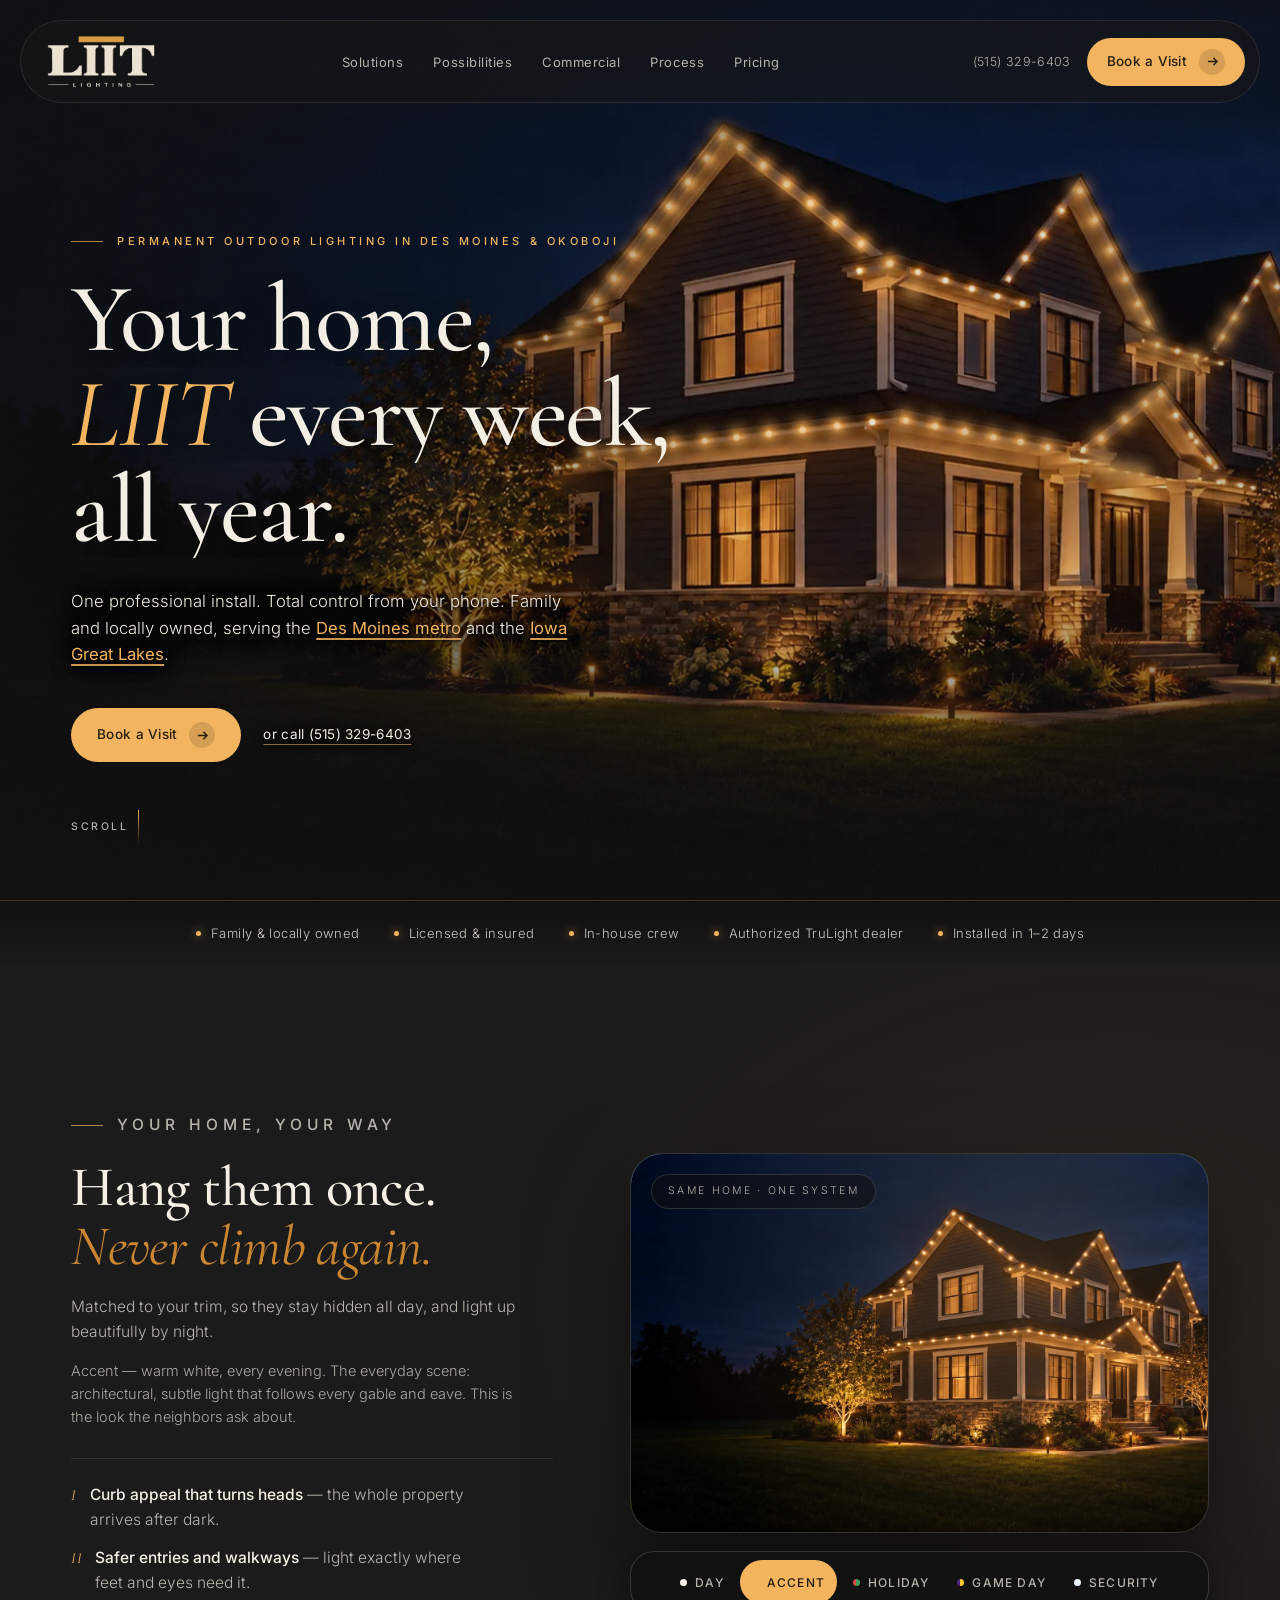
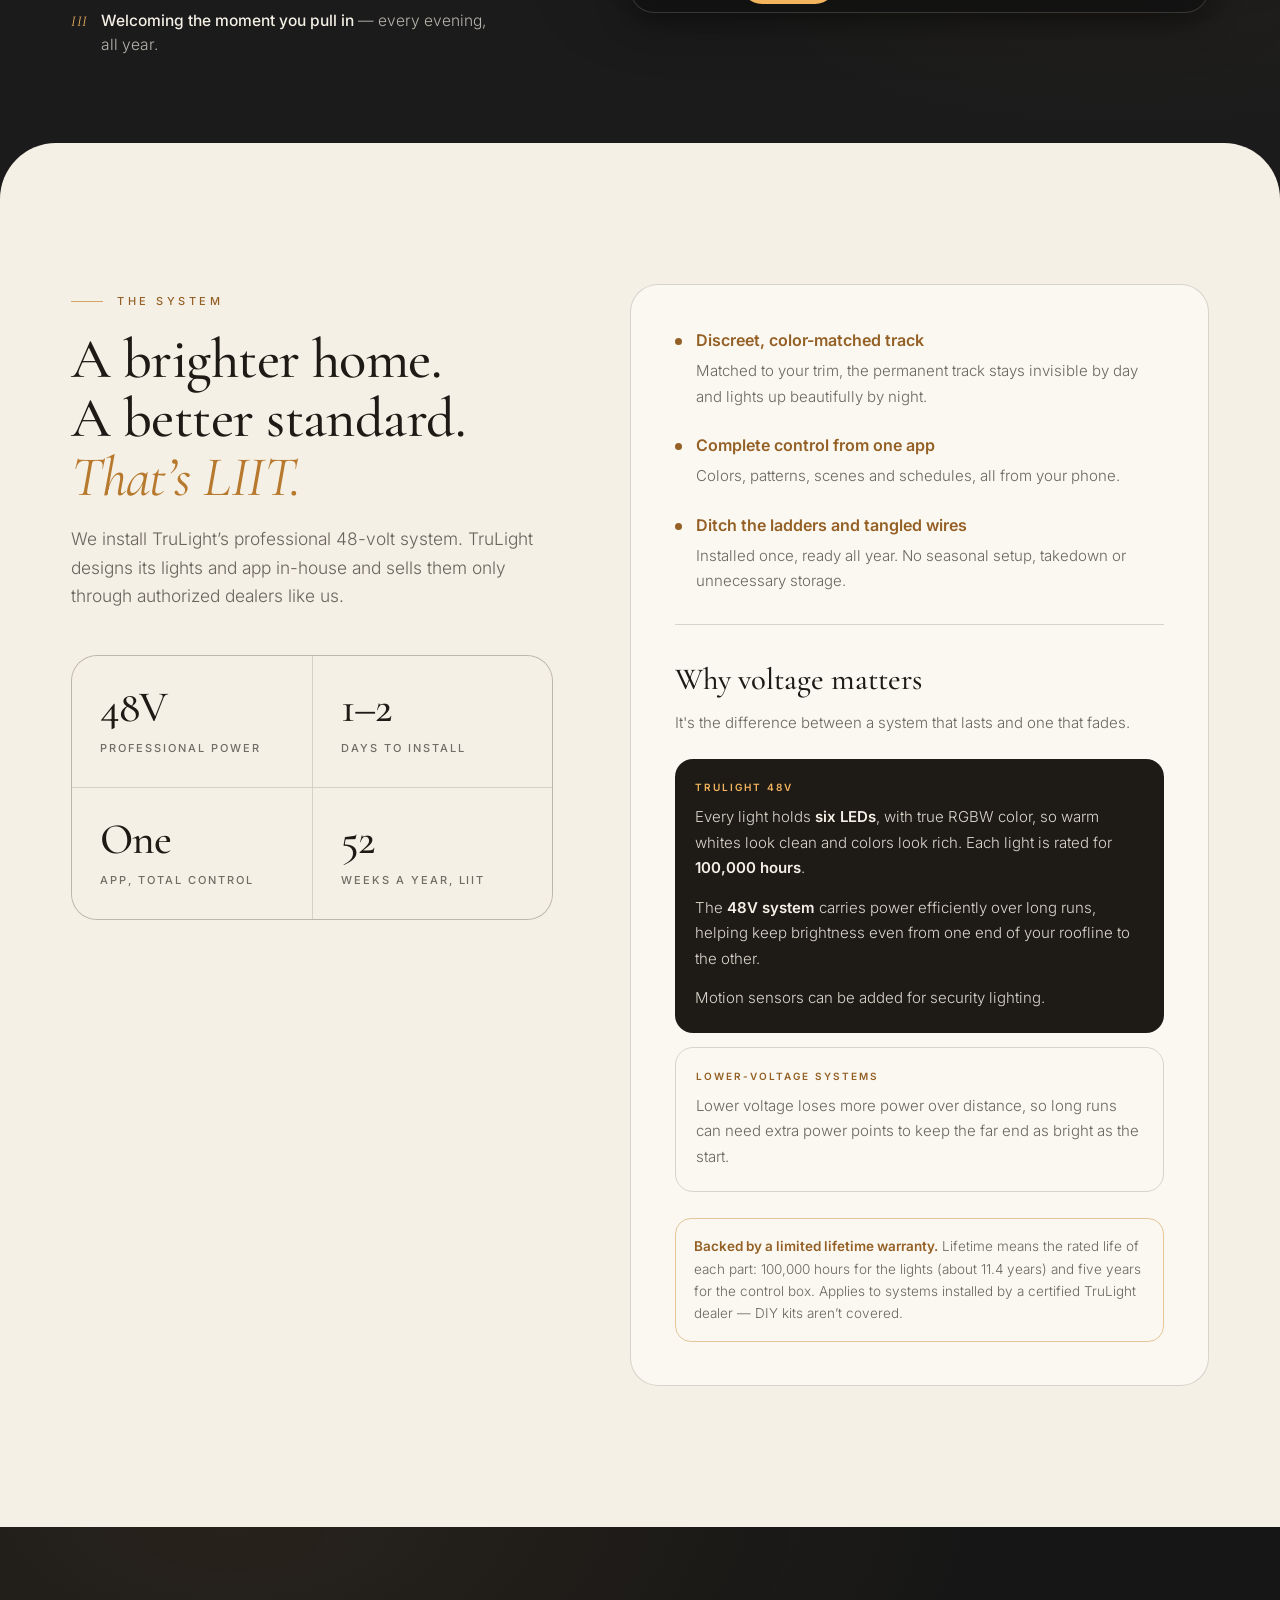
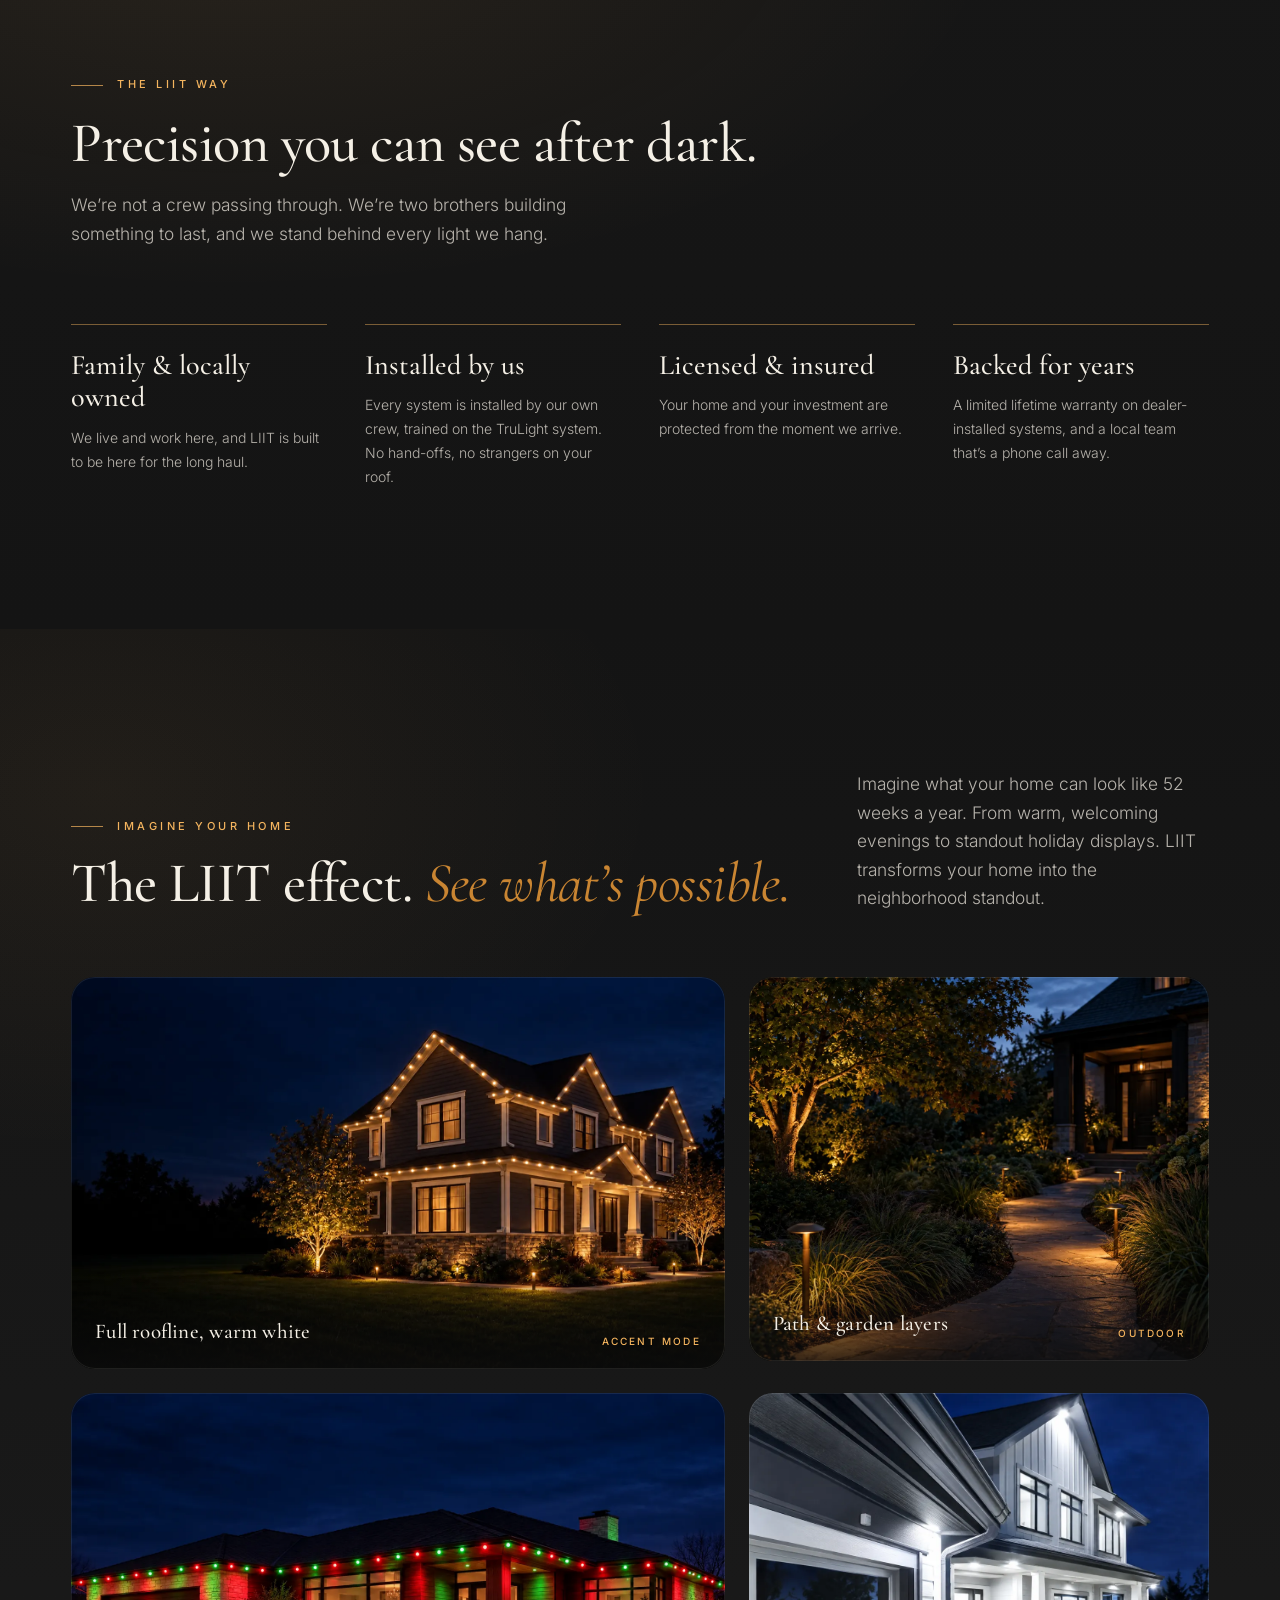
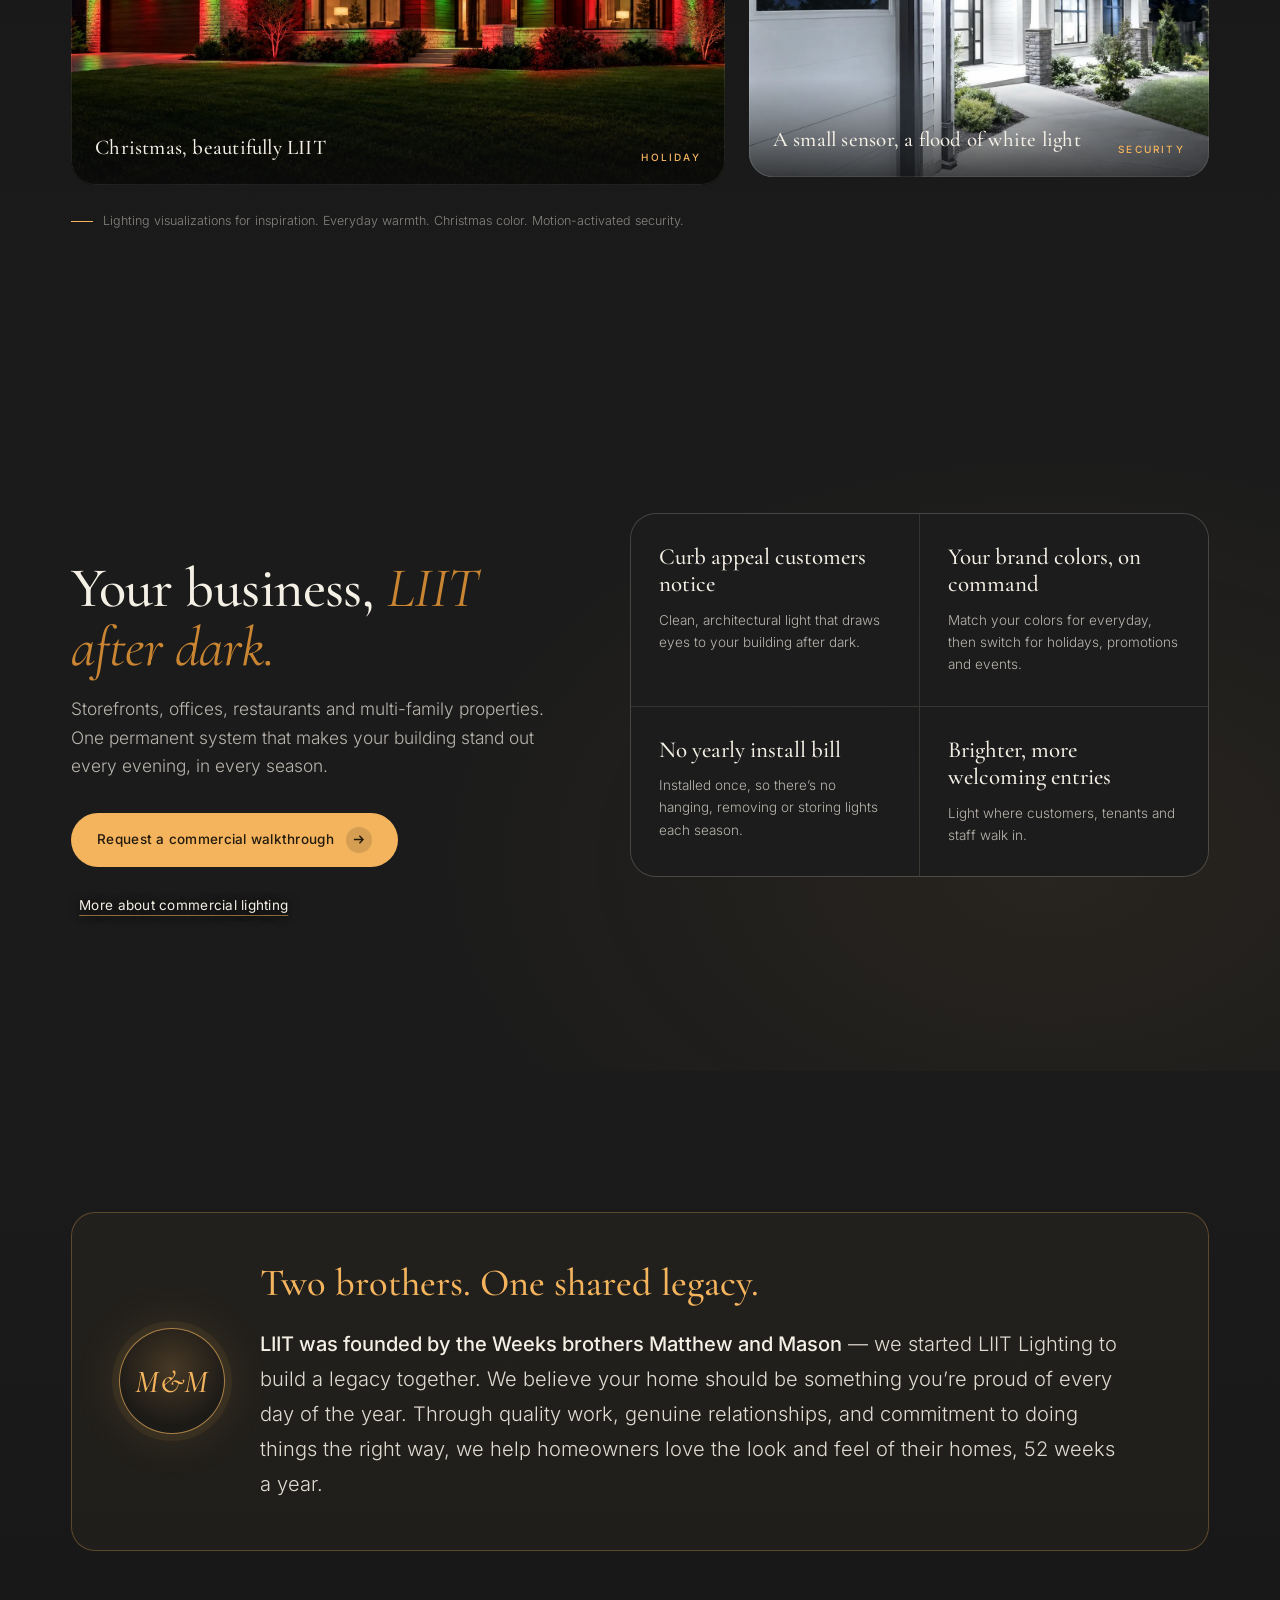
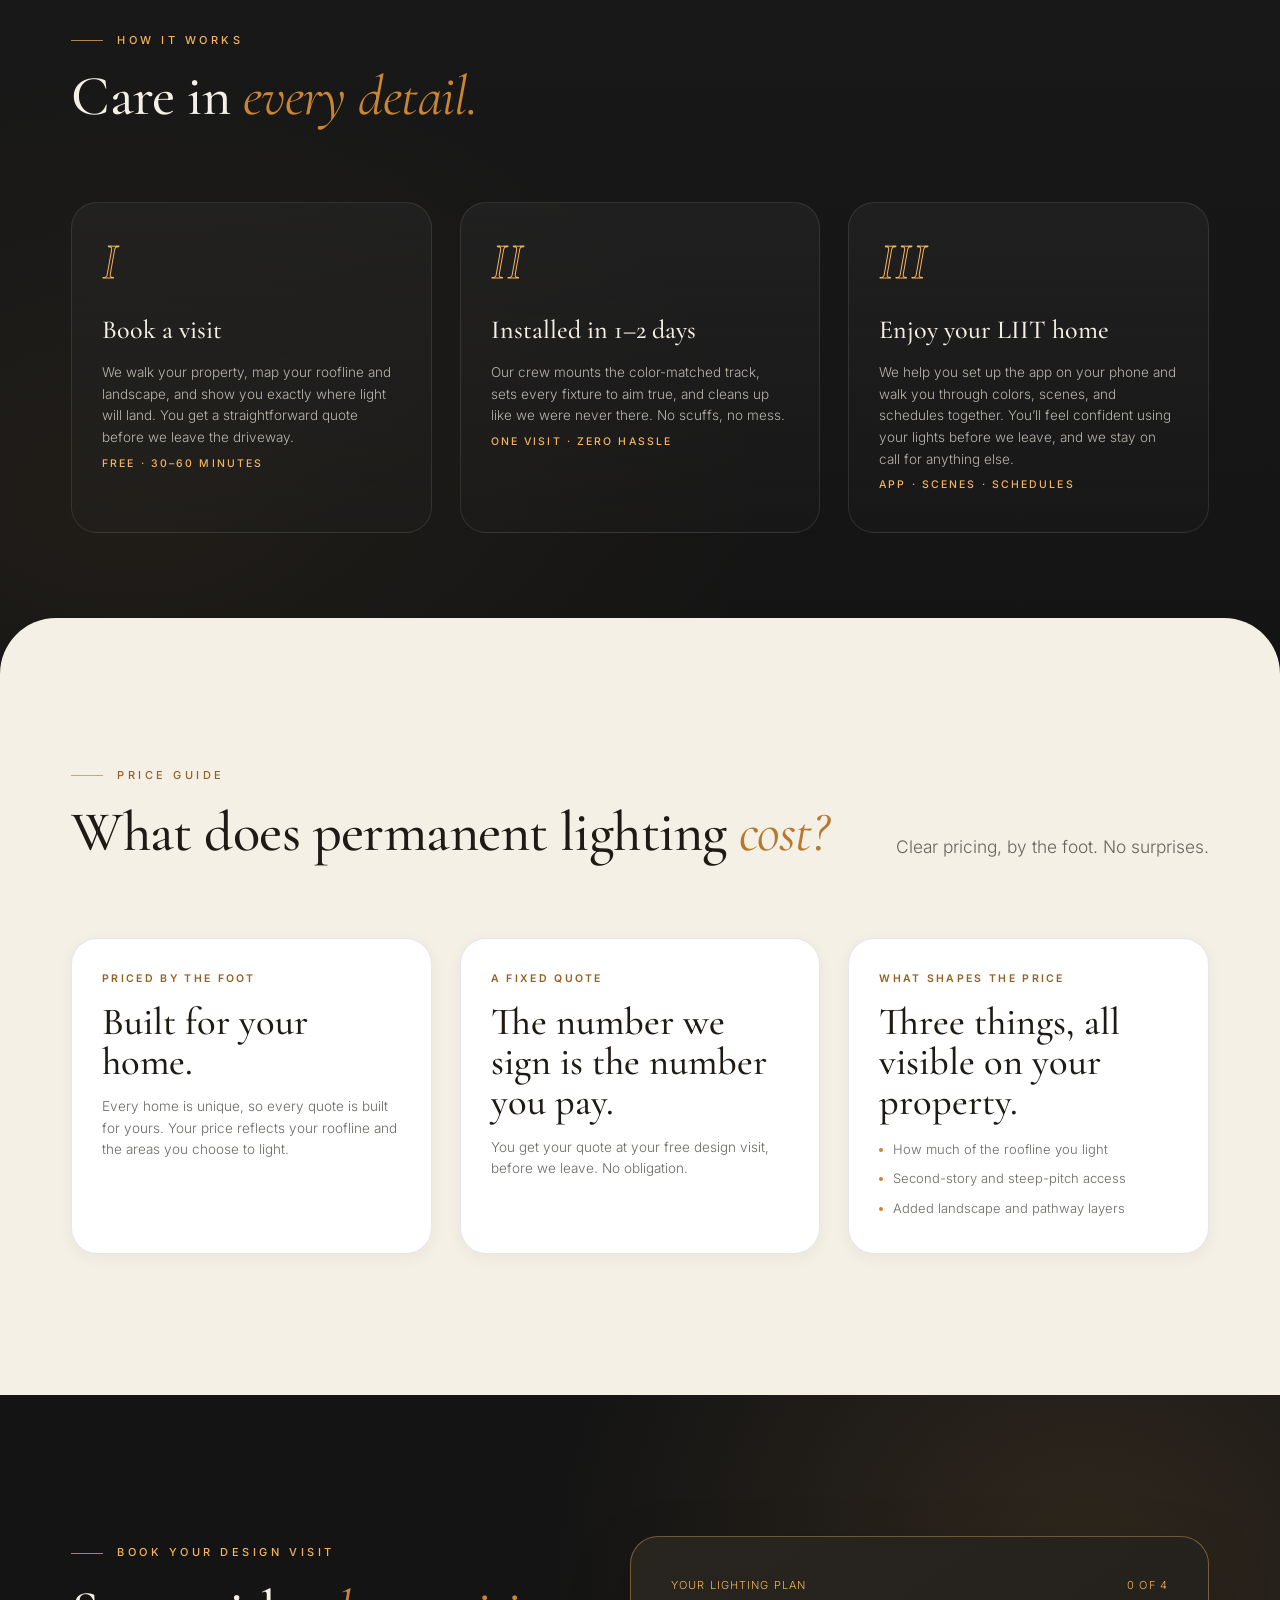
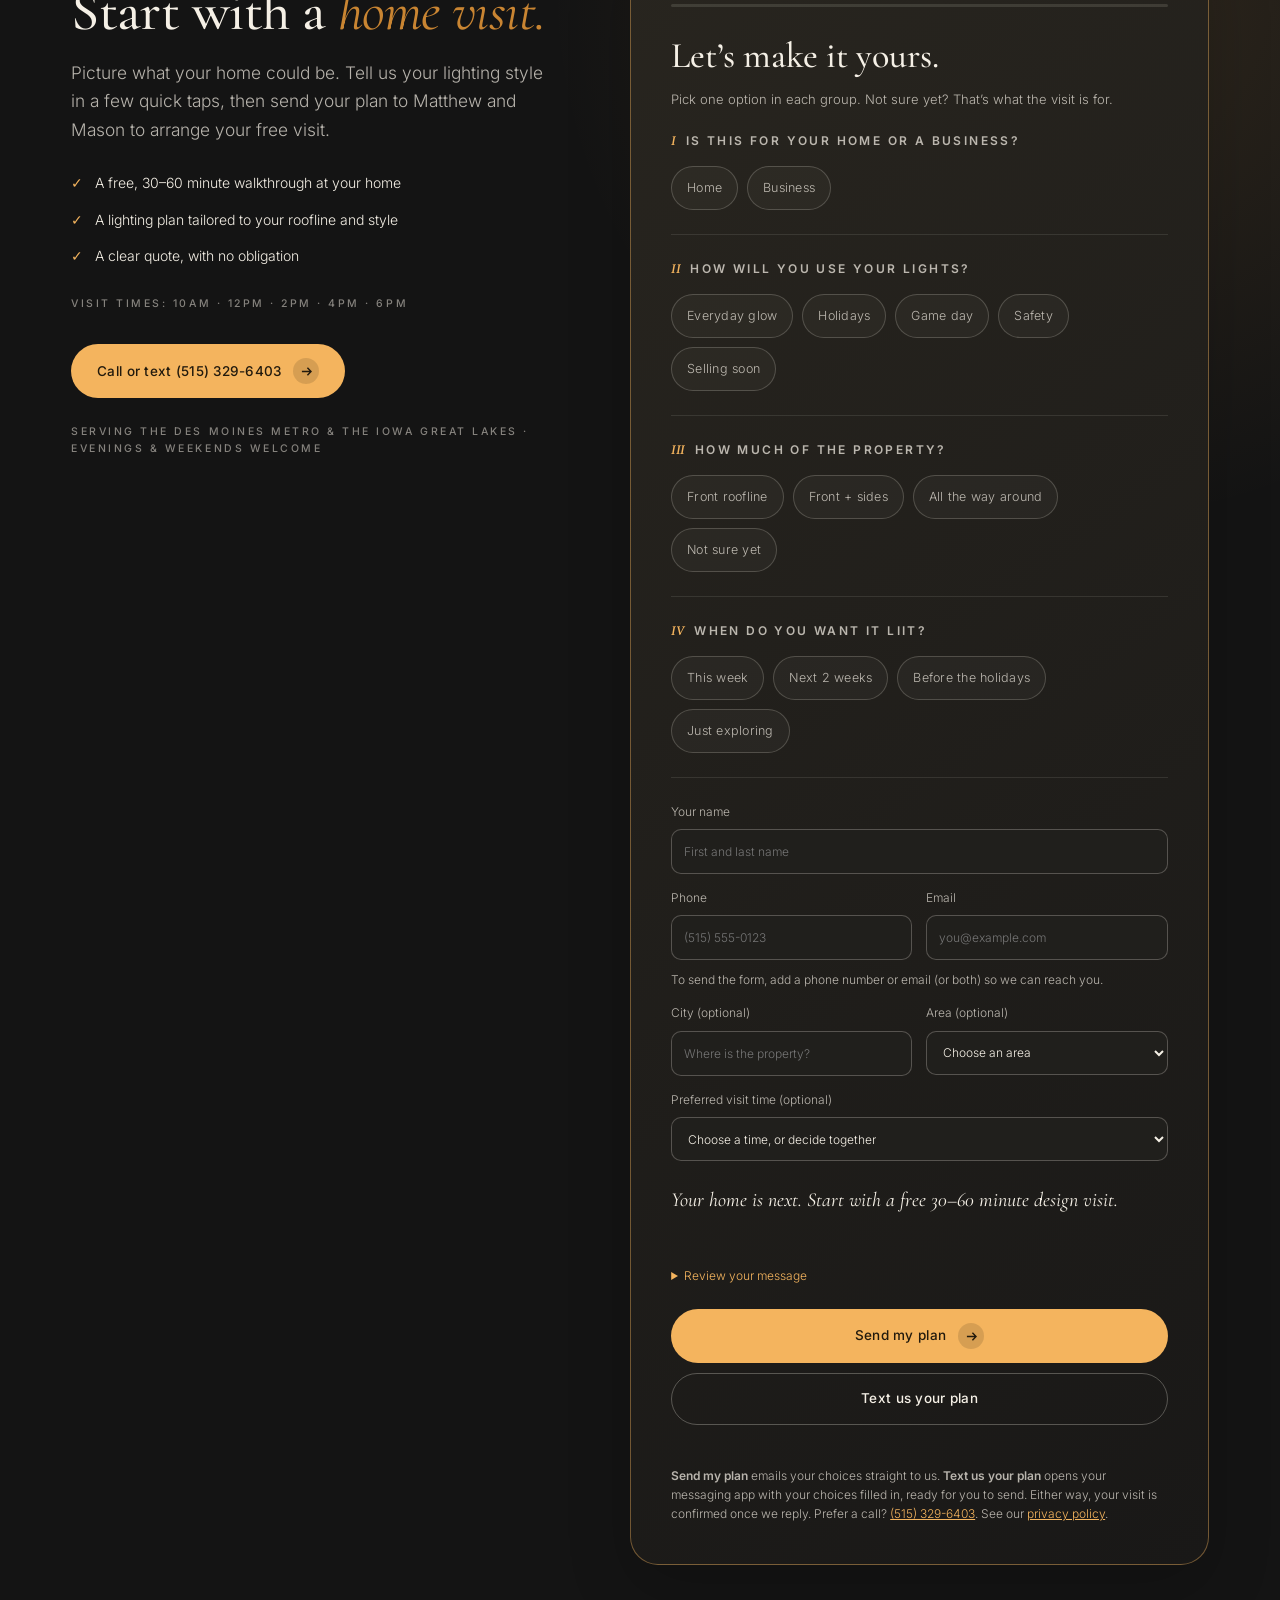
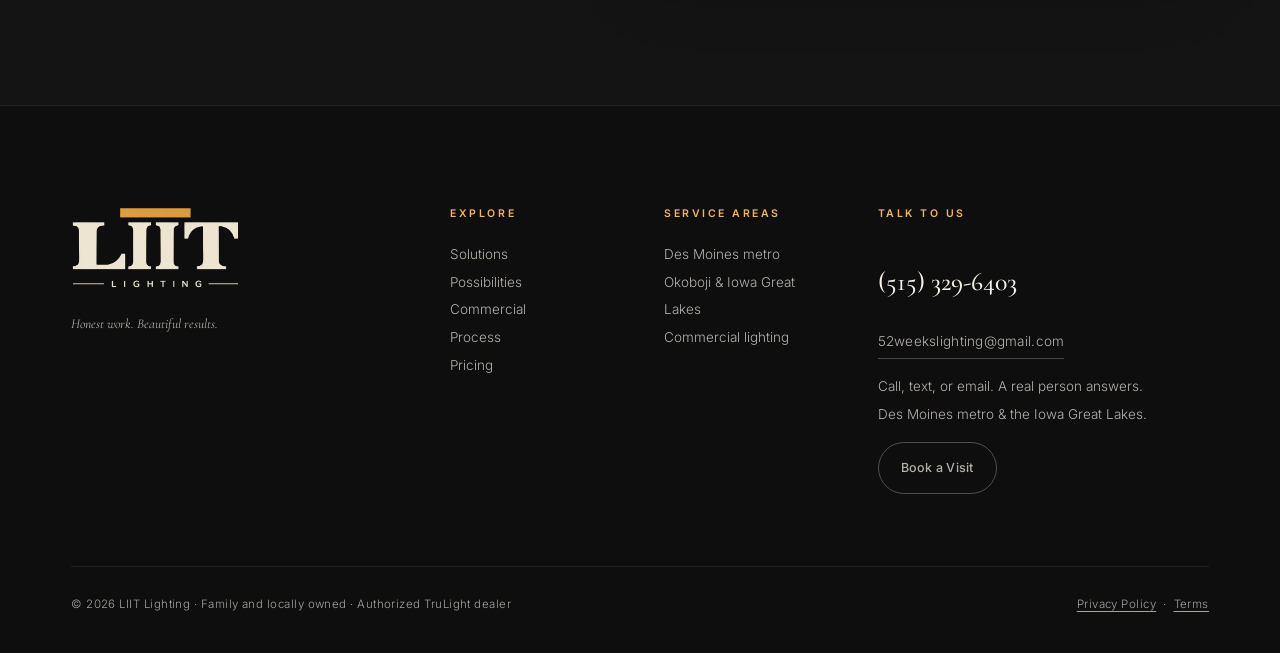
<file: index.html>
<!DOCTYPE html>
<html lang="en">
<head>
<meta charset="UTF-8">
<meta name="viewport" content="width=device-width, initial-scale=1.0">
<title>LIIT Lighting | Permanent Outdoor Lighting in Des Moines &amp; Okoboji</title>
<meta name="description" content="Family and locally owned permanent outdoor lighting for homes and businesses in the Des Moines metro and the Iowa Great Lakes. Book a free design visit.">
<link rel="canonical" href="https://liitlighting.com/">
<meta name="robots" content="index, follow">
<meta name="theme-color" content="#141414">
<meta property="og:type" content="website">
<meta property="og:site_name" content="LIIT Lighting">
<meta property="og:url" content="https://liitlighting.com/">
<meta property="og:title" content="LIIT Lighting | Your home, LIIT every week, all year.">
<meta property="og:description" content="Permanent outdoor lighting, professionally installed across the Des Moines metro and the Iowa Great Lakes. Hang them once. Never climb again.">
<meta property="og:image" content="https://liitlighting.com/img/og-card.jpg">
<meta property="og:image:type" content="image/jpeg">
<meta property="og:image:width" content="1200">
<meta property="og:image:height" content="630">
<meta property="og:image:alt" content="LIIT Lighting logo over a home with warm white roofline lights at dusk">
<meta name="twitter:card" content="summary_large_image">
<meta name="twitter:title" content="LIIT Lighting | Your home, LIIT every week, all year.">
<meta name="twitter:description" content="Permanent outdoor lighting, professionally installed across the Des Moines metro and the Iowa Great Lakes.">
<meta name="twitter:image" content="https://liitlighting.com/img/og-card.jpg">
<script type="application/ld+json">
{
  "@context": "https://schema.org",
  "@type": "HomeAndConstructionBusiness",
  "@id": "https://liitlighting.com/#business",
  "name": "LIIT Lighting",
  "url": "https://liitlighting.com/",
  "telephone": "+1-515-329-6403",
  "email": "52weekslighting@gmail.com",
  "description": "Family and locally owned permanent outdoor lighting design and installation for residential and commercial properties in the Des Moines metro and the Iowa Great Lakes.",
  "areaServed": [
    {"@type": "Place", "name": "Des Moines metropolitan area, Iowa"},
    {"@type": "Place", "name": "Okoboji and the Iowa Great Lakes, Iowa"}
  ],
  "image": "https://liitlighting.com/img/og-card.jpg",
  "logo": "https://liitlighting.com/img/liit-logo.png",
  "founder": [
    {"@type": "Person", "name": "Matthew Weeks"},
    {"@type": "Person", "name": "Mason Weeks"}
  ]
}
</script>
<link rel="icon" type="image/png" sizes="64x64" href="img/liit-favicon.png">
<link rel="apple-touch-icon" sizes="180x180" href="img/liit-apple-touch.png">
<link rel="preload" href="fonts/co3bmX5slCNuHLi8bLeY9MK7whWMhyjYqXtK.woff2" as="font" type="font/woff2" crossorigin>
<link rel="preload" href="fonts/co3ZmX5slCNuHLi8bLeY9MK7whWMhyjYrEtImSo.woff2" as="font" type="font/woff2" crossorigin>
<link rel="preload" href="fonts/UcC73FwrK3iLTeHuS_nVMrMxCp50SjIa1ZL7.woff2" as="font" type="font/woff2" crossorigin>
<link href="fonts/site-fonts.css" rel="stylesheet">
<link href="css/site.css?v=20261107b" rel="stylesheet">
</head>
<body>
<div class="grain" aria-hidden="true"></div>

<!-- ============ NAV ============ -->
<header class="nav" id="nav">
  <a href="#top" class="logo" aria-label="LIIT Lighting home"><img src="img/liit-logo.webp" alt="LIIT Lighting" width="580" height="285" decoding="async"></a>
  <nav aria-label="Main">
    <ul class="nav-links">
      <li><a href="#whatyouget">Solutions</a></li>
      <li><a href="#work">Possibilities</a></li>
      <li><a href="commercial.html">Commercial</a></li>
      <li><a href="#process">Process</a></li>
      <li><a href="#pricing">Pricing</a></li>
    </ul>
  </nav>
  <div class="nav-cta">
    <a class="nav-phone" href="tel:+15153296403">(515) 329-6403</a>
    <a class="btn btn-gold" href="#book" style="padding:11px 20px">Book a Visit
      <span class="arr" aria-hidden="true"><svg viewBox="0 0 12 12" fill="none"><path d="M1 6h10M7 2l4 4-4 4" stroke="currentColor" stroke-width="1.6"/></svg></span>
    </a>
    <button class="burger" id="burger" aria-expanded="false" aria-label="Open menu"><span></span><span></span></button>
  </div>
</header>

<!-- mobile menu -->
<div id="mmenu" style="position:fixed;inset:0;z-index:90;background:rgba(14,14,14,.96);backdrop-filter:blur(20px);display:flex;align-items:center;justify-content:center;opacity:0;pointer-events:none;transition:opacity .4s ease">
  <nav aria-label="Mobile">
    <ul style="list-style:none;text-align:center;display:flex;flex-direction:column;gap:8px">
      <li><a href="#whatyouget" style="font-family:var(--serif);font-size:34px;font-weight:500">Solutions</a></li>
      <li><a href="#work" style="font-family:var(--serif);font-size:34px;font-weight:500">Possibilities</a></li>
      <li><a href="commercial.html" style="font-family:var(--serif);font-size:34px;font-weight:500">Commercial</a></li>
      <li><a href="#process" style="font-family:var(--serif);font-size:34px;font-weight:500">Process</a></li>
      <li><a href="#pricing" style="font-family:var(--serif);font-size:34px;font-weight:500">Pricing</a></li>
      <li style="margin-top:18px"><a class="btn btn-gold" href="#book">Book a Visit</a></li>
      <li style="margin-top:10px"><a class="btn btn-ghost" href="tel:+15153296403">Call (515) 329-6403</a></li>
    </ul>
  </nav>
</div>

<!-- ============ HERO ============ -->
<section class="hero" id="top">
  <div class="hero-media" id="heroMedia">
    <svg viewBox="0 0 1671 942" preserveAspectRatio="xMidYMid slice" role="img" aria-label="A two-story home at dusk with warm bulb lights spaced along every eave and gable, uplit trees, and a glowing pathway" id="heroArt">
      <defs>
        <filter id="bulbGlow" x="-120%" y="-120%" width="340%" height="340%">
          <feGaussianBlur stdDeviation="7"/>
        </filter>
      </defs>
      <image href="img/hero-night.webp" x="0" y="0" width="1671" height="942" preserveAspectRatio="xMidYMid slice" id="heroImg"/>
      <g id="lightDots" filter="url(#bulbGlow)"></g>
    </svg>
    <div class="hero-dusk" id="heroDusk" aria-hidden="true"></div>
  </div>
  <div class="hero-scrim" aria-hidden="true"></div>
  <div class="hero-body">
    <div>
      <h1 class="eyebrow hero-eyebrow">Permanent Outdoor Lighting in Des Moines &amp; Okoboji</h1>
      <p class="h-display hero-title" id="heroTitle">
        <span class="ln"><span>Your home,</span></span>
        <span class="ln"><span><em><span aria-hidden="true">LIIT</span><span class="sr-only">lit</span></em> every week,</span></span>
        <span class="ln"><span>all year.</span></span>
      </p>
      <p class="hero-sub">One professional install. Total control from your phone. Family and locally owned, serving the <a class="hero-area" href="des-moines.html">Des Moines metro</a> and the <a class="hero-area" href="okoboji.html">Iowa Great Lakes</a>.</p>
      <div class="hero-actions">
        <a class="btn btn-gold" href="#book">Book a Visit
          <span class="arr" aria-hidden="true"><svg viewBox="0 0 12 12" fill="none"><path d="M1 6h10M7 2l4 4-4 4" stroke="currentColor" stroke-width="1.6"/></svg></span>
        </a>
        <a class="btn btn-quiet" href="tel:+15153296403">or call (515) 329-6403</a>
      </div>
      <div class="hero-foot">
        <div class="scroll-cue" aria-hidden="true"><span>Scroll</span><span class="tick"></span></div>
      </div>
    </div>
  </div>
</section>

<!-- ============ TRUST STRIP ============ -->
<div class="trust-strip">
  <ul class="wrap" aria-label="Why homeowners trust LIIT">
    <li>Family &amp; locally owned</li>
    <li>Licensed &amp; insured</li>
    <li>In-house crew</li>
    <li>Authorized TruLight dealer</li>
    <li>Installed in 1–2 days</li>
  </ul>
</div>

<!-- ============ WHAT YOU GET ============ -->
<section class="section flip" id="whatyouget">
  <div class="wrap">
    <div class="flip-copy">
      <p class="eyebrow rv">Your home, your way</p>
      <h2 class="h-section rv rv-d1">Hang them once. <em>Never climb again.</em></h2>
      <p class="lede rv rv-d2" style="margin:0 0 14px">Matched to your trim, so they stay hidden all day, and light up beautifully by night.</p>
      <p class="rv rv-d2" id="modeDesc" style="min-height:4.6em;font-size:14.5px;opacity:.92">The before: by day, the track disappears into your trim — no clips, no cords, nothing to see. Then the sun goes down.</p>
      <div class="mode-benefits rv rv-d3">
        <div class="mb"><span class="idx">I</span><p><b>Curb appeal that turns heads</b> — the whole property arrives after dark.</p></div>
        <div class="mb"><span class="idx">II</span><p><b>Safer entries and walkways</b> — light exactly where feet and eyes need it.</p></div>
        <div class="mb"><span class="idx">III</span><p><b>Welcoming the moment you pull in</b> — every evening, all year.</p></div>
      </div>
    </div>
    <div class="flip-visual rv rv-d2">
    <div class="flip-stage" id="modeStage">
      <div class="layer" data-mode="day">
        <img src="img/hero-day.webp" alt="The home in late-afternoon daylight, before the lights are switched on" decoding="async" loading="lazy">
      </div>
      <div class="layer" data-mode="accent">
        <img src="img/hero-night.webp" alt="The home at night with warm white accent bulbs spaced along every eave and gable" decoding="async" loading="lazy">
      </div>
      <div class="layer" data-mode="holiday">
        <img src="img/mode-holiday.webp" alt="The same home with red and green Christmas bulbs alternating along the roofline" decoding="async" loading="lazy">
      </div>
      <div class="layer" data-mode="gameday">
        <img src="img/mode-gameday.webp" alt="The same home with purple and yellow bulbs along the roofline for game day" decoding="async" loading="lazy">
      </div>
      <div class="layer" data-mode="security">
        <img src="img/mode-security.webp" alt="The same home in security mode with bright white light washing the entry and walkway" decoding="async" loading="lazy">
      </div>
      <div class="sweep" aria-hidden="true"></div>
      <span class="flip-tag">Same home · One system</span>
    </div>
      <div class="flip-toggle" role="group" aria-label="Lighting modes">
        <button type="button" data-mode="day" aria-pressed="true"><span class="dot" style="background:#F5F0E6"></span>Day</button>
        <button type="button" data-mode="accent" aria-pressed="false"><span class="dot" style="background:#F4B45E"></span>Accent</button>
        <button type="button" data-mode="holiday" aria-pressed="false"><span class="dot" style="background:linear-gradient(90deg,#E04B4B 50%,#3F9D5A 50%)"></span>Holiday</button>
        <button type="button" data-mode="gameday" aria-pressed="false"><span class="dot" style="background:linear-gradient(90deg,#4F2683 50%,#FFC62F 50%)"></span>Game Day</button>
        <button type="button" data-mode="security" aria-pressed="false"><span class="dot" style="background:#EAF2FF"></span>Security</button>
      </div>
    </div>
  </div>
</section>

<!-- ============ WHY / TECH (paper) ============ -->
<section class="section why on-paper sheet" id="why">
  <div class="wrap">
    <div class="why-left">
      <p class="eyebrow rv">The system</p>
      <h2 class="h-section rv rv-d1" style="margin:20px 0 18px">A brighter home.<br>A better standard.<br><em>That’s LIIT.</em></h2>
      <p class="lede rv rv-d2">We install TruLight&rsquo;s professional 48-volt system. TruLight designs its lights and app in-house and sells them only through authorized dealers like us.</p>
      <div class="why-stats">
        <div class="stat rv"><b>48V</b><span>Professional power</span></div>
        <div class="stat rv rv-d1"><b>1–2</b><span>Days to install</span></div>
        <div class="stat rv rv-d2"><b>One</b><span>App, total control</span></div>
        <div class="stat rv rv-d3"><b>52</b><span>Weeks a year, LIIT</span></div>
      </div>
    </div>
    <div class="volt rv rv-d1">
      <ul class="volt-points">
        <li><b>Discreet, color-matched track</b><span>Matched to your trim, the permanent track stays invisible by day and lights up beautifully by night.</span></li>
        <li><b>Complete control from one app</b><span>Colors, patterns, scenes and schedules, all from your phone.</span></li>
        <li><b>Ditch the ladders and tangled wires</b><span>Installed once, ready all year. No seasonal setup, takedown or unnecessary storage.</span></li>
      </ul>
      <h3>Why voltage matters</h3>
      <p class="sub">It's the difference between a system that lasts and one that fades.</p>
      <div class="volt-row">
        <div class="volt-card good">
          <span class="tag">TruLight 48V</span>
          <p>Every light holds <strong>six LEDs</strong>, with true RGBW color, so warm whites look clean and colors look rich. Each light is rated for <strong>100,000 hours</strong>.</p>
          <p>The <strong>48V system</strong> carries power efficiently over long runs, helping keep brightness even from one end of your roofline to the other.</p>
          <p>Motion sensors can be added for security lighting.</p>
        </div>
        <div class="volt-card bad">
          <span class="tag">Lower-voltage systems</span>
          Lower voltage loses more power over distance, so long runs can need extra power points to keep the far end as bright as the start.
        </div>
      </div>
      <div class="warranty">
        <b>Backed by a limited lifetime warranty.</b> Lifetime means the rated life of each part: 100,000 hours for the lights (about 11.4 years) and five years for the control box. Applies to systems installed by a certified TruLight dealer — DIY kits aren&rsquo;t covered.
      </div>
    </div>
  </div>
</section>

<!-- ============ THE LIIT WAY ============ -->
<section class="section liit-way" id="liitway">
  <div class="wrap">
    <div class="way-head">
      <p class="eyebrow rv">The LIIT Way</p>
      <h2 class="h-section rv rv-d1">Precision you can see after dark.</h2>
      <p class="lede rv rv-d2">We&rsquo;re not a crew passing through. We&rsquo;re two brothers building something to last, and we stand behind every light we hang.</p>
    </div>
    <ul class="way-grid">
      <li class="rv"><h3>Family &amp; locally owned</h3><p>We live and work here, and LIIT is built to be here for the long haul.</p></li>
      <li class="rv rv-d1"><h3>Installed by us</h3><p>Every system is installed by our own crew, trained on the TruLight system. No hand-offs, no strangers on your roof.</p></li>
      <li class="rv rv-d2"><h3>Licensed &amp; insured</h3><p>Your home and your investment are protected from the moment we arrive.</p></li>
      <li class="rv rv-d3"><h3>Backed for years</h3><p>A limited lifetime warranty on dealer-installed systems, and a local team that&rsquo;s a phone call away.</p></li>
    </ul>
  </div>
</section>

<!-- ============ WORK GALLERY ============ -->
<section class="section" id="work">
  <div class="wrap">
    <div class="gal-head">
      <div>
        <p class="eyebrow rv">Imagine your home</p>
        <h2 class="h-section rv rv-d1" style="margin-top:18px">The LIIT effect. <em>See what&rsquo;s possible.</em></h2>
      </div>
      <p class="lede rv rv-d2" style="max-width:22rem">Imagine what your home can look like 52 weeks a year. From warm, welcoming evenings to standout holiday displays. LIIT transforms your home into the neighborhood standout.</p>
    </div>
    <div class="gal-grid">
      <figure class="gal-item g1 rv">
        <img src="img/hero-night.webp" alt="Visualization of a two-story craftsman home with full warm roofline lighting and uplit trees" loading="lazy" decoding="async">
        <figcaption class="cap"><b>Full roofline, warm white</b><span>Accent mode</span></figcaption>
      </figure>
      <figure class="gal-item g3 rv">
        <img src="img/pathway.webp" alt="Flagstone walkway edged by warm path lights at dusk" loading="lazy" decoding="async">
        <figcaption class="cap"><b>Path &amp; garden layers</b><span>Outdoor</span></figcaption>
      </figure>
      <figure class="gal-item g2 rv">
        <img src="img/christmas-festive.webp" alt="Bright individual red and green Christmas roofline lights illuminate the stone and wood facade of a single-story home" loading="lazy" decoding="async">
        <figcaption class="cap"><b>Christmas, beautifully LIIT</b><span>Holiday</span></figcaption>
      </figure>
      <figure class="gal-item g4 rv rv-d1">
        <img src="img/security.webp" alt="A small discreet motion sensor on the trim of a home flooded in bright white security light at night" loading="lazy" decoding="async">
        <figcaption class="cap"><b>A small sensor, a flood of white light</b><span>Security</span></figcaption>
      </figure>
    </div>
    <p class="gal-note">Lighting visualizations for inspiration. Everyday warmth. Christmas color. Motion-activated security.</p>
  </div>
</section>

<!-- ============ COMMERCIAL ============ -->
<section class="section commercial" id="commercial">
  <div class="wrap">
    <div class="com-grid">
      <div>
        <p class="eyebrow rv">Commercial</p>
        <h2 class="h-section rv rv-d1" style="margin:20px 0 18px">Your business, <em>LIIT after dark.</em></h2>
        <p class="lede rv rv-d2">Storefronts, offices, restaurants and multi-family properties. One permanent system that makes your building stand out every evening, in every season.</p>
        <div class="hero-actions rv rv-d3" style="margin-top:32px">
          <a class="btn btn-gold" href="#book" data-preset="Business">Request a commercial walkthrough
            <span class="arr" aria-hidden="true"><svg viewBox="0 0 12 12" fill="none"><path d="M1 6h10M7 2l4 4-4 4" stroke="currentColor" stroke-width="1.6"/></svg></span>
          </a>
          <a class="btn btn-quiet" href="commercial.html">More about commercial lighting</a>
        </div>
      </div>
      <ul class="com-points">
        <li class="rv"><b>Curb appeal customers notice</b><span>Clean, architectural light that draws eyes to your building after dark.</span></li>
        <li class="rv rv-d1"><b>Your brand colors, on command</b><span>Match your colors for everyday, then switch for holidays, promotions and events.</span></li>
        <li class="rv rv-d2"><b>No yearly install bill</b><span>Installed once, so there&rsquo;s no hanging, removing or storing lights each season.</span></li>
        <li class="rv rv-d3"><b>Brighter, more welcoming entries</b><span>Light where customers, tenants and staff walk in.</span></li>
      </ul>
    </div>
  </div>
</section>

<!-- ============ PROCESS ============ -->
<section class="section" id="process">
  <div class="wrap">
    <div class="founders rv">
      <!-- To add your photo later: replace the M&amp;M text with <img src="img/founders.webp" alt="Matthew and Mason Weeks"> -->
      <span class="mark" aria-hidden="true">M&amp;M</span>
      <div class="founders-copy">
        <h3>Two brothers. One shared legacy.</h3>
        <p><b>LIIT was founded by the Weeks brothers Matthew and Mason</b> — we started LIIT Lighting to build a legacy together. We believe your home should be something you&rsquo;re proud of every day of the year. Through quality work, genuine relationships, and commitment to doing things the right way, we help homeowners love the look and feel of their homes, 52 weeks a year.</p>
      </div>
    </div>
    <div class="svc-head">
      <div>
        <p class="eyebrow rv">How it works</p>
        <h2 class="h-section rv rv-d1" style="margin-top:18px">Care in <em>every detail.</em></h2>
      </div>
    </div>
    <div class="proc-grid">
      <article class="proc rv">
        <div class="num">I</div>
        <h3>Book a visit</h3>
        <p>We walk your property, map your roofline and landscape, and show you exactly where light will land. You get a straightforward quote before we leave the driveway.</p>
        <span class="dur">Free · 30–60 minutes</span>
      </article>
      <article class="proc rv rv-d1">
        <div class="num">II</div>
        <h3>Installed in 1–2 days</h3>
        <p>Our crew mounts the color-matched track, sets every fixture to aim true, and cleans up like we were never there. No scuffs, no mess.</p>
        <span class="dur">One visit · Zero hassle</span>
      </article>
      <article class="proc rv rv-d2">
        <div class="num">III</div>
        <h3>Enjoy your <span aria-hidden="true">LIIT</span><span class="sr-only">lit</span> home</h3>
        <p>We help you set up the app on your phone and walk you through colors, scenes, and schedules together. You&rsquo;ll feel confident using your lights before we leave, and we stay on call for anything else.</p>
        <span class="dur">App · Scenes · Schedules</span>
      </article>
    </div>
  </div>
</section>

<!-- ============ PRICING (paper) ============ -->
<section class="section on-paper sheet" id="pricing">
  <div class="wrap">
    <div class="svc-head">
      <div>
        <p class="eyebrow rv">Price guide</p>
        <h2 class="h-section rv rv-d1" style="margin-top:18px">What does permanent lighting <em>cost?</em></h2>
      </div>
      <p class="lede rv rv-d2" style="max-width:24rem">Clear pricing, by the foot. No surprises.</p>
    </div>
    <div class="price-grid">
      <div class="price rv">
        <span class="lbl">Priced by the foot</span>
        <span class="big">Built for your home.</span>
        <p>Every home is unique, so every quote is built for yours. Your price reflects your roofline and the areas you choose to light.</p>
      </div>
      <div class="price rv rv-d1">
        <span class="lbl">A fixed quote</span>
        <span class="big">The number we sign is the number you pay.</span>
        <p>You get your quote at your free design visit, before we leave. No obligation.</p>
      </div>
      <div class="price rv rv-d2">
        <span class="lbl">What shapes the price</span>
        <span class="big">Three things, all visible on your property.</span>
        <ul>
          <li>How much of the roofline you light</li>
          <li>Second-story and steep-pitch access</li>
          <li>Added landscape and pathway layers</li>
        </ul>
      </div>
    </div>
  </div>
</section>

<!-- ============ BOOK / QUALIFIER ============ -->
<section class="section cta" id="book">
  <div class="wrap cta-grid">
    <div>
      <p class="eyebrow rv">Book your design visit</p>
      <h2 class="h-section rv rv-d1" style="margin:20px 0 18px">Start with a <em>home visit.</em></h2>
      <p class="lede rv rv-d2">Picture what your home could be. Tell us your lighting style in a few quick taps, then send your plan to Matthew and Mason to arrange your free visit.</p>
      <ul class="visit-benefits rv rv-d2">
        <li>A free, 30–60 minute walkthrough at your home</li>
        <li>A lighting plan tailored to your roofline and style</li>
        <li>A clear quote, with no obligation</li>
      </ul>
      <p class="micro rv rv-d2">Visit times: 10am · 12pm · 2pm · 4pm · 6pm</p>
      <div class="hero-actions rv rv-d3" style="margin-top:32px">
        <a class="btn btn-gold" href="tel:+15153296403">Call or text (515) 329-6403
          <span class="arr" aria-hidden="true"><svg viewBox="0 0 12 12" fill="none"><path d="M1 6h10M7 2l4 4-4 4" stroke="currentColor" stroke-width="1.6"/></svg></span>
        </a>
      </div>
      <p class="micro rv rv-d4" style="margin-top:26px">Serving the Des Moines metro &amp; the Iowa Great Lakes · Evenings &amp; weekends welcome</p>
    </div>
    <form class="booking-card rv rv-d2" id="planForm" action="contact.php" method="post" novalidate aria-label="Build your lighting plan">
      <div class="booking-progress"><span>Your lighting plan</span><span id="qProgress" aria-live="polite">0 of 4</span></div>
      <div class="progress-track" aria-hidden="true"><span id="qProgressBar"></span></div>
      <h3>Let&rsquo;s make it yours.</h3>
      <p class="booking-intro">Pick one option in each group. Not sure yet? That&rsquo;s what the visit is for.</p>
      <div class="q-step">
        <h4><span class="idx">I</span> Is this for your home or a business?</h4>
        <div class="chips" data-q="type">
          <button class="chip" type="button" aria-pressed="false">Home</button>
          <button class="chip" type="button" aria-pressed="false">Business</button>
        </div>
      </div>
      <div class="q-step">
        <h4><span class="idx">II</span> How will you use your lights?</h4>
        <div class="chips" data-q="use">
          <button class="chip" type="button" aria-pressed="false">Everyday glow</button>
          <button class="chip" type="button" aria-pressed="false">Holidays</button>
          <button class="chip" type="button" aria-pressed="false">Game day</button>
          <button class="chip" type="button" aria-pressed="false">Safety</button>
          <button class="chip" type="button" aria-pressed="false">Selling soon</button>
        </div>
      </div>
      <div class="q-step">
        <h4><span class="idx">III</span> How much of the property?</h4>
        <div class="chips" data-q="scope">
          <button class="chip" type="button" aria-pressed="false">Front roofline</button>
          <button class="chip" type="button" aria-pressed="false">Front + sides</button>
          <button class="chip" type="button" aria-pressed="false">All the way around</button>
          <button class="chip" type="button" aria-pressed="false">Not sure yet</button>
        </div>
      </div>
      <div class="q-step">
        <h4><span class="idx">IV</span> <span>When do you want it <span aria-hidden="true">LIIT</span><span class="sr-only">lit</span>?</span></h4>
        <div class="chips" data-q="when">
          <button class="chip" type="button" aria-pressed="false">This week</button>
          <button class="chip" type="button" aria-pressed="false">Next 2 weeks</button>
          <button class="chip" type="button" aria-pressed="false">Before the holidays</button>
          <button class="chip" type="button" aria-pressed="false">Just exploring</button>
        </div>
      </div>
      <input type="hidden" name="type" id="hType">
      <input type="hidden" name="use" id="hUse">
      <input type="hidden" name="scope" id="hScope">
      <input type="hidden" name="when" id="hWhen">
      <input type="hidden" name="ts" id="hTs">
      <div class="hp" aria-hidden="true">
        <label>Leave this field empty<input type="text" name="website" tabindex="-1" autocomplete="off"></label>
      </div>
      <div class="contact-details">
        <label class="contact-field full">Your name
          <input id="qName" name="name" autocomplete="name" maxlength="100" placeholder="First and last name" aria-describedby="qNameErr">
          <span class="field-err" id="qNameErr"></span>
        </label>
        <label class="contact-field">Phone
          <input id="qPhone" name="phone" type="tel" autocomplete="tel" inputmode="tel" maxlength="30" placeholder="(515) 555-0123" aria-describedby="qReachHint qPhoneErr">
          <span class="field-err" id="qPhoneErr"></span>
        </label>
        <label class="contact-field">Email
          <input id="qEmailField" name="email" type="email" autocomplete="email" maxlength="160" placeholder="you@example.com" aria-describedby="qReachHint qEmailErr">
          <span class="field-err" id="qEmailErr"></span>
        </label>
        <p class="field-hint full" id="qReachHint">To send the form, add a phone number or email (or both) so we can reach you.</p>
        <label class="contact-field">City (optional)
          <input id="qCity" name="city" autocomplete="address-level2" maxlength="100" placeholder="Where is the property?">
        </label>
        <label class="contact-field">Area (optional)
          <select id="qArea" name="area">
            <option value="">Choose an area</option>
            <option>Des Moines metro</option>
            <option>Iowa Great Lakes (Okoboji)</option>
            <option>Somewhere else in Iowa</option>
          </select>
        </label>
        <label class="contact-field full">Preferred visit time (optional)
          <select id="qVisit" name="visit">
            <option value="">Choose a time, or decide together</option>
            <option>10am</option><option>12pm</option><option>2pm</option><option>4pm</option><option>6pm</option>
          </select>
        </label>
      </div>
      <div class="q-out" id="qOut">
        <p class="line" id="qLine" aria-live="polite">Your home is next. Start with a free 30–60 minute design visit.</p>
        <details class="message-preview">
          <summary>Review your message</summary>
          <textarea id="qMessage" readonly aria-label="Your lighting inquiry">Hi LIIT! I'd like to schedule a free 30–60 minute design visit.</textarea>
        </details>
        <div class="send-actions">
          <button type="submit" class="btn btn-gold send-form" id="qSubmit">Send my plan
            <span class="arr" aria-hidden="true"><svg viewBox="0 0 12 12" fill="none"><path d="M1 6h10M7 2l4 4-4 4" stroke="currentColor" stroke-width="1.6"/></svg></span>
          </button>
          <a class="btn btn-ghost send-text" id="qText" href="sms:+15153296403?body=Hi%20LIIT!%20I%27d%20like%20to%20schedule%20a%20free%20design%20visit.">Text us your plan</a>
        </div>
        <p id="qContactStatus" class="contact-status" role="status" aria-live="polite"></p>
        <p class="booking-note"><b>Send my plan</b> emails your choices straight to us. <b>Text us your plan</b> opens your messaging app with your choices filled in, ready for you to send. Either way, your visit is confirmed once we reply. Prefer a call? <a href="tel:+15153296403" style="color:var(--gold);text-decoration:underline">(515) 329-6403</a>. See our <a href="privacy.html" style="color:var(--gold);text-decoration:underline">privacy policy</a>.</p>
      </div>
      <div class="q-done" id="qDone" hidden tabindex="-1">
        <h3>Your plan is on its way.</h3>
        <p>Thanks for reaching out. Matthew or Mason will get back to you shortly to set up your free design visit.</p>
        <p class="booking-note">Need us sooner? Call or text <a href="tel:+15153296403" style="color:var(--gold);text-decoration:underline">(515) 329-6403</a>.</p>
      </div>
    </form>
  </div>
</section>

<!-- ============ FOOTER ============ -->
<footer>
  <div class="wrap">
    <div class="foot-grid">
      <div>
        <a href="#top" class="logo" aria-label="LIIT Lighting home"><img src="img/liit-logo.webp" alt="LIIT Lighting" width="580" height="285" decoding="async" loading="lazy"></a>
        <p class="foot-tag">Honest work. Beautiful results.</p>
      </div>
      <div>
        <h5>Explore</h5>
        <a href="#whatyouget">Solutions</a><br>
        <a href="#work">Possibilities</a><br>
        <a href="commercial.html">Commercial</a><br>
        <a href="#process">Process</a><br>
        <a href="#pricing">Pricing</a>
      </div>
      <div>
        <h5>Service areas</h5>
        <a href="des-moines.html">Des Moines metro</a><br>
        <a href="okoboji.html">Okoboji &amp; Iowa Great Lakes</a><br>
        <a href="commercial.html">Commercial lighting</a>
      </div>
      <div class="foot-cta">
        <h5>Talk to us</h5>
        <a href="tel:+15153296403" style="font-family:var(--serif);font-size:26px;font-weight:500;color:var(--ivory)">(515) 329-6403</a>
        <a href="mailto:52weekslighting@gmail.com" style="display:inline-block;margin-top:6px;font-size:13.5px;letter-spacing:.02em;color:var(--ivory-dim);text-decoration:none;border-bottom:1px solid rgba(245,240,230,.25);padding-bottom:2px">52weekslighting@gmail.com</a>
        <p>Call, text, or email. A real person answers.<br>Des Moines metro &amp; the Iowa Great Lakes.</p>
        <a class="btn btn-ghost" href="#book" style="font-size:12.5px;padding:12px 22px">Book a Visit</a>
      </div>
    </div>
    <div class="foot-bottom">
      <p>© 2026 LIIT Lighting · Family and locally owned · Authorized TruLight dealer</p>
      <p><a href="privacy.html">Privacy Policy</a> &nbsp;·&nbsp; <a href="terms.html">Terms</a></p>
    </div>
  </div>
</footer>

<script>
(function(){
  "use strict";
  var reduce = window.matchMedia('(prefers-reduced-motion: reduce)').matches;

  /* hero art settle */
  var heroArt = document.getElementById('heroArt');
  var heroImgEl = document.getElementById('heroImg');
  var settled = false;
  function settle(){ if(settled) return; settled = true; heroArt.classList.add('loaded'); }
  if(heroImgEl.complete) settle();
  heroImgEl.addEventListener('load', settle);
  heroImgEl.addEventListener('error', settle);
  setTimeout(settle, 1800); /* fail-safe */

  /* signature moment: dusk lifts and the roofline lights up left to right, once.
     It starts on its own shortly after load; scrolling can only move it forward, never back. */
  var BULBS = [[764,351],[773,341],[783,474],[790,318],[810,295],[810,472],[829,270],[840,468],[847,246],[867,222],[870,465],[886,197],[903,462],[906,172],[920,148],[936,458],[939,160],[962,179],[968,454],[986,198],[1003,450],[1011,218],[1038,238],[1038,447],[1062,259],[1091,280],[1107,440],[1117,306],[1137,446],[1166,452],[1197,458],[1225,462],[1253,468],[1286,205],[1301,235],[1306,485],[1308,459],[1317,266],[1319,491],[1333,294],[1333,439],[1335,493],[1346,320],[1350,496],[1354,423],[1356,340],[1366,363],[1370,413],[1387,393],[1405,377],[1432,355],[1445,334]];
  var dotsGroup = document.getElementById('lightDots');
  var dusk = document.getElementById('heroDusk');
  var NS = 'http://www.w3.org/2000/svg';
  var dots = BULBS.slice().sort(function(a, b){ return a[0] - b[0]; }).map(function(b){
    var c = document.createElementNS(NS, 'circle');
    c.setAttribute('cx', b[0]); c.setAttribute('cy', b[1]); c.setAttribute('r', 7);
    c.setAttribute('fill', '#F4B45E'); c.setAttribute('class', 'glowdot'); c.setAttribute('opacity', '0.12');
    dotsGroup.appendChild(c);
    return { el: c, x: 0 };
  });
  var progress = 0, autoStart = null, finished = false;
  function measure(){
    var vw = window.innerWidth || 1;
    dots.forEach(function(d){ var r = d.el.getBoundingClientRect(); d.x = (r.left + r.width / 2) / vw; });
  }
  function paint(){
    var edge = -0.15 + progress * 1.3;                 /* where night has "arrived", 0–1 across the screen */
    dusk.style.transform = 'translate3d(' + (edge * 100 / 3).toFixed(3) + '%,0,0)';
    for(var k = 0; k < dots.length; k++){
      var lit = Math.max(0, Math.min(1, (edge - dots[k].x) / 0.05));
      var flare = (lit > 0 && lit < 1) ? Math.sin(lit * Math.PI) * 0.22 : 0;   /* a brief spark as each bulb ignites */
      dots[k].el.setAttribute('opacity', (0.12 + 0.6 * lit + flare).toFixed(3));
      dots[k].el.setAttribute('r', (7 + 3.5 * lit + flare * 6).toFixed(2));
    }
  }
  function ease(t){ return t < .5 ? 4 * t * t * t : 1 - Math.pow(-2 * t + 2, 3) / 2; }
  function loop(t){
    if(autoStart === null) autoStart = t;
    var p = Math.max(ease(Math.min(1, (t - autoStart) / 2800)), window.scrollY / (window.innerHeight * 0.6));
    if(p > progress) progress = Math.min(1, p);
    paint();
    if(progress >= 1){ finished = true; dusk.classList.remove('on'); return; }
    requestAnimationFrame(loop);
  }
  if(reduce){
    progress = 1; paint();
  } else {
    dusk.classList.add('on');
    var begin = function(){ measure(); requestAnimationFrame(loop); };
    var waitForArt = setInterval(function(){
      if(settled){ clearInterval(waitForArt); setTimeout(begin, 650); }
    }, 60);
    window.addEventListener('resize', function(){ if(!finished) measure(); }, {passive:true});
  }

  /* hero line rise */
  requestAnimationFrame(function(){ setTimeout(function(){
    document.getElementById('heroTitle').classList.add('go');
  }, 120); });

  /* nav scrolled state */
  var nav = document.getElementById('nav');
  function onScroll(){
    nav.classList.toggle('scrolled', window.scrollY > 60);
    /* hero parallax */
    if(!reduce){
      var h = document.getElementById('heroMedia');
      var y = window.scrollY;
      if(y < window.innerHeight * 1.2){
        h.style.transform = 'translateY(' + (y * 0.22) + 'px)';
        h.style.opacity = String(Math.max(0, 1 - y / (window.innerHeight * 1.05)));
      }
    }
  }
  var ticking = false;
  window.addEventListener('scroll', function(){
    if(!ticking){ requestAnimationFrame(function(){ onScroll(); ticking = false; }); ticking = true; }
  }, {passive:true});
  onScroll();

  /* reveals */
  var io = ('IntersectionObserver' in window)
    ? new IntersectionObserver(function(entries){
        entries.forEach(function(e){
          if(e.isIntersecting){ e.target.classList.add('in'); io.unobserve(e.target); }
        });
      }, {threshold:0.14, rootMargin:'0px 0px -8% 0px'})
    : null;
  document.querySelectorAll('.rv').forEach(function(el){
    if(io) io.observe(el); else el.classList.add('in');
  });

  /* lighting modes */
  var stage = document.getElementById('modeStage');
  var modeDesc = document.getElementById('modeDesc');
  var layers = stage.querySelectorAll('.layer');
  var modeBtns = document.querySelectorAll('#whatyouget .flip-toggle button');
  var MODES = ['day','accent','holiday','gameday','security'];
  var DESC = {
    day: 'The before: by day, the track disappears into your trim — no clips, no cords, nothing to see. Then the sun goes down.',
    accent: 'Accent — warm white, every evening. The everyday scene: architectural, subtle light that follows every gable and eave. This is the look the neighbors ask about.',
    holiday: 'Holiday — Christmas without the ladder. Red and green run the roofline every December, installed once and switched on with a tap. Never hung again.',
    gameday: 'Game Day — your team\u2019s colors on command. Light up your roofline for every game day, or choose any palette your family cheers for.',
    security: 'Security — light that watches the house. The motion option floods the yard in bright white the moment something moves, then settles back to warm accent light.'
  };
  var currentMode = 'day', userSelectedMode = false;
  function setMode(m, fromUser){
    currentMode = m;
    layers.forEach(function(l){ l.classList.toggle('active', l.dataset.mode === m); });
    modeBtns.forEach(function(b){ b.setAttribute('aria-pressed', String(b.dataset.mode === m)); });
    stage.classList.toggle('lit', m !== 'day');
    if(modeDesc) modeDesc.textContent = DESC[m];
    if(fromUser){ userSelectedMode = true; stopAuto(); }
  }
  modeBtns.forEach(function(b){
    b.addEventListener('click', function(){ setMode(b.dataset.mode, true); });
  });
  stage.addEventListener('pointermove', function(ev){
    var r = stage.getBoundingClientRect();
    stage.style.setProperty('--sx', ((ev.clientX - r.left) / r.width * 100) + '%');
    stage.style.setProperty('--sy', ((ev.clientY - r.top) / r.height * 100) + '%');
  });
  /* auto-demo: when scrolled into view, run through the modes once, then hold on accent */
  var autoTimer = null, autoStartTimer = null;
  function stopAuto(){
    if(autoStartTimer){ clearTimeout(autoStartTimer); autoStartTimer = null; }
    if(autoTimer){ clearInterval(autoTimer); autoTimer = null; }
  }
  if(!reduce && 'IntersectionObserver' in window){
    var started = false;
    var io2 = new IntersectionObserver(function(entries){
      entries.forEach(function(e){
        if(e.isIntersecting && !started && !userSelectedMode){
          started = true;
          var seq = ['accent','holiday','gameday','security','accent'];
          var i = 0;
          autoStartTimer = setTimeout(function(){
            autoStartTimer = null;
            setMode('accent', false);
            autoTimer = setInterval(function(){
              i++;
              if(i >= seq.length){ stopAuto(); return; }
              setMode(seq[i], false);
            }, 3600);
          }, 900);
          io2.unobserve(e.target);
        }
      });
    }, {threshold:0.45});
    io2.observe(stage);
  } else {
    setMode('accent', false);
  }

  /* mobile menu */
  var burger = document.getElementById('burger');
  var mmenu = document.getElementById('mmenu');
  function closeMenu(){
    burger.setAttribute('aria-expanded','false');
    mmenu.style.opacity = '0'; mmenu.style.pointerEvents = 'none';
    document.body.style.overflow = '';
  }
  burger.addEventListener('click', function(){
    var open = burger.getAttribute('aria-expanded') === 'true';
    if(open){ closeMenu(); }
    else{
      burger.setAttribute('aria-expanded','true');
      mmenu.style.opacity = '1'; mmenu.style.pointerEvents = 'auto';
      document.body.style.overflow = 'hidden';
    }
  });
  mmenu.querySelectorAll('a').forEach(function(a){ a.addEventListener('click', closeMenu); });
  document.addEventListener('keydown', function(e){ if(e.key === 'Escape') closeMenu(); });

  /* qualifier chips */
  var form = document.getElementById('planForm');
  var picks = {type:null, use:null, scope:null, when:null};
  var hidden = {type:'hType', use:'hUse', scope:'hScope', when:'hWhen'};
  var qLine = document.getElementById('qLine');
  var isTouch = window.matchMedia('(pointer: coarse)').matches;
  if(isTouch) form.classList.add('is-touch');
  document.getElementById('hTs').value = String(Math.floor(Date.now() / 1000));

  function choose(group, chip, on){
    var key = group.dataset.q;
    group.querySelectorAll('.chip').forEach(function(c){ c.setAttribute('aria-pressed','false'); });
    chip.setAttribute('aria-pressed', String(on));
    picks[key] = on ? chip.textContent.trim() : null;
    document.getElementById(hidden[key]).value = picks[key] || '';
    renderLine();
  }
  document.querySelectorAll('#planForm .chips').forEach(function(group){
    group.querySelectorAll('.chip').forEach(function(chip){
      chip.addEventListener('click', function(){
        choose(group, chip, chip.getAttribute('aria-pressed') !== 'true');
      });
    });
  });
  /* "Request a commercial walkthrough" preselects Business */
  document.querySelectorAll('[data-preset]').forEach(function(a){
    a.addEventListener('click', function(){
      var group = document.querySelector('#planForm .chips[data-q="type"]');
      group.querySelectorAll('.chip').forEach(function(c){
        if(c.textContent.trim() === a.dataset.preset) choose(group, c, true);
      });
    });
  });

  function val(id){ return document.getElementById(id).value.trim(); }
  function renderLine(){
    var count = Object.keys(picks).filter(function(k){ return !!picks[k]; }).length;
    document.getElementById('qProgress').textContent = count + ' of 4';
    document.getElementById('qProgressBar').style.width = (count / 4 * 100) + '%';
    var message = "Hi LIIT! I'd like to schedule a free 30–60 minute design visit.";
    if(picks.type) message += ' Property: ' + picks.type + '.';
    if(picks.use) message += ' Lighting style: ' + picks.use + '.';
    if(picks.scope) message += ' Coverage: ' + picks.scope + '.';
    if(picks.when) message += ' Timing: ' + picks.when + '.';
    var name = val('qName'), city = val('qCity'), area = val('qArea'), visit = val('qVisit');
    if(name) message += ' My name: ' + name + '.';
    if(city) message += ' City: ' + city + '.';
    if(area) message += ' Area: ' + area + '.';
    if(visit) message += ' Preferred visit time: ' + visit + ' (please confirm a date).';
    document.getElementById('qMessage').value = message;
    var ios = /iPad|iPhone|iPod/.test(navigator.userAgent) || (navigator.platform === 'MacIntel' && navigator.maxTouchPoints > 1);
    document.getElementById('qText').href = 'sms:+15153296403' + (ios ? '&body=' : '?body=') + encodeURIComponent(message);
    if(!picks.use && !picks.scope && !picks.when){
      qLine.textContent = picks.type === 'Business'
        ? 'Your business is next. Start with a free design walkthrough.'
        : 'Your home is next. Start with a free 30–60 minute design visit.';
      return;
    }
    var parts = [];
    parts.push(picks.scope ? '<em>' + picks.scope + '</em>' : 'your roofline');
    parts.push('<span aria-hidden="true">LIIT</span><span class="sr-only">lit</span> for <em>' + (picks.use ? picks.use.toLowerCase() : 'everyday glow') + '</em>');
    if(picks.when) parts.push('— <em>' + picks.when.toLowerCase() + '</em>');
    qLine.innerHTML = 'Picture ' + parts.join(' ') + '. One visit and it\u2019s real.';
  }
  ['qName','qCity','qArea','qVisit'].forEach(function(id){
    document.getElementById(id).addEventListener('input', renderLine);
    document.getElementById(id).addEventListener('change', renderLine);
  });

  /* form validation + submit */
  var status = document.getElementById('qContactStatus');
  function setErr(inputId, errId, msg){
    var input = document.getElementById(inputId);
    document.getElementById(errId).textContent = msg || '';
    if(msg) input.setAttribute('aria-invalid','true'); else input.removeAttribute('aria-invalid');
  }
  function validate(){
    var ok = true, first = null;
    var name = val('qName'), phone = val('qPhone'), email = val('qEmailField');
    var digits = phone.replace(/\D/g,'');
    setErr('qName','qNameErr',''); setErr('qPhone','qPhoneErr',''); setErr('qEmailField','qEmailErr','');
    if(name.length < 2){ setErr('qName','qNameErr','Enter your name so we know who to ask for.'); ok = false; first = first || 'qName'; }
    if(phone && (digits.length < 10 || digits.length > 15)){ setErr('qPhone','qPhoneErr','Enter a phone number with area code, like (515) 555-0123.'); ok = false; first = first || 'qPhone'; }
    if(email && !/^[^\s@]+@[^\s@]+\.[^\s@]{2,}$/.test(email)){ setErr('qEmailField','qEmailErr','Enter an email like you@example.com.'); ok = false; first = first || 'qEmailField'; }
    if(!phone && !email){ setErr('qPhone','qPhoneErr','Add a phone number or an email so we can reach you.'); ok = false; first = first || 'qPhone'; }
    if(first) document.getElementById(first).focus();
    return ok;
  }
  function showDone(){
    document.getElementById('qOut').hidden = true;
    form.querySelectorAll('.q-step,.contact-details,.booking-intro,.booking-progress,.progress-track').forEach(function(el){ el.hidden = true; });
    form.querySelector('h3').hidden = true;
    var done = document.getElementById('qDone');
    done.hidden = false; done.focus();
  }
  form.addEventListener('submit', function(e){
    e.preventDefault();
    status.textContent = ''; status.classList.remove('error');
    if(!validate()){ status.textContent = 'Check the highlighted fields, then send again.'; status.classList.add('error'); return; }
    var btn = document.getElementById('qSubmit');
    btn.disabled = true; status.textContent = 'Sending your plan…';
    fetch(form.action, { method:'POST', body:new FormData(form), headers:{'Accept':'application/json'} })
      .then(function(r){ return r.json().catch(function(){ return {ok:false}; }); })
      .then(function(data){
        if(data && data.ok){ window.location.href = 'thank-you.html'; return; }
        btn.disabled = false; status.classList.add('error');
        status.textContent = (data && data.error) ? data.error : 'Your plan didn\u2019t send. Please try again, or call or text (515) 329-6403.';
      })
      .catch(function(){
        btn.disabled = false; status.classList.add('error');
        status.textContent = 'Your plan didn\u2019t send. Check your connection and try again, or call or text (515) 329-6403.';
      });
  });
  /* no-JS fallback returns here with ?sent=1 or ?error=1 */
  var qs = new URLSearchParams(location.search);
  if(qs.get('type') === 'Business'){
    var tg = document.querySelector('#planForm .chips[data-q="type"]');
    tg.querySelectorAll('.chip').forEach(function(c){ if(c.textContent.trim() === 'Business') choose(tg, c, true); });
  }
  if(qs.get('sent') === '1') showDone();
  else if(qs.get('error') === '1'){ status.classList.add('error'); status.textContent = 'Your plan didn\u2019t send. Please try again, or call or text (515) 329-6403.'; }
  renderLine();
})();
</script>
</body>
</html>
</file>
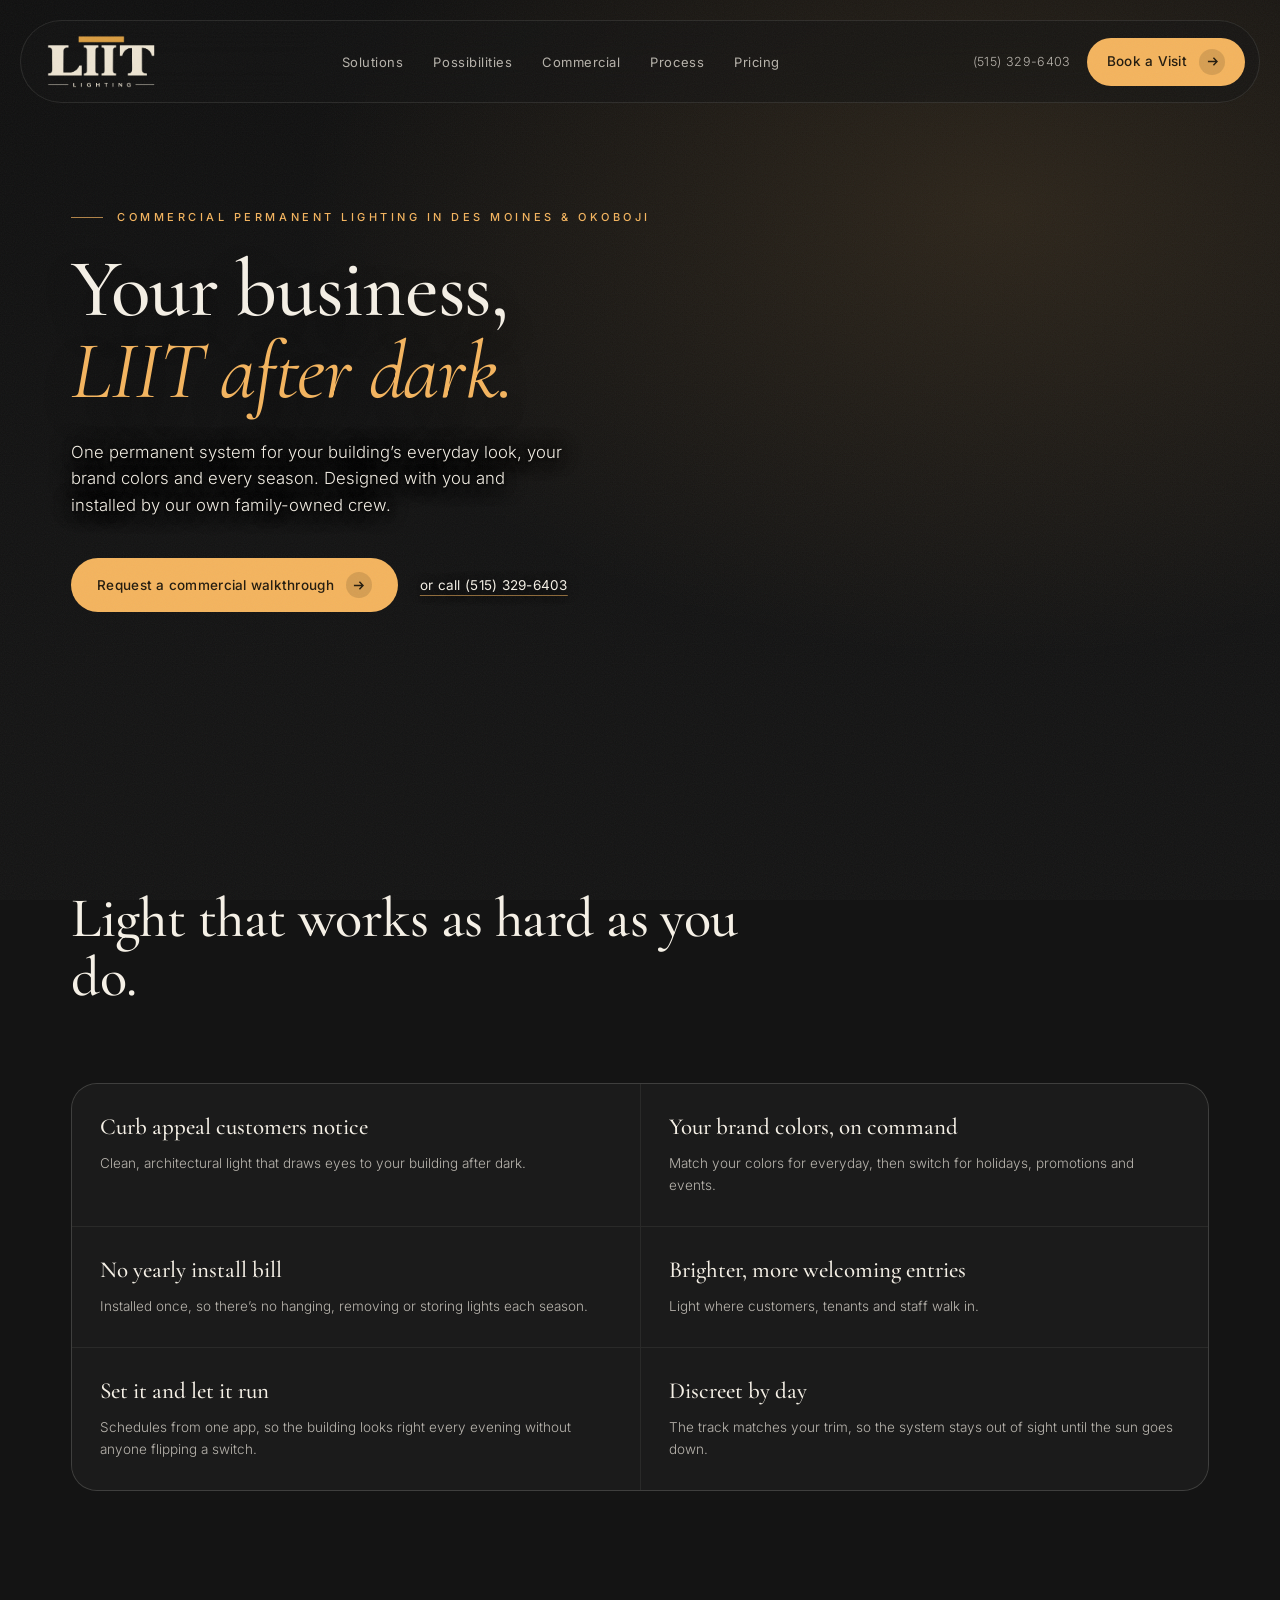
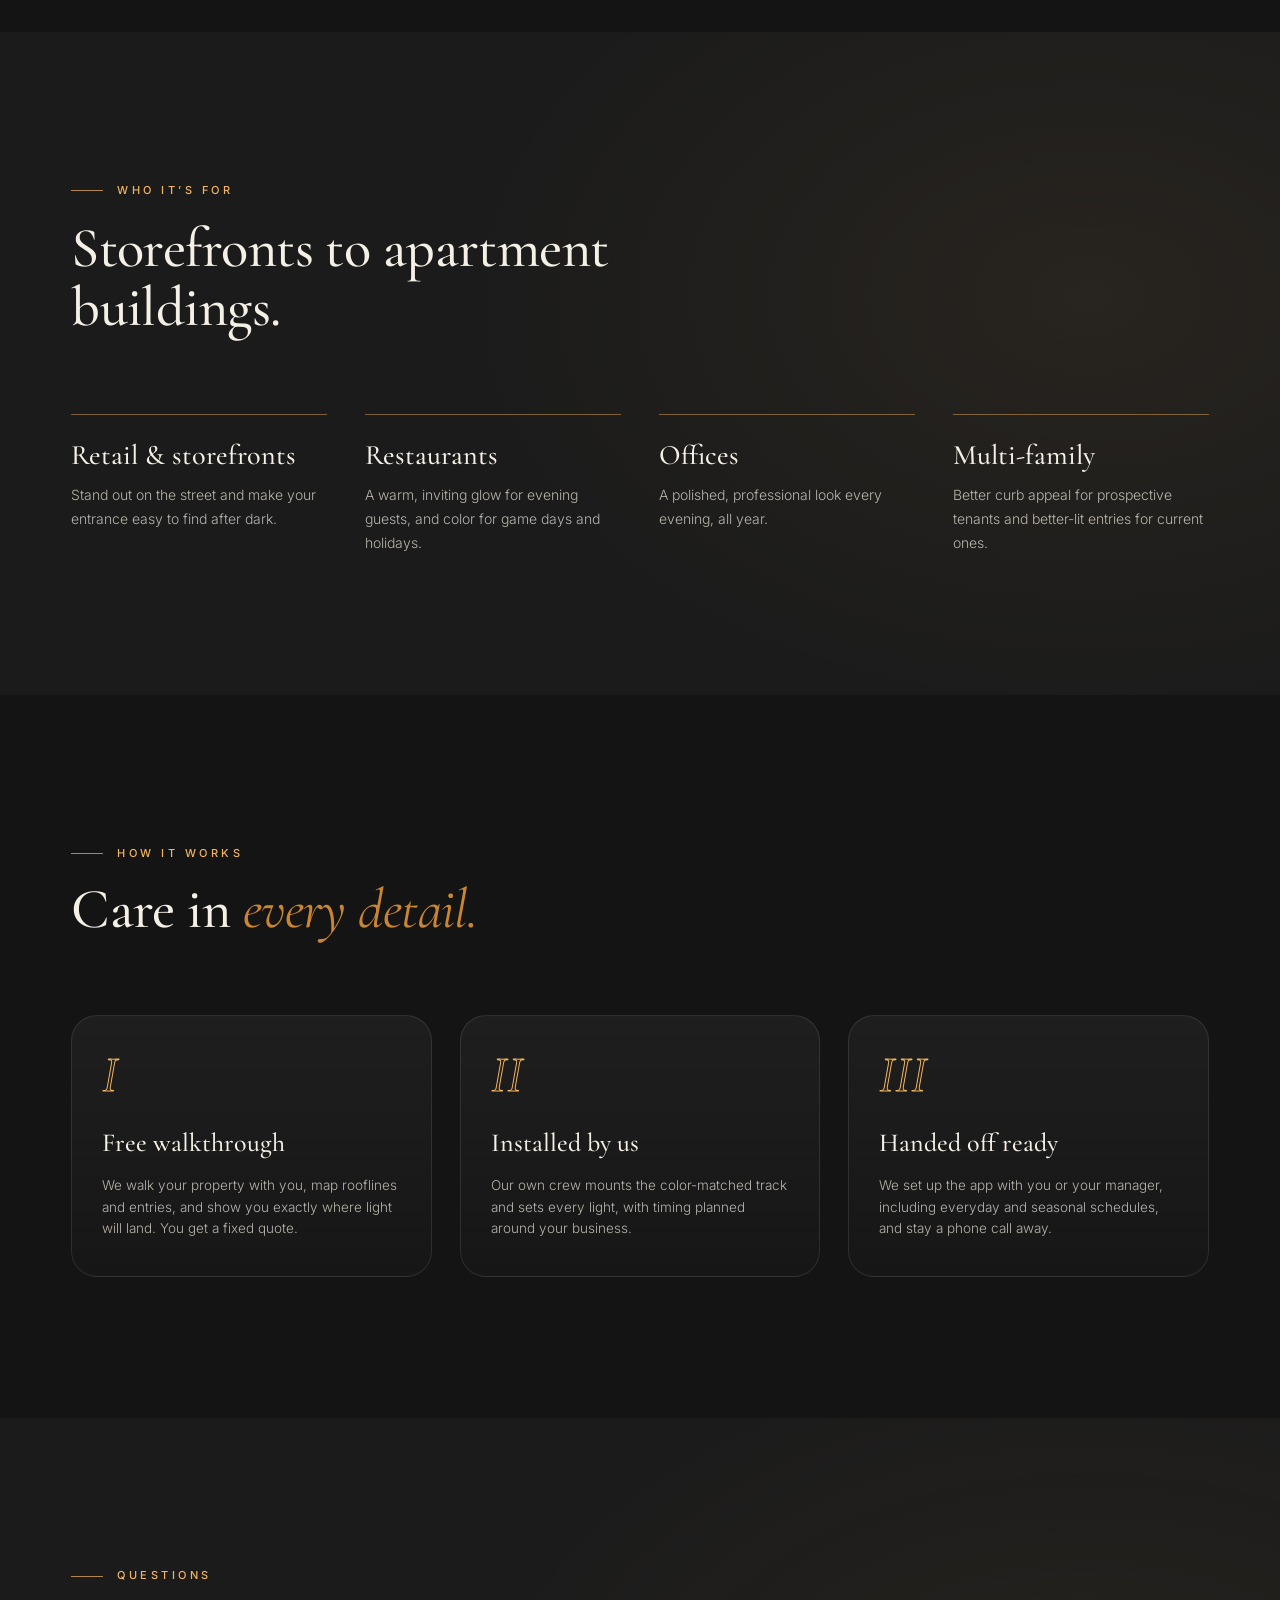
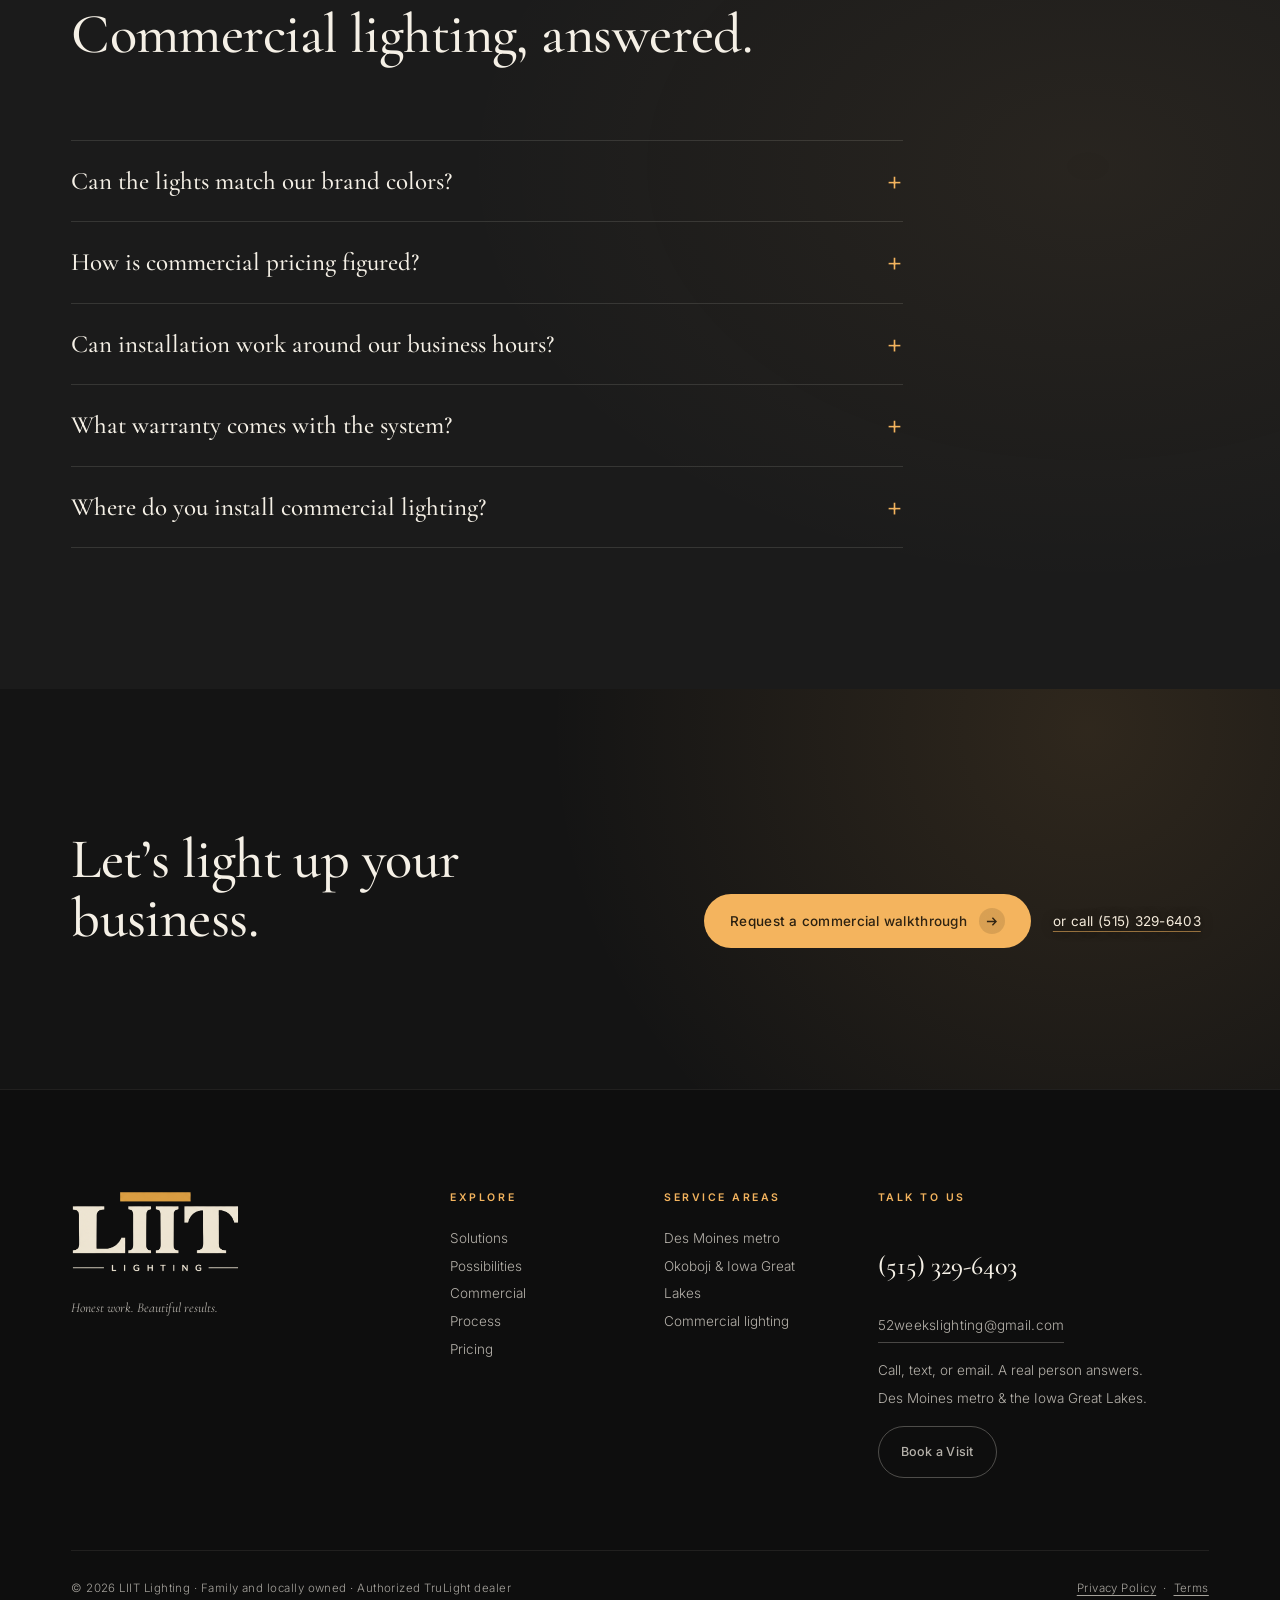
<file: commercial.html>
<!DOCTYPE html>
<html lang="en">
<head>
<meta charset="UTF-8">
<meta name="viewport" content="width=device-width, initial-scale=1.0">
<title>Commercial Permanent Lighting in Des Moines &amp; Okoboji | LIIT Lighting</title>
<meta name="description" content="Permanent outdoor lighting for storefronts, offices, restaurants and multi-family properties in the Des Moines metro and the Iowa Great Lakes. Request a free walkthrough.">
<link rel="canonical" href="https://liitlighting.com/commercial.html">
<meta name="robots" content="index, follow">
<meta name="theme-color" content="#141414">
<meta property="og:type" content="website">
<meta property="og:site_name" content="LIIT Lighting">
<meta property="og:url" content="https://liitlighting.com/commercial.html">
<meta property="og:title" content="Commercial permanent lighting | LIIT Lighting">
<meta property="og:description" content="Permanent outdoor lighting for storefronts, offices, restaurants and multi-family properties in the Des Moines metro and the Iowa Great Lakes. Request a free walkthrough.">
<meta property="og:image" content="https://liitlighting.com/img/og-card.jpg">
<meta property="og:image:width" content="1200">
<meta property="og:image:height" content="630">
<meta property="og:image:alt" content="LIIT Lighting logo over a home with warm white roofline lights at dusk">
<meta name="twitter:card" content="summary_large_image">
<meta name="twitter:image" content="https://liitlighting.com/img/og-card.jpg">
<script type="application/ld+json">
{
  "@context": "https://schema.org",
  "@graph": [
    {
      "@type": "Service",
      "name": "Commercial permanent outdoor lighting",
      "serviceType": "Permanent outdoor lighting installation",
      "provider": {
        "@type": "HomeAndConstructionBusiness",
        "@id": "https://liitlighting.com/#business",
        "name": "LIIT Lighting",
        "url": "https://liitlighting.com/",
        "telephone": "+1-515-329-6403"
      },
      "areaServed": [
        {
          "@type": "Place",
          "name": "Des Moines metropolitan area, Iowa"
        },
        {
          "@type": "Place",
          "name": "Okoboji and the Iowa Great Lakes, Iowa"
        }
      ]
    },
    {
      "@type": "FAQPage",
      "mainEntity": [
        {
          "@type": "Question",
          "name": "Can the lights match our brand colors?",
          "acceptedAnswer": {
            "@type": "Answer",
            "text": "Each light uses full RGBW color, so you can set colors that closely match your brand, then change them anytime from the app for seasons, promotions and events."
          }
        },
        {
          "@type": "Question",
          "name": "How is commercial pricing figured?",
          "acceptedAnswer": {
            "@type": "Answer",
            "text": "By the linear foot, based on your building and the areas you want lit. We walk the property with you and give you a fixed quote, with no obligation."
          }
        },
        {
          "@type": "Question",
          "name": "Can installation work around our business hours?",
          "acceptedAnswer": {
            "@type": "Answer",
            "text": "Yes. Tell us what works for your business, and we\u2019ll plan the install timing with you."
          }
        },
        {
          "@type": "Question",
          "name": "What warranty comes with the system?",
          "acceptedAnswer": {
            "@type": "Answer",
            "text": "Systems installed by an authorized TruLight dealer are backed by a limited lifetime warranty. Lifetime means the rated life of each part: 100,000 hours for the lights (about 11.4 years) and five years for the control box. DIY kits aren\u2019t covered."
          }
        },
        {
          "@type": "Question",
          "name": "Where do you install commercial lighting?",
          "acceptedAnswer": {
            "@type": "Answer",
            "text": "Across the Des Moines metro and the Iowa Great Lakes. Somewhere else in Iowa? Call or text us and we\u2019ll talk it through."
          }
        }
      ]
    }
  ]
}
</script>
<link rel="icon" type="image/png" sizes="64x64" href="img/liit-favicon.png">
<link rel="apple-touch-icon" sizes="180x180" href="img/liit-apple-touch.png">
<link href="fonts/site-fonts.css" rel="stylesheet">
<link href="css/site.css?v=20261107b" rel="stylesheet">
</head>
<body>
<div class="grain" aria-hidden="true"></div>
<header class="nav" id="nav">
  <a href="index.html" class="logo" aria-label="LIIT Lighting home"><img src="img/liit-logo.webp" alt="LIIT Lighting" width="580" height="285" decoding="async"></a>
  <nav aria-label="Main">
    <ul class="nav-links">
      <li><a href="index.html#whatyouget">Solutions</a></li>
      <li><a href="index.html#work">Possibilities</a></li>
      <li><a href="commercial.html" aria-current="page">Commercial</a></li>
      <li><a href="index.html#process">Process</a></li>
      <li><a href="index.html#pricing">Pricing</a></li>
    </ul>
  </nav>
  <div class="nav-cta">
    <a class="nav-phone" href="tel:+15153296403">(515) 329-6403</a>
    <a class="btn btn-gold" href="index.html#book" style="padding:11px 20px">Book a Visit
      <span class="arr" aria-hidden="true"><svg viewBox="0 0 12 12" fill="none"><path d="M1 6h10M7 2l4 4-4 4" stroke="currentColor" stroke-width="1.6"/></svg></span>
    </a>
    <button class="burger" id="burger" aria-expanded="false" aria-label="Open menu"><span></span><span></span></button>
  </div>
</header>
<div id="mmenu" style="position:fixed;inset:0;z-index:90;background:rgba(14,14,14,.96);backdrop-filter:blur(20px);display:flex;align-items:center;justify-content:center;opacity:0;pointer-events:none;transition:opacity .4s ease">
  <nav aria-label="Mobile">
    <ul style="list-style:none;text-align:center;display:flex;flex-direction:column;gap:8px">
      <li><a href="index.html#whatyouget" style="font-family:var(--serif);font-size:34px;font-weight:500">Solutions</a></li>
      <li><a href="index.html#work" style="font-family:var(--serif);font-size:34px;font-weight:500">Possibilities</a></li>
      <li><a href="commercial.html" style="font-family:var(--serif);font-size:34px;font-weight:500">Commercial</a></li>
      <li><a href="index.html#process" style="font-family:var(--serif);font-size:34px;font-weight:500">Process</a></li>
      <li><a href="index.html#pricing" style="font-family:var(--serif);font-size:34px;font-weight:500">Pricing</a></li>
      <li style="margin-top:18px"><a class="btn btn-gold" href="index.html#book">Book a Visit</a></li>
      <li style="margin-top:10px"><a class="btn btn-ghost" href="tel:+15153296403">Call (515) 329-6403</a></li>
    </ul>
  </nav>
</div>
<main>
<section class="page-hero">
  <div class="ph-body">
    <h1 class="eyebrow hero-eyebrow">Commercial permanent lighting in Des Moines &amp; Okoboji</h1>
    <p class="h-display">Your business, <em><span aria-hidden="true">LIIT</span><span class="sr-only">lit</span> after dark.</em></p>
    <p class="hero-sub">One permanent system for your building&rsquo;s everyday look, your brand colors and every season. Designed with you and installed by our own family-owned crew.</p>
    <div class="hero-actions">
      <a class="btn btn-gold" href="index.html?type=Business#book">Request a commercial walkthrough
        <span class="arr" aria-hidden="true"><svg viewBox="0 0 12 12" fill="none"><path d="M1 6h10M7 2l4 4-4 4" stroke="currentColor" stroke-width="1.6"/></svg></span>
      </a>
      <a class="btn btn-quiet" href="tel:+15153296403">or call (515) 329-6403</a>
    </div>
  </div>
</section>

<section class="section inner-section">
  <div class="wrap">
    <div class="way-head">
      <p class="eyebrow rv">Built for business</p>
      <h2 class="h-section rv rv-d1">Light that works as hard as you do.</h2>
    </div>
    <ul class="com-points">
      <li class="rv"><b>Curb appeal customers notice</b><span>Clean, architectural light that draws eyes to your building after dark.</span></li>
      <li class="rv rv-d1"><b>Your brand colors, on command</b><span>Match your colors for everyday, then switch for holidays, promotions and events.</span></li>
      <li class="rv rv-d2"><b>No yearly install bill</b><span>Installed once, so there&rsquo;s no hanging, removing or storing lights each season.</span></li>
      <li class="rv rv-d3"><b>Brighter, more welcoming entries</b><span>Light where customers, tenants and staff walk in.</span></li>
      <li class="rv"><b>Set it and let it run</b><span>Schedules from one app, so the building looks right every evening without anyone flipping a switch.</span></li>
      <li class="rv rv-d1"><b>Discreet by day</b><span>The track matches your trim, so the system stays out of sight until the sun goes down.</span></li>
    </ul>
  </div>
</section>

<section class="section inner-section alt">
  <div class="wrap">
    <div class="way-head">
      <p class="eyebrow rv">Who it&rsquo;s for</p>
      <h2 class="h-section rv rv-d1">Storefronts to apartment buildings.</h2>
    </div>
    <ul class="way-grid">
      <li class="rv"><h3>Retail &amp; storefronts</h3><p>Stand out on the street and make your entrance easy to find after dark.</p></li>
      <li class="rv rv-d1"><h3>Restaurants</h3><p>A warm, inviting glow for evening guests, and color for game days and holidays.</p></li>
      <li class="rv rv-d2"><h3>Offices</h3><p>A polished, professional look every evening, all year.</p></li>
      <li class="rv rv-d3"><h3>Multi-family</h3><p>Better curb appeal for prospective tenants and better-lit entries for current ones.</p></li>
    </ul>
  </div>
</section>

<section class="section inner-section">
  <div class="wrap">
    <div class="svc-head">
      <div>
        <p class="eyebrow rv">How it works</p>
        <h2 class="h-section rv rv-d1" style="margin-top:18px">Care in <em>every detail.</em></h2>
      </div>
    </div>
    <div class="proc-grid">
      <article class="proc rv"><div class="num">I</div><h3>Free walkthrough</h3><p>We walk your property with you, map rooflines and entries, and show you exactly where light will land. You get a fixed quote.</p></article>
      <article class="proc rv rv-d1"><div class="num">II</div><h3>Installed by us</h3><p>Our own crew mounts the color-matched track and sets every light, with timing planned around your business.</p></article>
      <article class="proc rv rv-d2"><div class="num">III</div><h3>Handed off ready</h3><p>We set up the app with you or your manager, including everyday and seasonal schedules, and stay a phone call away.</p></article>
    </div>
  </div>
</section>

<section class="section inner-section alt" id="faq">
  <div class="wrap">
    <div class="way-head">
      <p class="eyebrow rv">Questions</p>
      <h2 class="h-section rv rv-d1">Commercial lighting, answered.</h2>
    </div>
    <div class="faq">
      <details class="rv"><summary>Can the lights match our brand colors?</summary><p>Each light uses full RGBW color, so you can set colors that closely match your brand, then change them anytime from the app for seasons, promotions and events.</p></details>
      <details class="rv"><summary>How is commercial pricing figured?</summary><p>By the linear foot, based on your building and the areas you want lit. We walk the property with you and give you a fixed quote, with no obligation.</p></details>
      <details class="rv"><summary>Can installation work around our business hours?</summary><p>Yes. Tell us what works for your business, and we&rsquo;ll plan the install timing with you.</p></details>
      <details class="rv"><summary>What warranty comes with the system?</summary><p>Systems installed by an authorized TruLight dealer are backed by a limited lifetime warranty. Lifetime means the rated life of each part: 100,000 hours for the lights (about 11.4 years) and five years for the control box. DIY kits aren&rsquo;t covered.</p></details>
      <details class="rv"><summary>Where do you install commercial lighting?</summary><p>Across the Des Moines metro and the Iowa Great Lakes. Somewhere else in Iowa? Call or text us and we&rsquo;ll talk it through.</p></details>
    </div>
  </div>
</section>

<section class="section cta cta-band">
  <div class="wrap">
    <h2 class="h-section rv">Let&rsquo;s light up your business.</h2>
    <div class="hero-actions rv rv-d1" style="margin-top:0">
      <a class="btn btn-gold" href="index.html?type=Business#book">Request a commercial walkthrough
        <span class="arr" aria-hidden="true"><svg viewBox="0 0 12 12" fill="none"><path d="M1 6h10M7 2l4 4-4 4" stroke="currentColor" stroke-width="1.6"/></svg></span>
      </a>
      <a class="btn btn-quiet" href="tel:+15153296403">or call (515) 329-6403</a>
    </div>
  </div>
</section>
</main>
<footer>
  <div class="wrap">
    <div class="foot-grid">
      <div>
        <a href="index.html" class="logo" aria-label="LIIT Lighting home"><img src="img/liit-logo.webp" alt="LIIT Lighting" width="580" height="285" decoding="async" loading="lazy"></a>
        <p class="foot-tag">Honest work. Beautiful results.</p>
      </div>
      <div>
        <h5>Explore</h5>
        <a href="index.html#whatyouget">Solutions</a><br>
        <a href="index.html#work">Possibilities</a><br>
        <a href="commercial.html">Commercial</a><br>
        <a href="index.html#process">Process</a><br>
        <a href="index.html#pricing">Pricing</a>
      </div>
      <div>
        <h5>Service areas</h5>
        <a href="des-moines.html">Des Moines metro</a><br>
        <a href="okoboji.html">Okoboji &amp; Iowa Great Lakes</a><br>
        <a href="commercial.html">Commercial lighting</a>
      </div>
      <div class="foot-cta">
        <h5>Talk to us</h5>
        <a href="tel:+15153296403" style="font-family:var(--serif);font-size:26px;font-weight:500;color:var(--ivory)">(515) 329-6403</a>
        <a href="mailto:52weekslighting@gmail.com" style="display:inline-block;margin-top:6px;font-size:13.5px;letter-spacing:.02em;color:var(--ivory-dim);text-decoration:none;border-bottom:1px solid rgba(245,240,230,.25);padding-bottom:2px">52weekslighting@gmail.com</a>
        <p>Call, text, or email. A real person answers.<br>Des Moines metro &amp; the Iowa Great Lakes.</p>
        <a class="btn btn-ghost" href="index.html#book" style="font-size:12.5px;padding:12px 22px">Book a Visit</a>
      </div>
    </div>
    <div class="foot-bottom">
      <p>© 2026 LIIT Lighting · Family and locally owned · Authorized TruLight dealer</p>
      <p><a href="privacy.html">Privacy Policy</a> &nbsp;·&nbsp; <a href="terms.html">Terms</a></p>
    </div>
  </div>
</footer>
<script>
(function(){
  "use strict";
  var nav = document.getElementById('nav');
  function onScroll(){ nav.classList.toggle('scrolled', window.scrollY > 60); }
  window.addEventListener('scroll', onScroll, {passive:true}); onScroll();
  var io = ('IntersectionObserver' in window) ? new IntersectionObserver(function(entries){
    entries.forEach(function(e){ if(e.isIntersecting){ e.target.classList.add('in'); io.unobserve(e.target); } });
  }, {threshold:0.14, rootMargin:'0px 0px -8% 0px'}) : null;
  document.querySelectorAll('.rv').forEach(function(el){ if(io) io.observe(el); else el.classList.add('in'); });
  var burger = document.getElementById('burger'), mmenu = document.getElementById('mmenu');
  function closeMenu(){ burger.setAttribute('aria-expanded','false'); mmenu.style.opacity='0'; mmenu.style.pointerEvents='none'; document.body.style.overflow=''; }
  burger.addEventListener('click', function(){
    if(burger.getAttribute('aria-expanded') === 'true'){ closeMenu(); return; }
    burger.setAttribute('aria-expanded','true'); mmenu.style.opacity='1'; mmenu.style.pointerEvents='auto'; document.body.style.overflow='hidden';
  });
  mmenu.querySelectorAll('a').forEach(function(a){ a.addEventListener('click', closeMenu); });
  document.addEventListener('keydown', function(e){ if(e.key === 'Escape') closeMenu(); });
})();
</script>
</body>
</html>
</file>
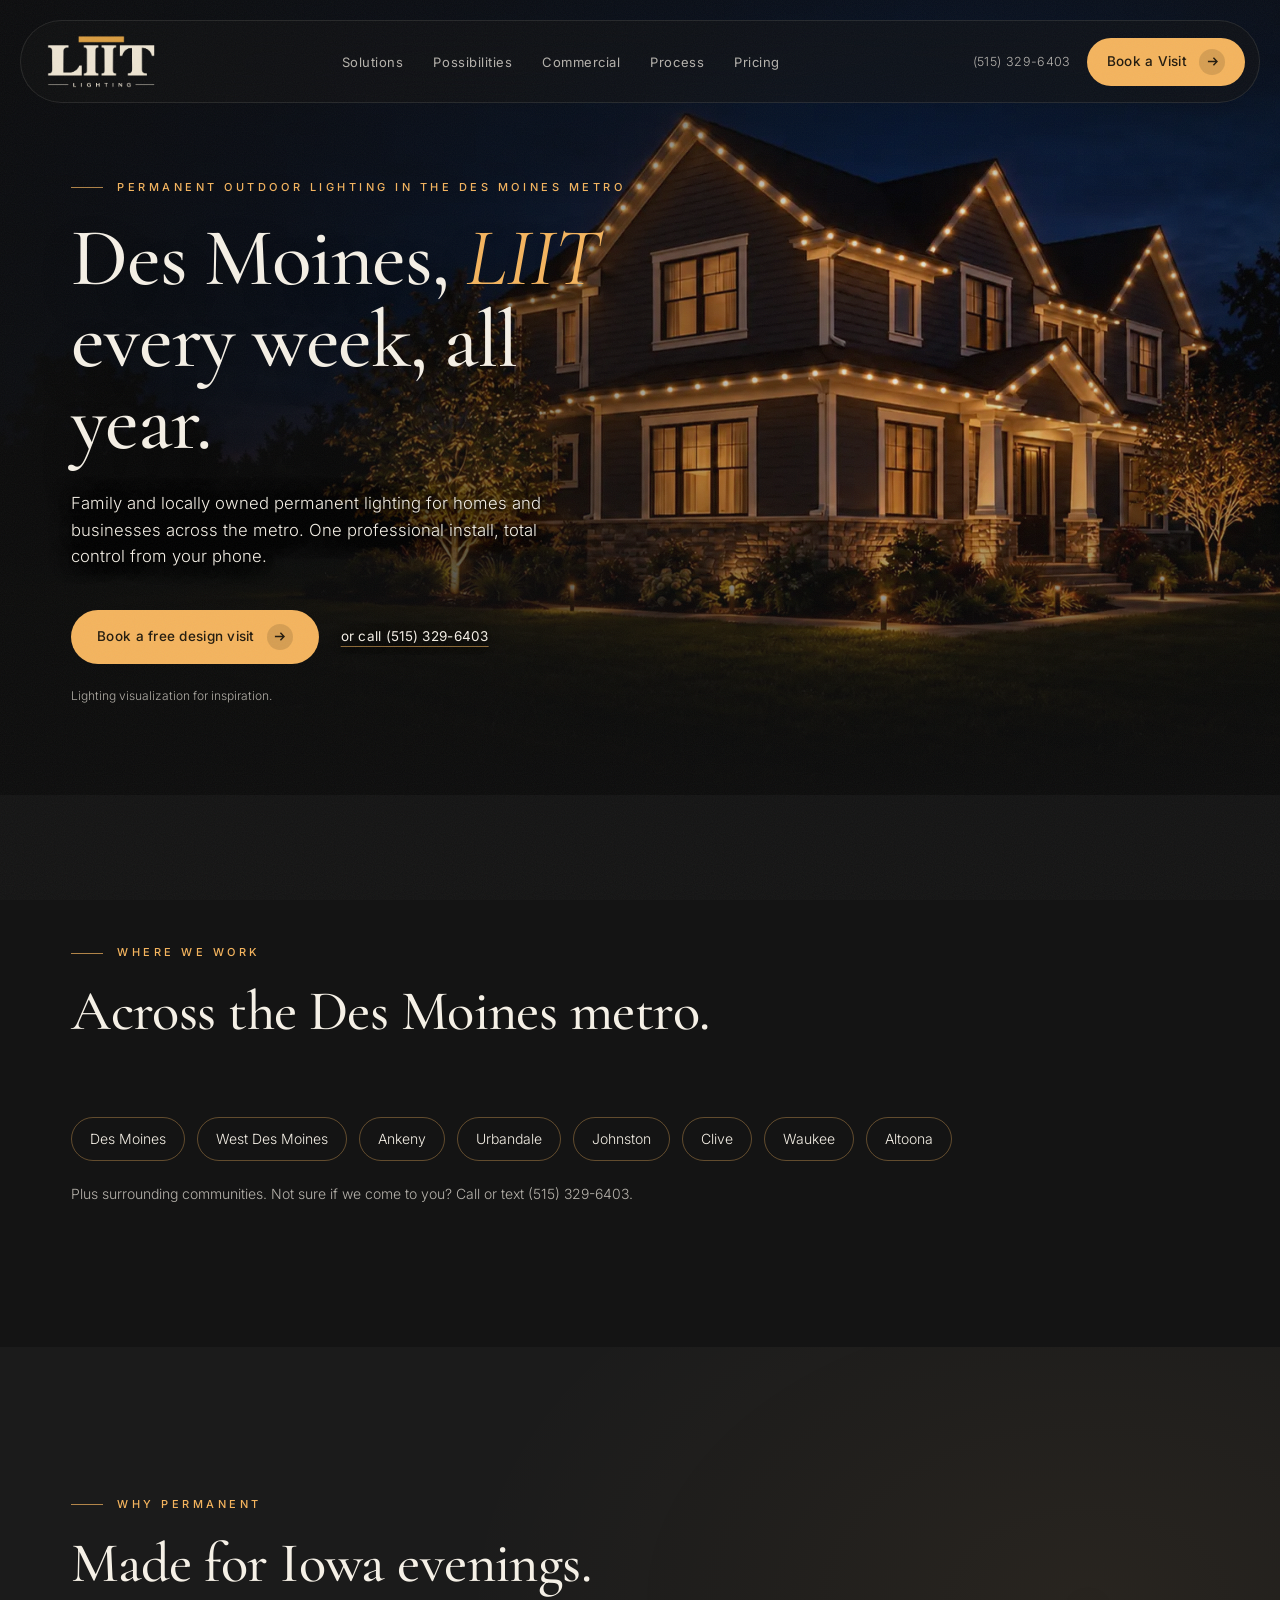
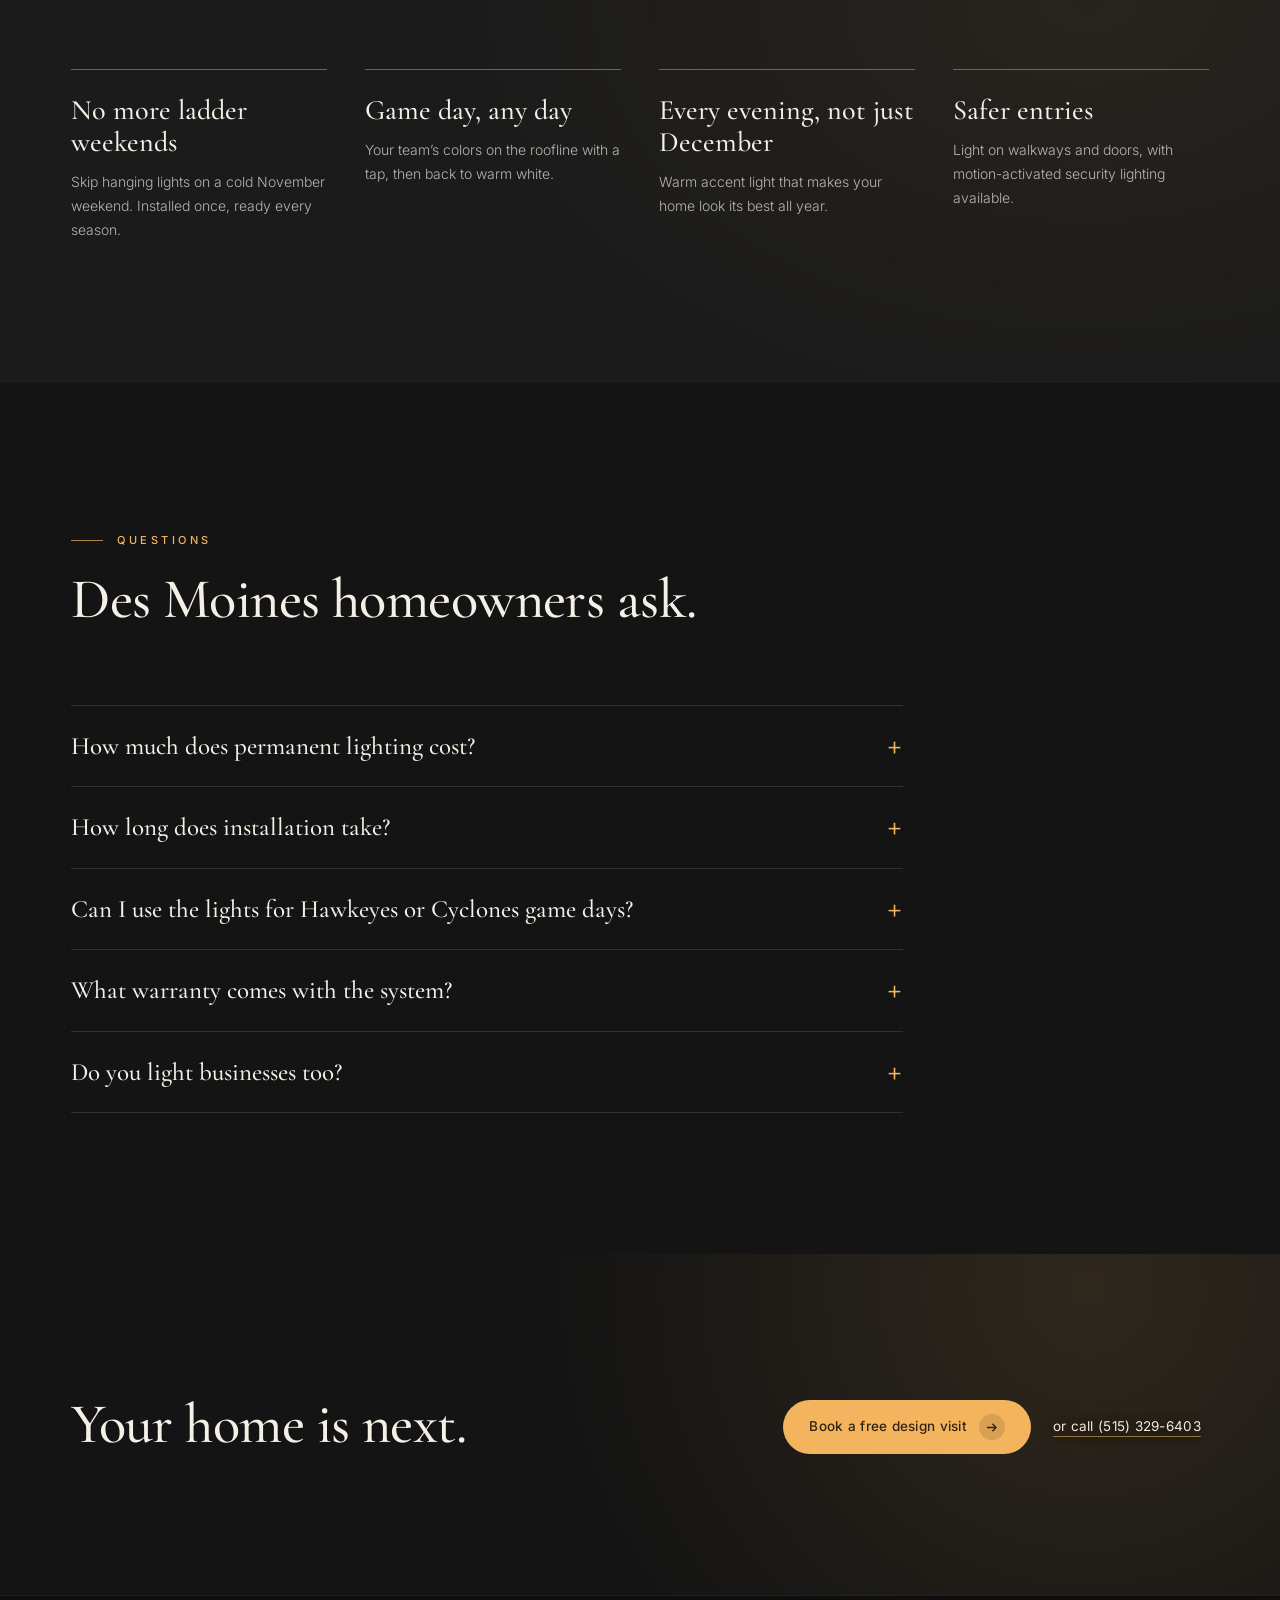
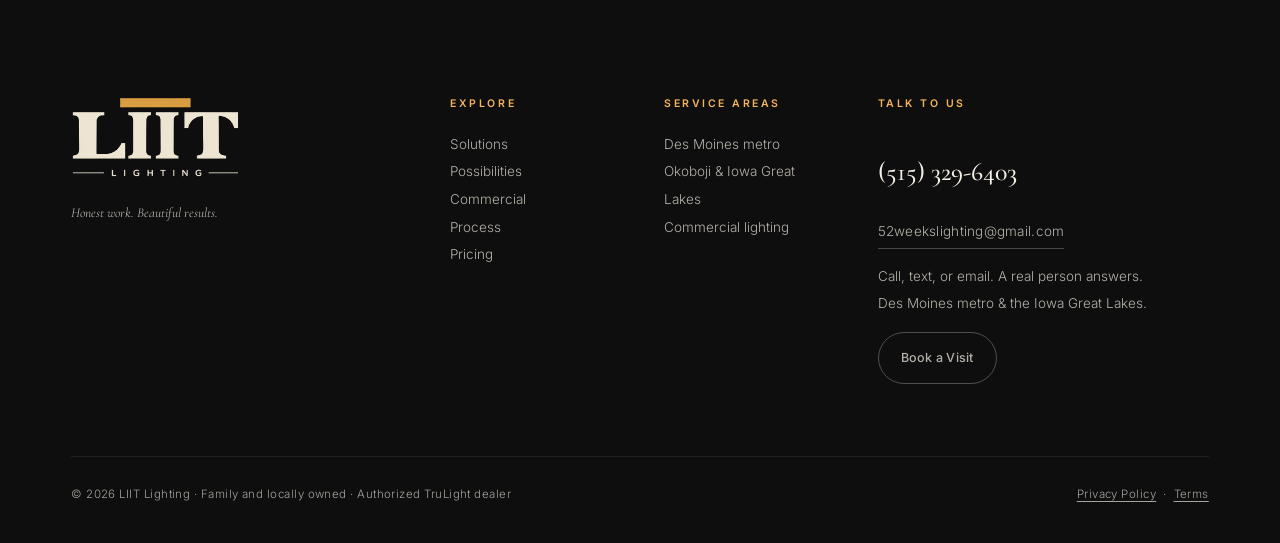
<file: des-moines.html>
<!DOCTYPE html>
<html lang="en">
<head>
<meta charset="UTF-8">
<meta name="viewport" content="width=device-width, initial-scale=1.0">
<title>Permanent Outdoor Lighting in the Des Moines Metro | LIIT Lighting</title>
<meta name="description" content="Family and locally owned permanent outdoor lighting for homes and businesses across the Des Moines metro. Free design visits. Licensed and insured.">
<link rel="canonical" href="https://liitlighting.com/des-moines.html">
<meta name="robots" content="index, follow">
<meta name="theme-color" content="#141414">
<meta property="og:type" content="website">
<meta property="og:site_name" content="LIIT Lighting">
<meta property="og:url" content="https://liitlighting.com/des-moines.html">
<meta property="og:title" content="Permanent lighting in the Des Moines metro | LIIT Lighting">
<meta property="og:description" content="Family and locally owned permanent outdoor lighting for homes and businesses across the Des Moines metro. Free design visits. Licensed and insured.">
<meta property="og:image" content="https://liitlighting.com/img/og-card.jpg">
<meta property="og:image:width" content="1200">
<meta property="og:image:height" content="630">
<meta property="og:image:alt" content="LIIT Lighting logo over a home with warm white roofline lights at dusk">
<meta name="twitter:card" content="summary_large_image">
<meta name="twitter:image" content="https://liitlighting.com/img/og-card.jpg">
<script type="application/ld+json">
{
  "@context": "https://schema.org",
  "@graph": [
    {
      "@type": "Service",
      "name": "Permanent outdoor lighting in the Des Moines metro",
      "serviceType": "Permanent outdoor lighting installation",
      "provider": {
        "@type": "HomeAndConstructionBusiness",
        "@id": "https://liitlighting.com/#business",
        "name": "LIIT Lighting",
        "url": "https://liitlighting.com/",
        "telephone": "+1-515-329-6403"
      },
      "areaServed": {
        "@type": "Place",
        "name": "Des Moines metropolitan area, Iowa"
      }
    },
    {
      "@type": "FAQPage",
      "mainEntity": [
        {
          "@type": "Question",
          "name": "How much does permanent lighting cost?",
          "acceptedAnswer": {
            "@type": "Answer",
            "text": "Every property is unique, so every quote is built for yours. We price by the linear foot, walk the property with you, and give you a fixed quote at your free visit. The number we sign is the number you pay."
          }
        },
        {
          "@type": "Question",
          "name": "How long does installation take?",
          "acceptedAnswer": {
            "@type": "Answer",
            "text": "Most installs take one to two days."
          }
        },
        {
          "@type": "Question",
          "name": "Can I use the lights for Hawkeyes or Cyclones game days?",
          "acceptedAnswer": {
            "@type": "Answer",
            "text": "Yes. Set black and gold, cardinal and gold, or any colors your family cheers for, and switch back to warm white when the game is over."
          }
        },
        {
          "@type": "Question",
          "name": "What warranty comes with the system?",
          "acceptedAnswer": {
            "@type": "Answer",
            "text": "Systems installed by an authorized TruLight dealer are backed by a limited lifetime warranty. Lifetime means the rated life of each part: 100,000 hours for the lights (about 11.4 years) and five years for the control box. DIY kits aren\u2019t covered."
          }
        },
        {
          "@type": "Question",
          "name": "Do you light businesses too?",
          "acceptedAnswer": {
            "@type": "Answer",
            "text": "Yes. We install permanent lighting for storefronts, offices, restaurants and multi-family properties across the metro. See commercial lighting."
          }
        }
      ]
    }
  ]
}
</script>
<link rel="icon" type="image/png" sizes="64x64" href="img/liit-favicon.png">
<link rel="apple-touch-icon" sizes="180x180" href="img/liit-apple-touch.png">
<link href="fonts/site-fonts.css" rel="stylesheet">
<link href="css/site.css?v=20261107b" rel="stylesheet">
</head>
<body>
<div class="grain" aria-hidden="true"></div>
<header class="nav" id="nav">
  <a href="index.html" class="logo" aria-label="LIIT Lighting home"><img src="img/liit-logo.webp" alt="LIIT Lighting" width="580" height="285" decoding="async"></a>
  <nav aria-label="Main">
    <ul class="nav-links">
      <li><a href="index.html#whatyouget">Solutions</a></li>
      <li><a href="index.html#work">Possibilities</a></li>
      <li><a href="commercial.html">Commercial</a></li>
      <li><a href="index.html#process">Process</a></li>
      <li><a href="index.html#pricing">Pricing</a></li>
    </ul>
  </nav>
  <div class="nav-cta">
    <a class="nav-phone" href="tel:+15153296403">(515) 329-6403</a>
    <a class="btn btn-gold" href="index.html#book" style="padding:11px 20px">Book a Visit
      <span class="arr" aria-hidden="true"><svg viewBox="0 0 12 12" fill="none"><path d="M1 6h10M7 2l4 4-4 4" stroke="currentColor" stroke-width="1.6"/></svg></span>
    </a>
    <button class="burger" id="burger" aria-expanded="false" aria-label="Open menu"><span></span><span></span></button>
  </div>
</header>
<div id="mmenu" style="position:fixed;inset:0;z-index:90;background:rgba(14,14,14,.96);backdrop-filter:blur(20px);display:flex;align-items:center;justify-content:center;opacity:0;pointer-events:none;transition:opacity .4s ease">
  <nav aria-label="Mobile">
    <ul style="list-style:none;text-align:center;display:flex;flex-direction:column;gap:8px">
      <li><a href="index.html#whatyouget" style="font-family:var(--serif);font-size:34px;font-weight:500">Solutions</a></li>
      <li><a href="index.html#work" style="font-family:var(--serif);font-size:34px;font-weight:500">Possibilities</a></li>
      <li><a href="commercial.html" style="font-family:var(--serif);font-size:34px;font-weight:500">Commercial</a></li>
      <li><a href="index.html#process" style="font-family:var(--serif);font-size:34px;font-weight:500">Process</a></li>
      <li><a href="index.html#pricing" style="font-family:var(--serif);font-size:34px;font-weight:500">Pricing</a></li>
      <li style="margin-top:18px"><a class="btn btn-gold" href="index.html#book">Book a Visit</a></li>
      <li style="margin-top:10px"><a class="btn btn-ghost" href="tel:+15153296403">Call (515) 329-6403</a></li>
    </ul>
  </nav>
</div>
<main>
<section class="page-hero">
  <div class="ph-media"><img src="img/hero-night.webp" alt="Visualization of a two-story home at night with warm white lights along every roofline" fetchpriority="high" decoding="async"></div>
  <div class="ph-scrim" aria-hidden="true"></div>
  <div class="ph-body">
    <h1 class="eyebrow hero-eyebrow">Permanent outdoor lighting in the Des Moines metro</h1>
    <p class="h-display">Des Moines, <em><span aria-hidden="true">LIIT</span><span class="sr-only">lit</span></em> every week, all year.</p>
    <p class="hero-sub">Family and locally owned permanent lighting for homes and businesses across the metro. One professional install, total control from your phone.</p>
    <div class="hero-actions">
      <a class="btn btn-gold" href="index.html#book">Book a free design visit
        <span class="arr" aria-hidden="true"><svg viewBox="0 0 12 12" fill="none"><path d="M1 6h10M7 2l4 4-4 4" stroke="currentColor" stroke-width="1.6"/></svg></span>
      </a>
      <a class="btn btn-quiet" href="tel:+15153296403">or call (515) 329-6403</a>
    </div>
      <p class="ph-note">Lighting visualization for inspiration.</p>
  </div>
</section>

<section class="section inner-section">
  <div class="wrap">
    <div class="way-head">
      <p class="eyebrow rv">Where we work</p>
      <h2 class="h-section rv rv-d1">Across the Des Moines metro.</h2>
    </div>
    <ul class="areas rv rv-d1">
      <li>Des Moines</li><li>West Des Moines</li><li>Ankeny</li><li>Urbandale</li><li>Johnston</li><li>Clive</li><li>Waukee</li><li>Altoona</li>
    </ul>
    <p class="areas-note rv rv-d2">Plus surrounding communities. Not sure if we come to you? Call or text (515) 329-6403.</p>
  </div>
</section>

<section class="section inner-section alt">
  <div class="wrap">
    <div class="way-head">
      <p class="eyebrow rv">Why permanent</p>
      <h2 class="h-section rv rv-d1">Made for Iowa evenings.</h2>
    </div>
    <ul class="way-grid">
      <li class="rv"><h3>No more ladder weekends</h3><p>Skip hanging lights on a cold November weekend. Installed once, ready every season.</p></li>
      <li class="rv rv-d1"><h3>Game day, any day</h3><p>Your team&rsquo;s colors on the roofline with a tap, then back to warm white.</p></li>
      <li class="rv rv-d2"><h3>Every evening, not just December</h3><p>Warm accent light that makes your home look its best all year.</p></li>
      <li class="rv rv-d3"><h3>Safer entries</h3><p>Light on walkways and doors, with motion-activated security lighting available.</p></li>
    </ul>
  </div>
</section>

<section class="section inner-section" id="faq">
  <div class="wrap">
    <div class="way-head">
      <p class="eyebrow rv">Questions</p>
      <h2 class="h-section rv rv-d1">Des Moines homeowners ask.</h2>
    </div>
    <div class="faq">
      <details class="rv"><summary>How much does permanent lighting cost?</summary><p>Every property is unique, so every quote is built for yours. We price by the linear foot, walk the property with you, and give you a fixed quote at your free visit. The number we sign is the number you pay.</p></details>
      <details class="rv"><summary>How long does installation take?</summary><p>Most installs take one to two days.</p></details>
      <details class="rv"><summary>Can I use the lights for Hawkeyes or Cyclones game days?</summary><p>Yes. Set black and gold, cardinal and gold, or any colors your family cheers for, and switch back to warm white when the game is over.</p></details>
      <details class="rv"><summary>What warranty comes with the system?</summary><p>Systems installed by an authorized TruLight dealer are backed by a limited lifetime warranty. Lifetime means the rated life of each part: 100,000 hours for the lights (about 11.4 years) and five years for the control box. DIY kits aren&rsquo;t covered.</p></details>
      <details class="rv"><summary>Do you light businesses too?</summary><p>Yes. We install permanent lighting for storefronts, offices, restaurants and multi-family properties across the metro. <a href="commercial.html">See commercial lighting</a>.</p></details>
    </div>
  </div>
</section>

<section class="section cta cta-band">
  <div class="wrap">
    <h2 class="h-section rv">Your home is next.</h2>
    <div class="hero-actions rv rv-d1" style="margin-top:0">
      <a class="btn btn-gold" href="index.html#book">Book a free design visit
        <span class="arr" aria-hidden="true"><svg viewBox="0 0 12 12" fill="none"><path d="M1 6h10M7 2l4 4-4 4" stroke="currentColor" stroke-width="1.6"/></svg></span>
      </a>
      <a class="btn btn-quiet" href="tel:+15153296403">or call (515) 329-6403</a>
    </div>
  </div>
</section>
</main>
<footer>
  <div class="wrap">
    <div class="foot-grid">
      <div>
        <a href="index.html" class="logo" aria-label="LIIT Lighting home"><img src="img/liit-logo.webp" alt="LIIT Lighting" width="580" height="285" decoding="async" loading="lazy"></a>
        <p class="foot-tag">Honest work. Beautiful results.</p>
      </div>
      <div>
        <h5>Explore</h5>
        <a href="index.html#whatyouget">Solutions</a><br>
        <a href="index.html#work">Possibilities</a><br>
        <a href="commercial.html">Commercial</a><br>
        <a href="index.html#process">Process</a><br>
        <a href="index.html#pricing">Pricing</a>
      </div>
      <div>
        <h5>Service areas</h5>
        <a href="des-moines.html">Des Moines metro</a><br>
        <a href="okoboji.html">Okoboji &amp; Iowa Great Lakes</a><br>
        <a href="commercial.html">Commercial lighting</a>
      </div>
      <div class="foot-cta">
        <h5>Talk to us</h5>
        <a href="tel:+15153296403" style="font-family:var(--serif);font-size:26px;font-weight:500;color:var(--ivory)">(515) 329-6403</a>
        <a href="mailto:52weekslighting@gmail.com" style="display:inline-block;margin-top:6px;font-size:13.5px;letter-spacing:.02em;color:var(--ivory-dim);text-decoration:none;border-bottom:1px solid rgba(245,240,230,.25);padding-bottom:2px">52weekslighting@gmail.com</a>
        <p>Call, text, or email. A real person answers.<br>Des Moines metro &amp; the Iowa Great Lakes.</p>
        <a class="btn btn-ghost" href="index.html#book" style="font-size:12.5px;padding:12px 22px">Book a Visit</a>
      </div>
    </div>
    <div class="foot-bottom">
      <p>© 2026 LIIT Lighting · Family and locally owned · Authorized TruLight dealer</p>
      <p><a href="privacy.html">Privacy Policy</a> &nbsp;·&nbsp; <a href="terms.html">Terms</a></p>
    </div>
  </div>
</footer>
<script>
(function(){
  "use strict";
  var nav = document.getElementById('nav');
  function onScroll(){ nav.classList.toggle('scrolled', window.scrollY > 60); }
  window.addEventListener('scroll', onScroll, {passive:true}); onScroll();
  var io = ('IntersectionObserver' in window) ? new IntersectionObserver(function(entries){
    entries.forEach(function(e){ if(e.isIntersecting){ e.target.classList.add('in'); io.unobserve(e.target); } });
  }, {threshold:0.14, rootMargin:'0px 0px -8% 0px'}) : null;
  document.querySelectorAll('.rv').forEach(function(el){ if(io) io.observe(el); else el.classList.add('in'); });
  var burger = document.getElementById('burger'), mmenu = document.getElementById('mmenu');
  function closeMenu(){ burger.setAttribute('aria-expanded','false'); mmenu.style.opacity='0'; mmenu.style.pointerEvents='none'; document.body.style.overflow=''; }
  burger.addEventListener('click', function(){
    if(burger.getAttribute('aria-expanded') === 'true'){ closeMenu(); return; }
    burger.setAttribute('aria-expanded','true'); mmenu.style.opacity='1'; mmenu.style.pointerEvents='auto'; document.body.style.overflow='hidden';
  });
  mmenu.querySelectorAll('a').forEach(function(a){ a.addEventListener('click', closeMenu); });
  document.addEventListener('keydown', function(e){ if(e.key === 'Escape') closeMenu(); });
})();
</script>
</body>
</html>
</file>
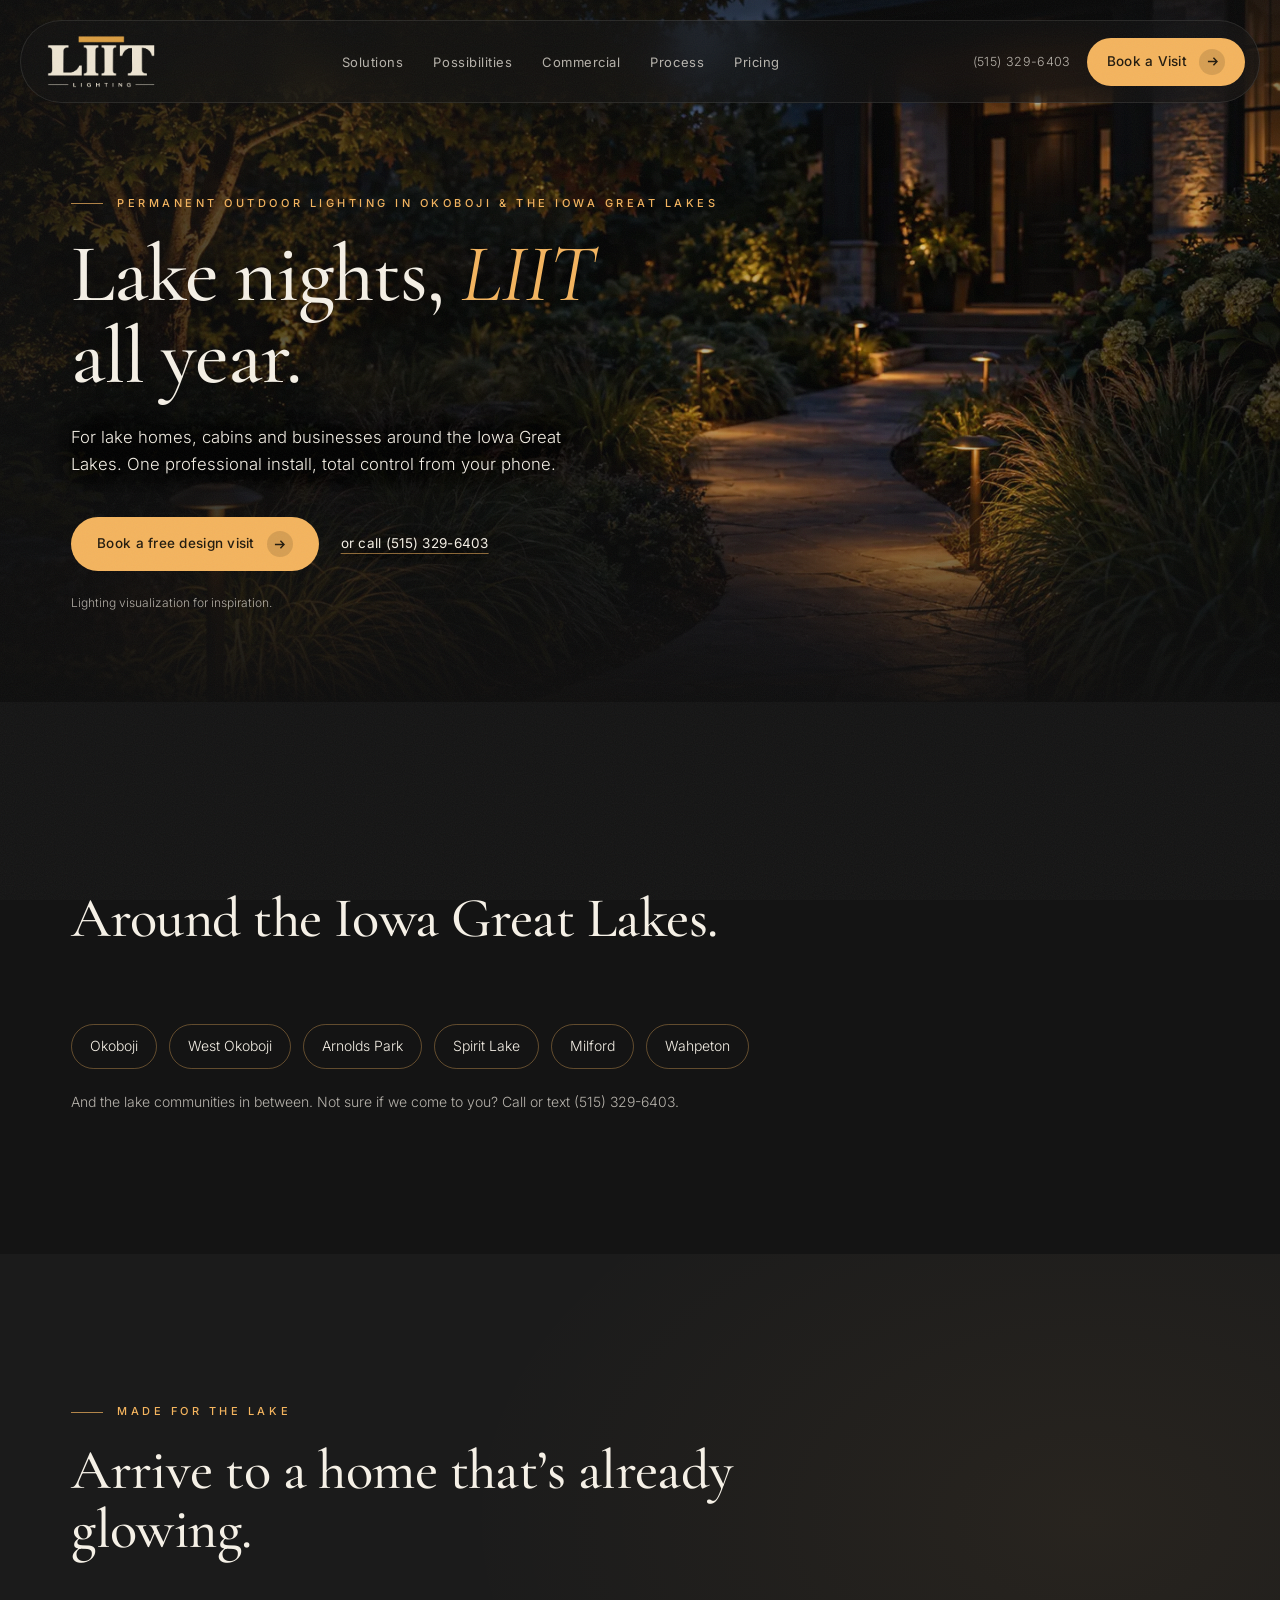
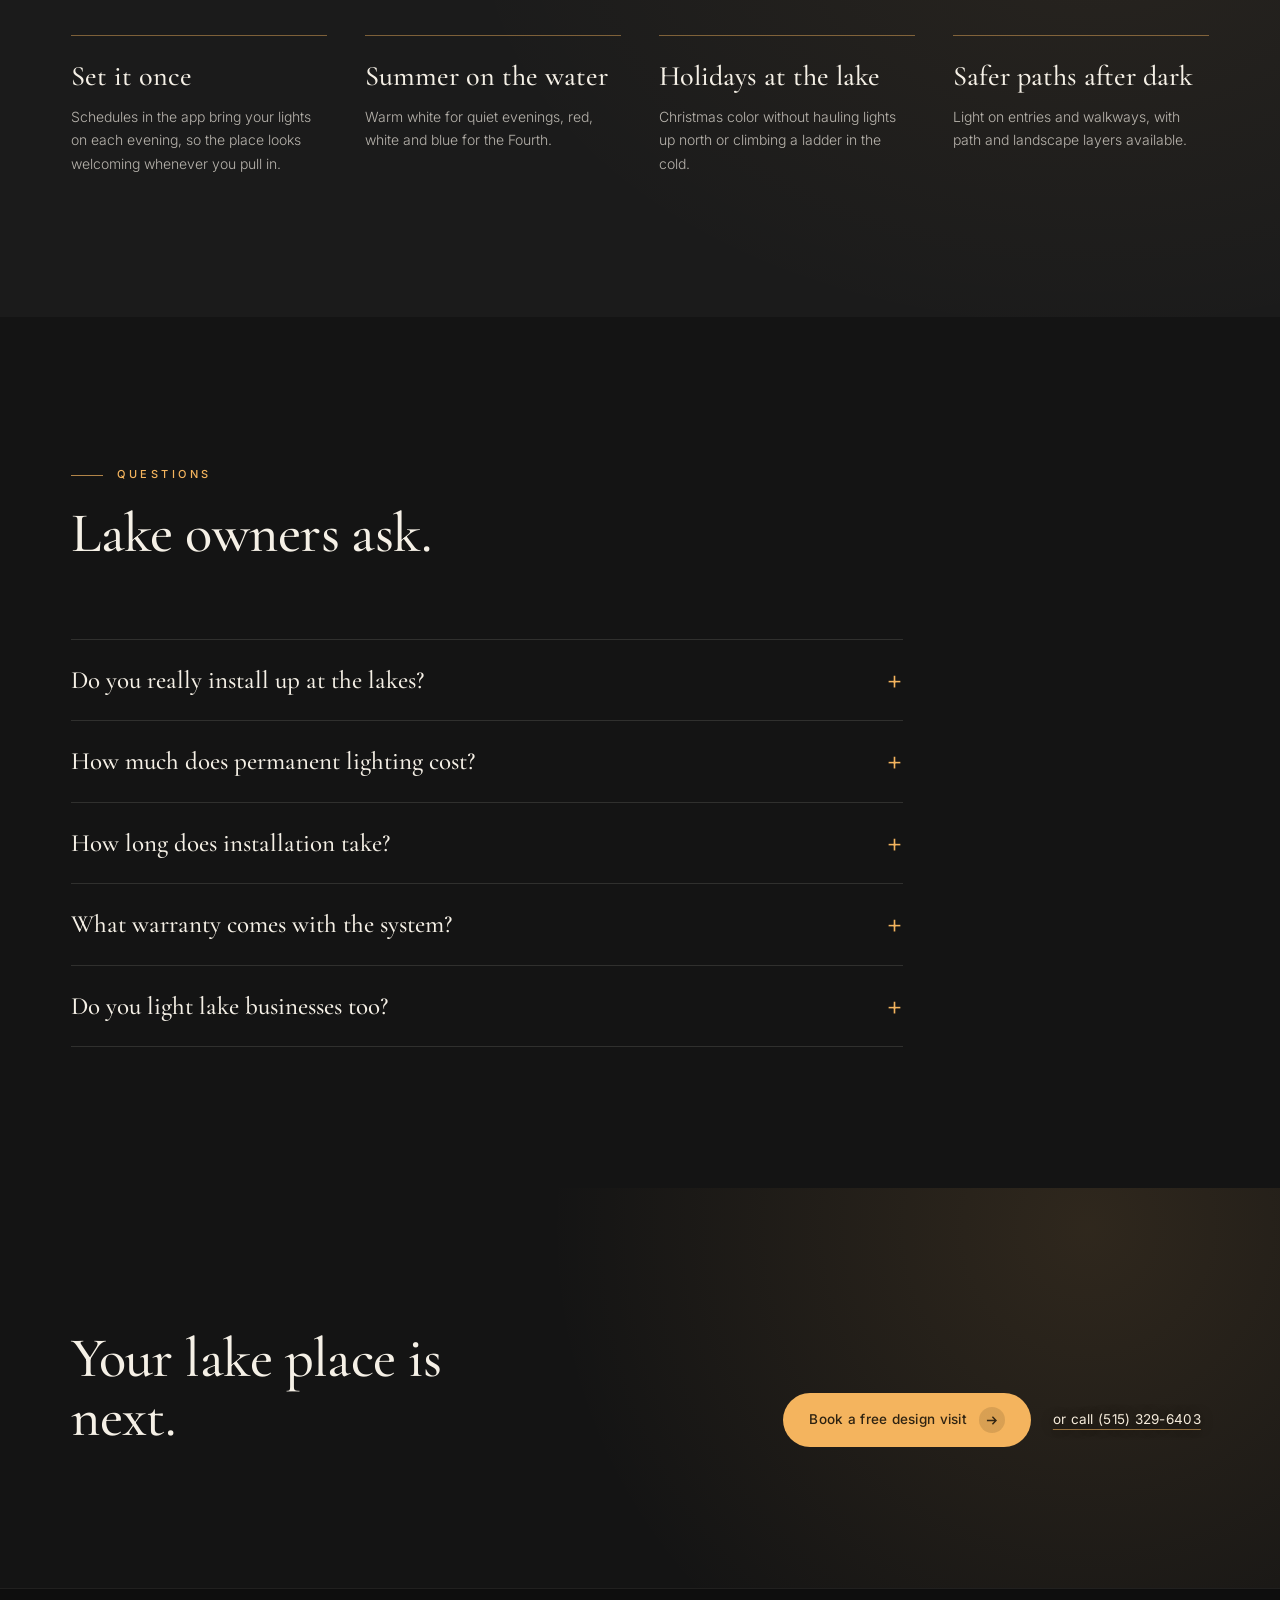
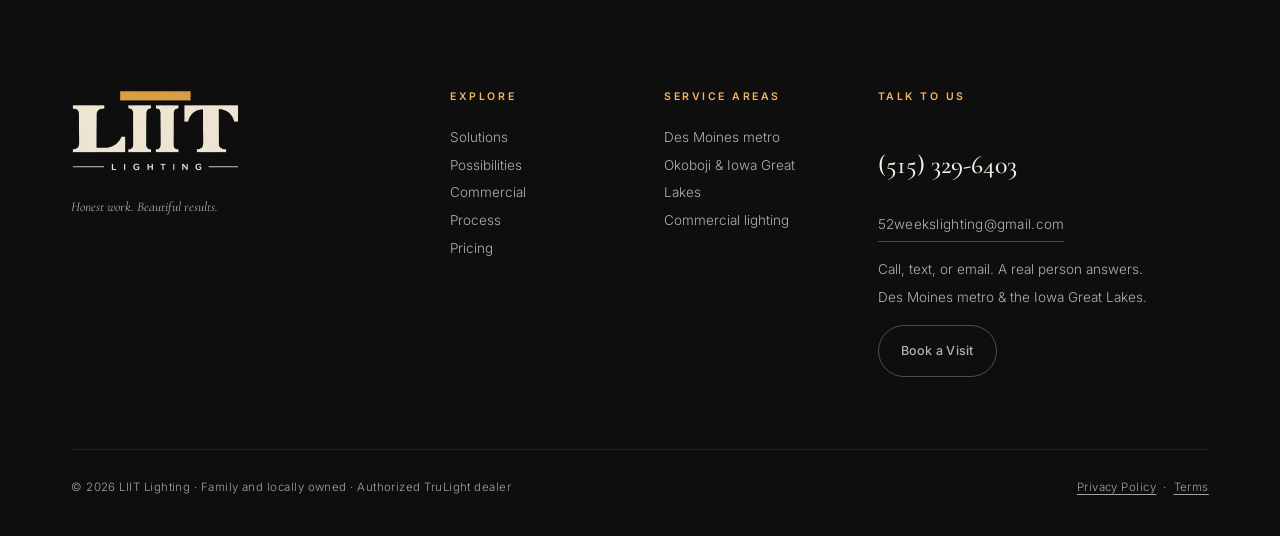
<file: okoboji.html>
<!DOCTYPE html>
<html lang="en">
<head>
<meta charset="UTF-8">
<meta name="viewport" content="width=device-width, initial-scale=1.0">
<title>Permanent Outdoor Lighting in Okoboji &amp; the Iowa Great Lakes | LIIT Lighting</title>
<meta name="description" content="Permanent outdoor lighting for lake homes, cabins and businesses in Okoboji and the Iowa Great Lakes. Family owned. Book a free design visit.">
<link rel="canonical" href="https://liitlighting.com/okoboji.html">
<meta name="robots" content="index, follow">
<meta name="theme-color" content="#141414">
<meta property="og:type" content="website">
<meta property="og:site_name" content="LIIT Lighting">
<meta property="og:url" content="https://liitlighting.com/okoboji.html">
<meta property="og:title" content="Permanent lighting in Okoboji | LIIT Lighting">
<meta property="og:description" content="Permanent outdoor lighting for lake homes, cabins and businesses in Okoboji and the Iowa Great Lakes. Family owned. Book a free design visit.">
<meta property="og:image" content="https://liitlighting.com/img/og-card.jpg">
<meta property="og:image:width" content="1200">
<meta property="og:image:height" content="630">
<meta property="og:image:alt" content="LIIT Lighting logo over a home with warm white roofline lights at dusk">
<meta name="twitter:card" content="summary_large_image">
<meta name="twitter:image" content="https://liitlighting.com/img/og-card.jpg">
<script type="application/ld+json">
{
  "@context": "https://schema.org",
  "@graph": [
    {
      "@type": "Service",
      "name": "Permanent outdoor lighting in Okoboji and the Iowa Great Lakes",
      "serviceType": "Permanent outdoor lighting installation",
      "provider": {
        "@type": "HomeAndConstructionBusiness",
        "@id": "https://liitlighting.com/#business",
        "name": "LIIT Lighting",
        "url": "https://liitlighting.com/",
        "telephone": "+1-515-329-6403"
      },
      "areaServed": {
        "@type": "Place",
        "name": "Okoboji and the Iowa Great Lakes, Iowa"
      }
    },
    {
      "@type": "FAQPage",
      "mainEntity": [
        {
          "@type": "Question",
          "name": "Do you really install up at the lakes?",
          "acceptedAnswer": {
            "@type": "Answer",
            "text": "Yes. We serve Okoboji and the Iowa Great Lakes, along with the Des Moines metro. Book a visit and we\u2019ll schedule a time that works for you."
          }
        },
        {
          "@type": "Question",
          "name": "How much does permanent lighting cost?",
          "acceptedAnswer": {
            "@type": "Answer",
            "text": "Every property is unique, so every quote is built for yours. We price by the linear foot, walk the property with you, and give you a fixed quote at your free visit. The number we sign is the number you pay."
          }
        },
        {
          "@type": "Question",
          "name": "How long does installation take?",
          "acceptedAnswer": {
            "@type": "Answer",
            "text": "Most installs take one to two days."
          }
        },
        {
          "@type": "Question",
          "name": "What warranty comes with the system?",
          "acceptedAnswer": {
            "@type": "Answer",
            "text": "Systems installed by an authorized TruLight dealer are backed by a limited lifetime warranty. Lifetime means the rated life of each part: 100,000 hours for the lights (about 11.4 years) and five years for the control box. DIY kits aren\u2019t covered."
          }
        },
        {
          "@type": "Question",
          "name": "Do you light lake businesses too?",
          "acceptedAnswer": {
            "@type": "Answer",
            "text": "Yes. Restaurants, shops and lodging around the lakes can use the same system for everyday light, brand colors and events. See commercial lighting."
          }
        }
      ]
    }
  ]
}
</script>
<link rel="icon" type="image/png" sizes="64x64" href="img/liit-favicon.png">
<link rel="apple-touch-icon" sizes="180x180" href="img/liit-apple-touch.png">
<link href="fonts/site-fonts.css" rel="stylesheet">
<link href="css/site.css?v=20261107b" rel="stylesheet">
</head>
<body>
<div class="grain" aria-hidden="true"></div>
<header class="nav" id="nav">
  <a href="index.html" class="logo" aria-label="LIIT Lighting home"><img src="img/liit-logo.webp" alt="LIIT Lighting" width="580" height="285" decoding="async"></a>
  <nav aria-label="Main">
    <ul class="nav-links">
      <li><a href="index.html#whatyouget">Solutions</a></li>
      <li><a href="index.html#work">Possibilities</a></li>
      <li><a href="commercial.html">Commercial</a></li>
      <li><a href="index.html#process">Process</a></li>
      <li><a href="index.html#pricing">Pricing</a></li>
    </ul>
  </nav>
  <div class="nav-cta">
    <a class="nav-phone" href="tel:+15153296403">(515) 329-6403</a>
    <a class="btn btn-gold" href="index.html#book" style="padding:11px 20px">Book a Visit
      <span class="arr" aria-hidden="true"><svg viewBox="0 0 12 12" fill="none"><path d="M1 6h10M7 2l4 4-4 4" stroke="currentColor" stroke-width="1.6"/></svg></span>
    </a>
    <button class="burger" id="burger" aria-expanded="false" aria-label="Open menu"><span></span><span></span></button>
  </div>
</header>
<div id="mmenu" style="position:fixed;inset:0;z-index:90;background:rgba(14,14,14,.96);backdrop-filter:blur(20px);display:flex;align-items:center;justify-content:center;opacity:0;pointer-events:none;transition:opacity .4s ease">
  <nav aria-label="Mobile">
    <ul style="list-style:none;text-align:center;display:flex;flex-direction:column;gap:8px">
      <li><a href="index.html#whatyouget" style="font-family:var(--serif);font-size:34px;font-weight:500">Solutions</a></li>
      <li><a href="index.html#work" style="font-family:var(--serif);font-size:34px;font-weight:500">Possibilities</a></li>
      <li><a href="commercial.html" style="font-family:var(--serif);font-size:34px;font-weight:500">Commercial</a></li>
      <li><a href="index.html#process" style="font-family:var(--serif);font-size:34px;font-weight:500">Process</a></li>
      <li><a href="index.html#pricing" style="font-family:var(--serif);font-size:34px;font-weight:500">Pricing</a></li>
      <li style="margin-top:18px"><a class="btn btn-gold" href="index.html#book">Book a Visit</a></li>
      <li style="margin-top:10px"><a class="btn btn-ghost" href="tel:+15153296403">Call (515) 329-6403</a></li>
    </ul>
  </nav>
</div>
<main>
<section class="page-hero">
  <div class="ph-media"><img src="img/pathway.webp" alt="Visualization of a flagstone walkway edged by warm path lights at dusk" fetchpriority="high" decoding="async"></div>
  <div class="ph-scrim" aria-hidden="true"></div>
  <div class="ph-body">
    <h1 class="eyebrow hero-eyebrow">Permanent outdoor lighting in Okoboji &amp; the Iowa Great Lakes</h1>
    <p class="h-display">Lake nights, <em><span aria-hidden="true">LIIT</span><span class="sr-only">lit</span></em> all year.</p>
    <p class="hero-sub">For lake homes, cabins and businesses around the Iowa Great Lakes. One professional install, total control from your phone.</p>
    <div class="hero-actions">
      <a class="btn btn-gold" href="index.html#book">Book a free design visit
        <span class="arr" aria-hidden="true"><svg viewBox="0 0 12 12" fill="none"><path d="M1 6h10M7 2l4 4-4 4" stroke="currentColor" stroke-width="1.6"/></svg></span>
      </a>
      <a class="btn btn-quiet" href="tel:+15153296403">or call (515) 329-6403</a>
    </div>
      <p class="ph-note">Lighting visualization for inspiration.</p>
  </div>
</section>

<section class="section inner-section">
  <div class="wrap">
    <div class="way-head">
      <p class="eyebrow rv">Where we work</p>
      <h2 class="h-section rv rv-d1">Around the Iowa Great Lakes.</h2>
    </div>
    <ul class="areas rv rv-d1">
      <li>Okoboji</li><li>West Okoboji</li><li>Arnolds Park</li><li>Spirit Lake</li><li>Milford</li><li>Wahpeton</li>
    </ul>
    <p class="areas-note rv rv-d2">And the lake communities in between. Not sure if we come to you? Call or text (515) 329-6403.</p>
  </div>
</section>

<section class="section inner-section alt">
  <div class="wrap">
    <div class="way-head">
      <p class="eyebrow rv">Made for the lake</p>
      <h2 class="h-section rv rv-d1">Arrive to a home that&rsquo;s already glowing.</h2>
    </div>
    <ul class="way-grid">
      <li class="rv"><h3>Set it once</h3><p>Schedules in the app bring your lights on each evening, so the place looks welcoming whenever you pull in.</p></li>
      <li class="rv rv-d1"><h3>Summer on the water</h3><p>Warm white for quiet evenings, red, white and blue for the Fourth.</p></li>
      <li class="rv rv-d2"><h3>Holidays at the lake</h3><p>Christmas color without hauling lights up north or climbing a ladder in the cold.</p></li>
      <li class="rv rv-d3"><h3>Safer paths after dark</h3><p>Light on entries and walkways, with path and landscape layers available.</p></li>
    </ul>
  </div>
</section>

<section class="section inner-section" id="faq">
  <div class="wrap">
    <div class="way-head">
      <p class="eyebrow rv">Questions</p>
      <h2 class="h-section rv rv-d1">Lake owners ask.</h2>
    </div>
    <div class="faq">
      <details class="rv"><summary>Do you really install up at the lakes?</summary><p>Yes. We serve Okoboji and the Iowa Great Lakes, along with the Des Moines metro. Book a visit and we&rsquo;ll schedule a time that works for you.</p></details>
      <details class="rv"><summary>How much does permanent lighting cost?</summary><p>Every property is unique, so every quote is built for yours. We price by the linear foot, walk the property with you, and give you a fixed quote at your free visit. The number we sign is the number you pay.</p></details>
      <details class="rv"><summary>How long does installation take?</summary><p>Most installs take one to two days.</p></details>
      <details class="rv"><summary>What warranty comes with the system?</summary><p>Systems installed by an authorized TruLight dealer are backed by a limited lifetime warranty. Lifetime means the rated life of each part: 100,000 hours for the lights (about 11.4 years) and five years for the control box. DIY kits aren&rsquo;t covered.</p></details>
      <details class="rv"><summary>Do you light lake businesses too?</summary><p>Yes. Restaurants, shops and lodging around the lakes can use the same system for everyday light, brand colors and events. <a href="commercial.html">See commercial lighting</a>.</p></details>
    </div>
  </div>
</section>

<section class="section cta cta-band">
  <div class="wrap">
    <h2 class="h-section rv">Your lake place is next.</h2>
    <div class="hero-actions rv rv-d1" style="margin-top:0">
      <a class="btn btn-gold" href="index.html#book">Book a free design visit
        <span class="arr" aria-hidden="true"><svg viewBox="0 0 12 12" fill="none"><path d="M1 6h10M7 2l4 4-4 4" stroke="currentColor" stroke-width="1.6"/></svg></span>
      </a>
      <a class="btn btn-quiet" href="tel:+15153296403">or call (515) 329-6403</a>
    </div>
  </div>
</section>
</main>
<footer>
  <div class="wrap">
    <div class="foot-grid">
      <div>
        <a href="index.html" class="logo" aria-label="LIIT Lighting home"><img src="img/liit-logo.webp" alt="LIIT Lighting" width="580" height="285" decoding="async" loading="lazy"></a>
        <p class="foot-tag">Honest work. Beautiful results.</p>
      </div>
      <div>
        <h5>Explore</h5>
        <a href="index.html#whatyouget">Solutions</a><br>
        <a href="index.html#work">Possibilities</a><br>
        <a href="commercial.html">Commercial</a><br>
        <a href="index.html#process">Process</a><br>
        <a href="index.html#pricing">Pricing</a>
      </div>
      <div>
        <h5>Service areas</h5>
        <a href="des-moines.html">Des Moines metro</a><br>
        <a href="okoboji.html">Okoboji &amp; Iowa Great Lakes</a><br>
        <a href="commercial.html">Commercial lighting</a>
      </div>
      <div class="foot-cta">
        <h5>Talk to us</h5>
        <a href="tel:+15153296403" style="font-family:var(--serif);font-size:26px;font-weight:500;color:var(--ivory)">(515) 329-6403</a>
        <a href="mailto:52weekslighting@gmail.com" style="display:inline-block;margin-top:6px;font-size:13.5px;letter-spacing:.02em;color:var(--ivory-dim);text-decoration:none;border-bottom:1px solid rgba(245,240,230,.25);padding-bottom:2px">52weekslighting@gmail.com</a>
        <p>Call, text, or email. A real person answers.<br>Des Moines metro &amp; the Iowa Great Lakes.</p>
        <a class="btn btn-ghost" href="index.html#book" style="font-size:12.5px;padding:12px 22px">Book a Visit</a>
      </div>
    </div>
    <div class="foot-bottom">
      <p>© 2026 LIIT Lighting · Family and locally owned · Authorized TruLight dealer</p>
      <p><a href="privacy.html">Privacy Policy</a> &nbsp;·&nbsp; <a href="terms.html">Terms</a></p>
    </div>
  </div>
</footer>
<script>
(function(){
  "use strict";
  var nav = document.getElementById('nav');
  function onScroll(){ nav.classList.toggle('scrolled', window.scrollY > 60); }
  window.addEventListener('scroll', onScroll, {passive:true}); onScroll();
  var io = ('IntersectionObserver' in window) ? new IntersectionObserver(function(entries){
    entries.forEach(function(e){ if(e.isIntersecting){ e.target.classList.add('in'); io.unobserve(e.target); } });
  }, {threshold:0.14, rootMargin:'0px 0px -8% 0px'}) : null;
  document.querySelectorAll('.rv').forEach(function(el){ if(io) io.observe(el); else el.classList.add('in'); });
  var burger = document.getElementById('burger'), mmenu = document.getElementById('mmenu');
  function closeMenu(){ burger.setAttribute('aria-expanded','false'); mmenu.style.opacity='0'; mmenu.style.pointerEvents='none'; document.body.style.overflow=''; }
  burger.addEventListener('click', function(){
    if(burger.getAttribute('aria-expanded') === 'true'){ closeMenu(); return; }
    burger.setAttribute('aria-expanded','true'); mmenu.style.opacity='1'; mmenu.style.pointerEvents='auto'; document.body.style.overflow='hidden';
  });
  mmenu.querySelectorAll('a').forEach(function(a){ a.addEventListener('click', closeMenu); });
  document.addEventListener('keydown', function(e){ if(e.key === 'Escape') closeMenu(); });
})();
</script>
</body>
</html>
</file>
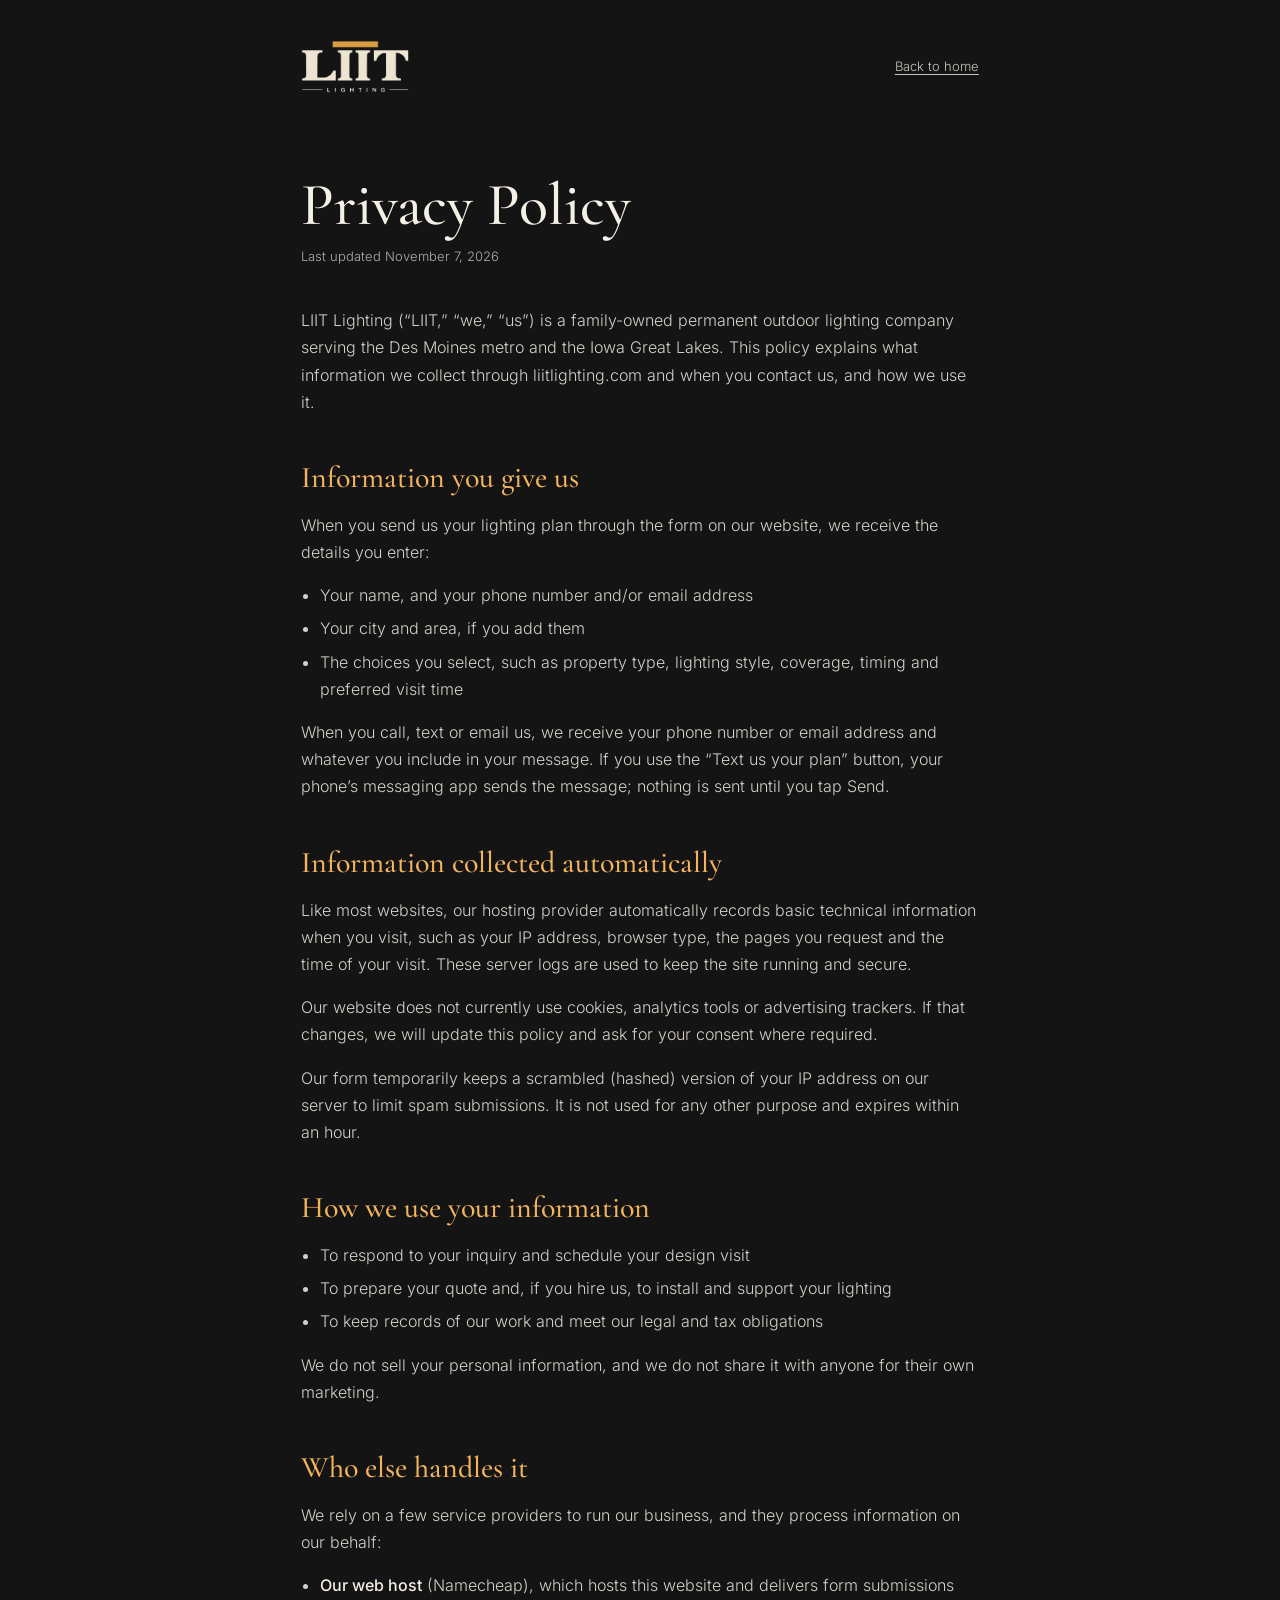
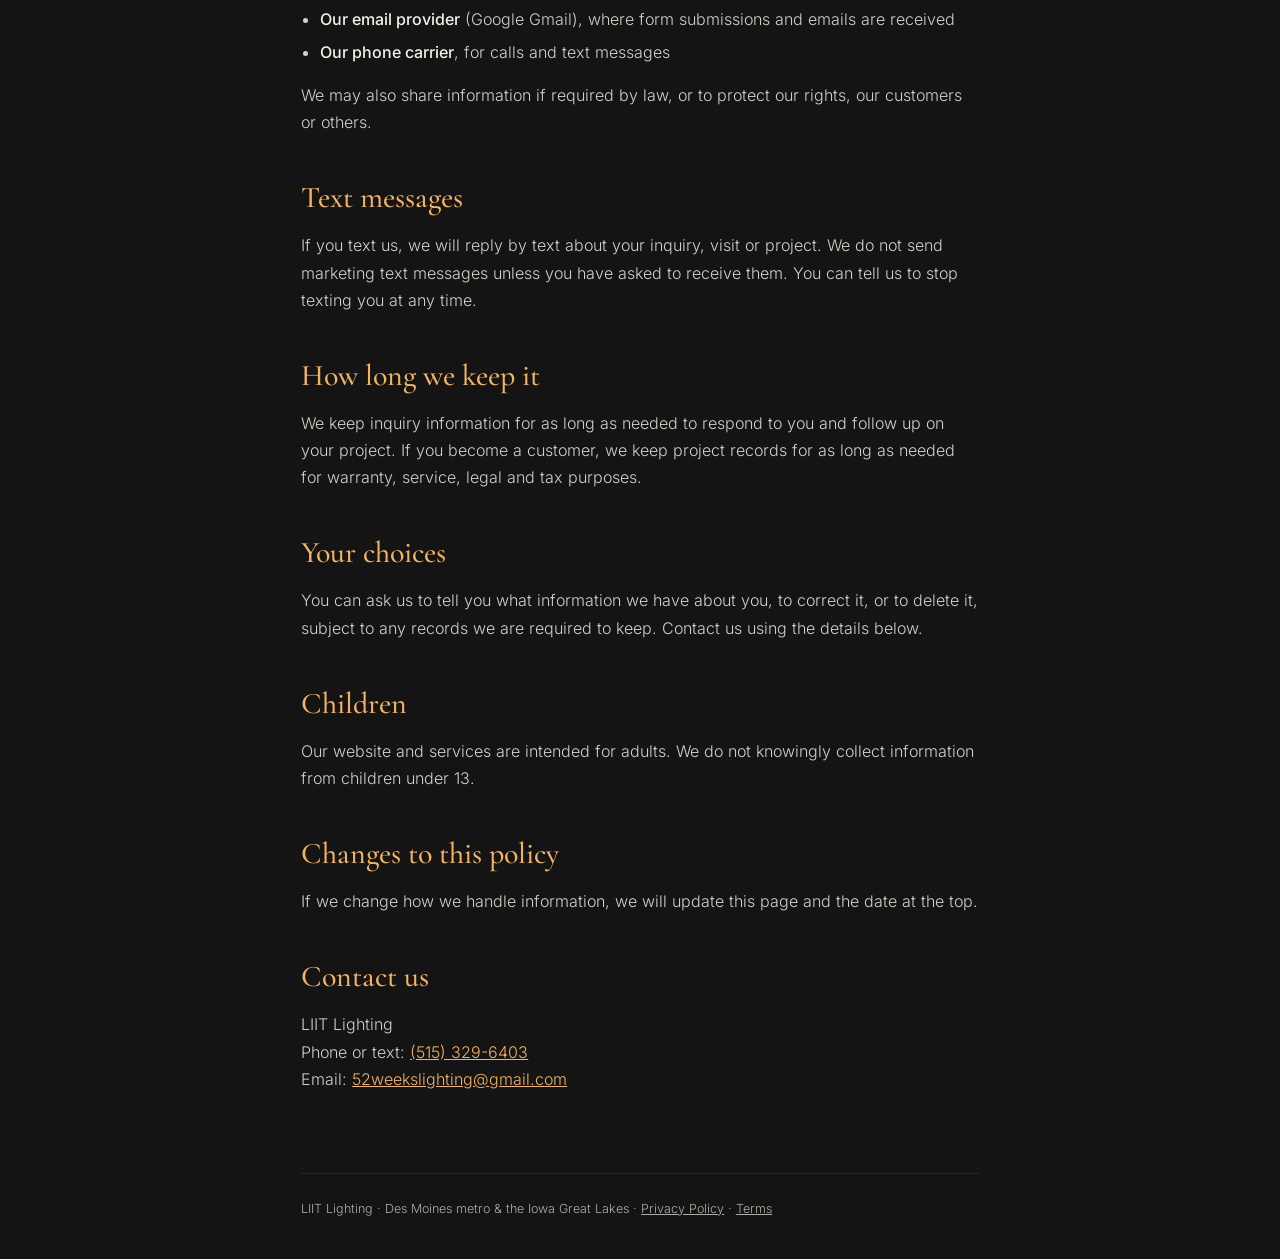
<file: privacy.html>
<!doctype html>
<html lang="en">
<head>
<meta charset="utf-8">
<meta name="viewport" content="width=device-width, initial-scale=1">
<title>Privacy Policy | LIIT Lighting</title>
<meta name="description" content="How LIIT Lighting collects and uses information through liitlighting.com and when you contact us.">
<link rel="canonical" href="https://liitlighting.com/privacy.html">
<meta name="theme-color" content="#141414">
<link rel="icon" type="image/png" sizes="64x64" href="img/liit-favicon.png">
<link rel="apple-touch-icon" sizes="180x180" href="img/liit-apple-touch.png">
<link rel="stylesheet" href="fonts/site-fonts.css">
<style>
:root{--ink:#141414;--ivory:#F5F0E6;--gold:#F4B45E;--serif:'Cormorant Garamond',Georgia,serif;--sans:'Inter',-apple-system,sans-serif}
*{box-sizing:border-box}body{margin:0;background:var(--ink);color:var(--ivory);font-family:var(--sans);font-weight:300;line-height:1.7;-webkit-font-smoothing:antialiased}
.wrap{max-width:780px;margin:auto;padding:40px clamp(20px,4vw,64px)}
.top{display:flex;justify-content:space-between;align-items:center;gap:20px}
.logo{display:block;width:108px}.logo img{display:block;width:100%;height:auto}
.back{font-size:13px;color:rgba(245,240,230,.8);text-decoration:underline;text-underline-offset:3px}
main{padding:clamp(48px,9vh,96px) 0 64px}
h1{font-family:var(--serif);font-weight:500;line-height:1.05;font-size:clamp(40px,6vw,60px);margin:0 0 8px}
.updated{font-size:13px;color:rgba(245,240,230,.7);margin:0 0 40px}
h2{font-family:var(--serif);font-weight:500;font-size:clamp(24px,3vw,30px);line-height:1.2;margin:44px 0 12px;color:var(--gold)}
p,li{color:rgba(245,240,230,.86);font-size:16px}
ul{padding-left:1.2em}li{margin:6px 0}
a{color:var(--gold)}
a:focus-visible{outline:2px solid var(--gold);outline-offset:4px}
strong{font-weight:500;color:var(--ivory)}
footer{border-top:1px solid rgba(245,240,230,.08);padding-top:24px;font-size:12.5px;color:rgba(245,240,230,.7)}
footer a{color:inherit}
</style>
</head>
<body>
<!-- DRAFT prepared for LIIT Lighting on 2026-11-07. Not legal advice. Have a licensed Iowa attorney review before relying on it. -->
<div class="wrap">
<header class="top"><a class="logo" href="index.html" aria-label="LIIT Lighting home"><img src="img/liit-logo.webp" alt="LIIT Lighting" width="580" height="285"></a><a class="back" href="index.html">Back to home</a></header>
<main>
<h1>Privacy Policy</h1>
<p class="updated">Last updated November 7, 2026</p>
<p>LIIT Lighting (&ldquo;LIIT,&rdquo; &ldquo;we,&rdquo; &ldquo;us&rdquo;) is a family-owned permanent outdoor lighting company serving the Des Moines metro and the Iowa Great Lakes. This policy explains what information we collect through liitlighting.com and when you contact us, and how we use it.</p>

<h2>Information you give us</h2>
<p>When you send us your lighting plan through the form on our website, we receive the details you enter:</p>
<ul>
<li>Your name, and your phone number and/or email address</li>
<li>Your city and area, if you add them</li>
<li>The choices you select, such as property type, lighting style, coverage, timing and preferred visit time</li>
</ul>
<p>When you call, text or email us, we receive your phone number or email address and whatever you include in your message. If you use the &ldquo;Text us your plan&rdquo; button, your phone&rsquo;s messaging app sends the message; nothing is sent until you tap Send.</p>

<h2>Information collected automatically</h2>
<p>Like most websites, our hosting provider automatically records basic technical information when you visit, such as your IP address, browser type, the pages you request and the time of your visit. These server logs are used to keep the site running and secure.</p>
<p>Our website does not currently use cookies, analytics tools or advertising trackers. If that changes, we will update this policy and ask for your consent where required.</p>
<p>Our form temporarily keeps a scrambled (hashed) version of your IP address on our server to limit spam submissions. It is not used for any other purpose and expires within an hour.</p>

<h2>How we use your information</h2>
<ul>
<li>To respond to your inquiry and schedule your design visit</li>
<li>To prepare your quote and, if you hire us, to install and support your lighting</li>
<li>To keep records of our work and meet our legal and tax obligations</li>
</ul>
<p>We do not sell your personal information, and we do not share it with anyone for their own marketing.</p>

<h2>Who else handles it</h2>
<p>We rely on a few service providers to run our business, and they process information on our behalf:</p>
<ul>
<li><strong>Our web host</strong> (Namecheap), which hosts this website and delivers form submissions</li>
<li><strong>Our email provider</strong> (Google Gmail), where form submissions and emails are received</li>
<li><strong>Our phone carrier</strong>, for calls and text messages</li>
</ul>
<p>We may also share information if required by law, or to protect our rights, our customers or others.</p>

<h2>Text messages</h2>
<p>If you text us, we will reply by text about your inquiry, visit or project. We do not send marketing text messages unless you have asked to receive them. You can tell us to stop texting you at any time.</p>

<h2>How long we keep it</h2>
<p>We keep inquiry information for as long as needed to respond to you and follow up on your project. If you become a customer, we keep project records for as long as needed for warranty, service, legal and tax purposes.</p>

<h2>Your choices</h2>
<p>You can ask us to tell you what information we have about you, to correct it, or to delete it, subject to any records we are required to keep. Contact us using the details below.</p>

<h2>Children</h2>
<p>Our website and services are intended for adults. We do not knowingly collect information from children under 13.</p>

<h2>Changes to this policy</h2>
<p>If we change how we handle information, we will update this page and the date at the top.</p>

<h2>Contact us</h2>
<p>LIIT Lighting<br>Phone or text: <a href="tel:+15153296403">(515) 329-6403</a><br>Email: <a href="mailto:52weekslighting@gmail.com">52weekslighting@gmail.com</a></p>
</main>
<footer>LIIT Lighting · Des Moines metro &amp; the Iowa Great Lakes · <a href="privacy.html">Privacy Policy</a> · <a href="terms.html">Terms</a></footer>
</div>
</body>
</html>
</file>
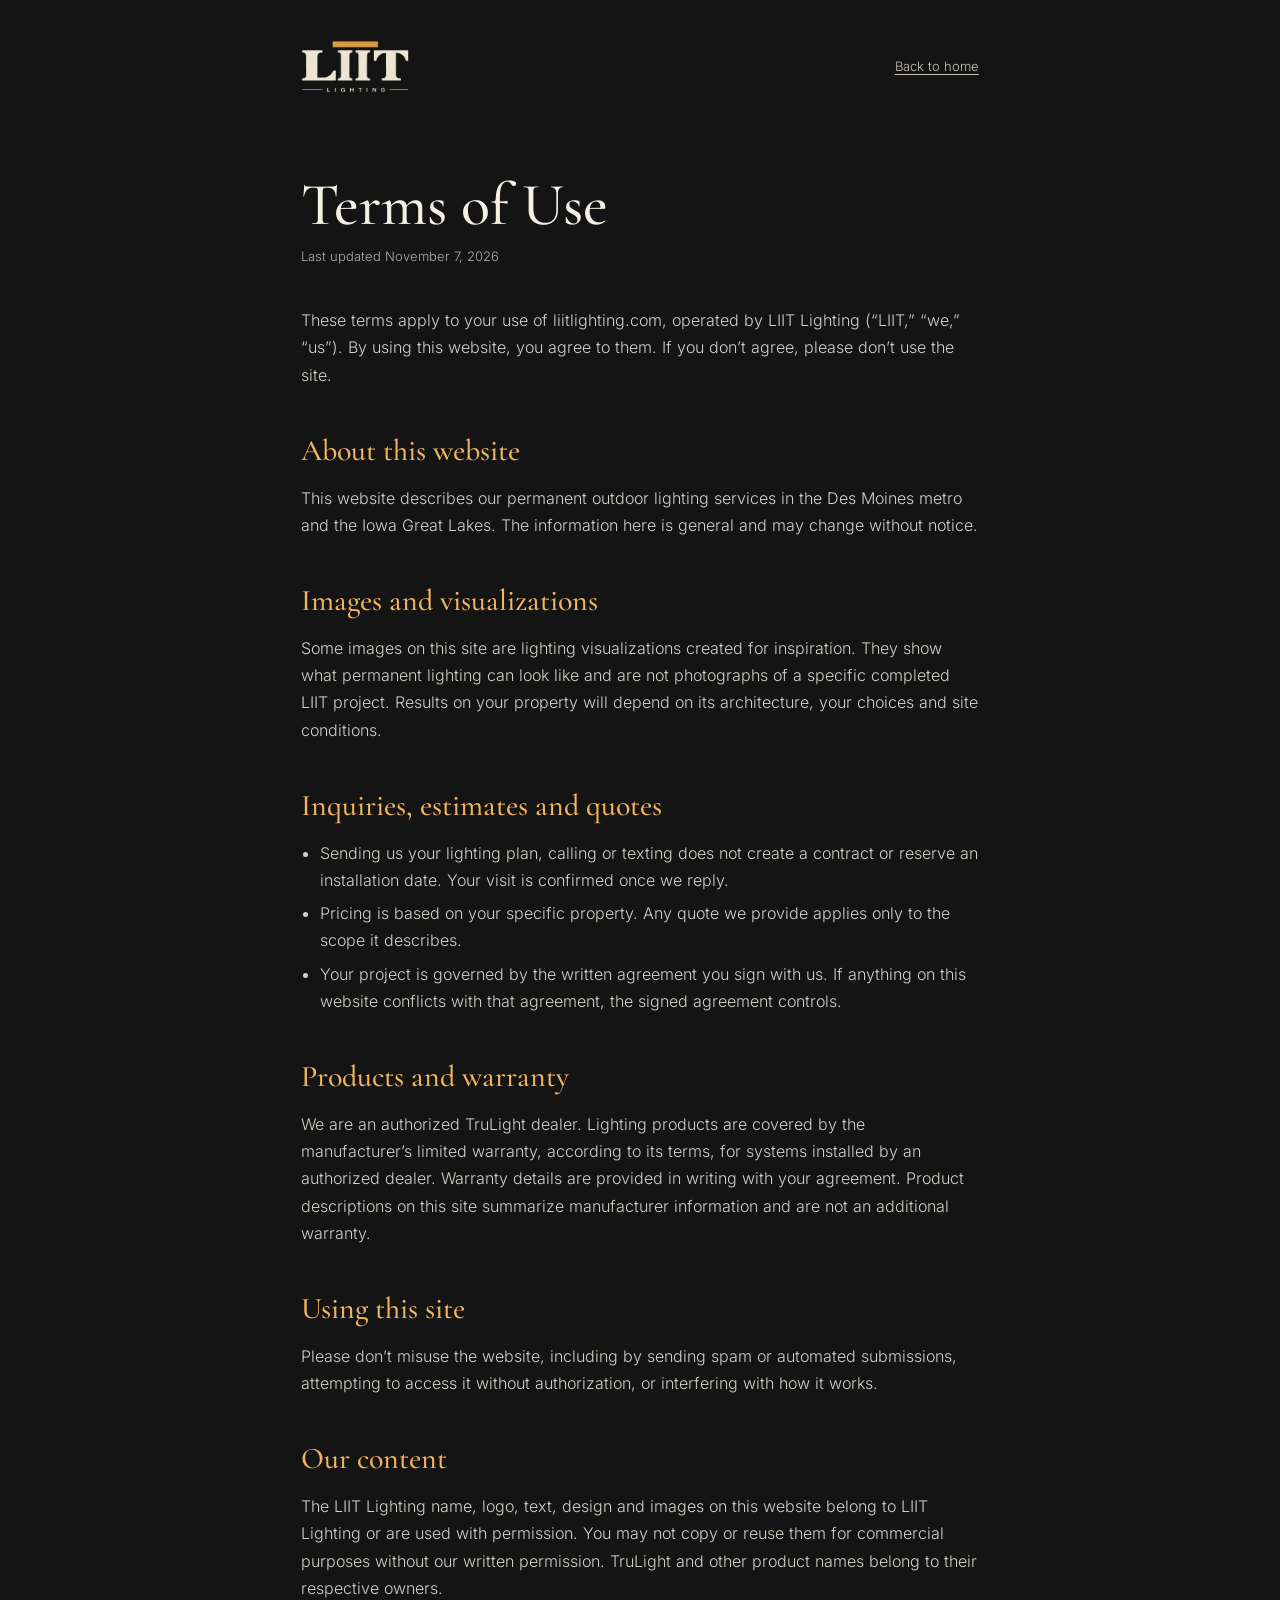
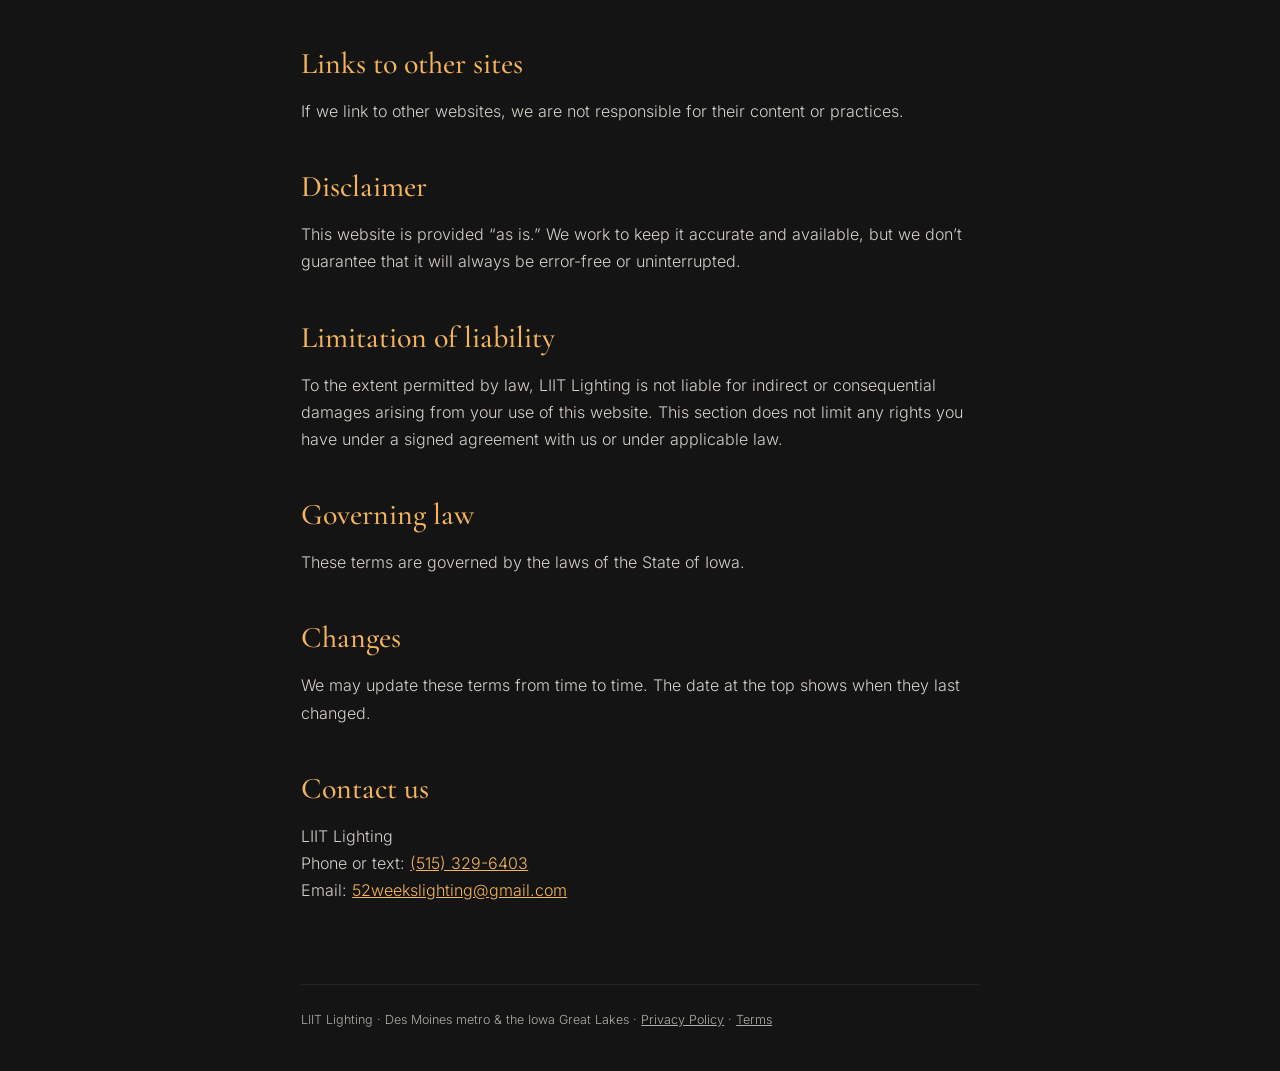
<file: terms.html>
<!doctype html>
<html lang="en">
<head>
<meta charset="utf-8">
<meta name="viewport" content="width=device-width, initial-scale=1">
<title>Terms of Use | LIIT Lighting</title>
<meta name="description" content="Terms for using liitlighting.com, including inquiries, quotes and visualizations.">
<link rel="canonical" href="https://liitlighting.com/terms.html">
<meta name="theme-color" content="#141414">
<link rel="icon" type="image/png" sizes="64x64" href="img/liit-favicon.png">
<link rel="apple-touch-icon" sizes="180x180" href="img/liit-apple-touch.png">
<link rel="stylesheet" href="fonts/site-fonts.css">
<style>
:root{--ink:#141414;--ivory:#F5F0E6;--gold:#F4B45E;--serif:'Cormorant Garamond',Georgia,serif;--sans:'Inter',-apple-system,sans-serif}
*{box-sizing:border-box}body{margin:0;background:var(--ink);color:var(--ivory);font-family:var(--sans);font-weight:300;line-height:1.7;-webkit-font-smoothing:antialiased}
.wrap{max-width:780px;margin:auto;padding:40px clamp(20px,4vw,64px)}
.top{display:flex;justify-content:space-between;align-items:center;gap:20px}
.logo{display:block;width:108px}.logo img{display:block;width:100%;height:auto}
.back{font-size:13px;color:rgba(245,240,230,.8);text-decoration:underline;text-underline-offset:3px}
main{padding:clamp(48px,9vh,96px) 0 64px}
h1{font-family:var(--serif);font-weight:500;line-height:1.05;font-size:clamp(40px,6vw,60px);margin:0 0 8px}
.updated{font-size:13px;color:rgba(245,240,230,.7);margin:0 0 40px}
h2{font-family:var(--serif);font-weight:500;font-size:clamp(24px,3vw,30px);line-height:1.2;margin:44px 0 12px;color:var(--gold)}
p,li{color:rgba(245,240,230,.86);font-size:16px}
ul{padding-left:1.2em}li{margin:6px 0}
a{color:var(--gold)}
a:focus-visible{outline:2px solid var(--gold);outline-offset:4px}
strong{font-weight:500;color:var(--ivory)}
footer{border-top:1px solid rgba(245,240,230,.08);padding-top:24px;font-size:12.5px;color:rgba(245,240,230,.7)}
footer a{color:inherit}
</style>
</head>
<body>
<!-- DRAFT prepared for LIIT Lighting on 2026-11-07. Not legal advice. Have a licensed Iowa attorney review before relying on it. -->
<div class="wrap">
<header class="top"><a class="logo" href="index.html" aria-label="LIIT Lighting home"><img src="img/liit-logo.webp" alt="LIIT Lighting" width="580" height="285"></a><a class="back" href="index.html">Back to home</a></header>
<main>
<h1>Terms of Use</h1>
<p class="updated">Last updated November 7, 2026</p>
<p>These terms apply to your use of liitlighting.com, operated by LIIT Lighting (&ldquo;LIIT,&rdquo; &ldquo;we,&rdquo; &ldquo;us&rdquo;). By using this website, you agree to them. If you don&rsquo;t agree, please don&rsquo;t use the site.</p>

<h2>About this website</h2>
<p>This website describes our permanent outdoor lighting services in the Des Moines metro and the Iowa Great Lakes. The information here is general and may change without notice.</p>

<h2>Images and visualizations</h2>
<p>Some images on this site are lighting visualizations created for inspiration. They show what permanent lighting can look like and are not photographs of a specific completed LIIT project. Results on your property will depend on its architecture, your choices and site conditions.</p>

<h2>Inquiries, estimates and quotes</h2>
<ul>
<li>Sending us your lighting plan, calling or texting does not create a contract or reserve an installation date. Your visit is confirmed once we reply.</li>
<li>Pricing is based on your specific property. Any quote we provide applies only to the scope it describes.</li>
<li>Your project is governed by the written agreement you sign with us. If anything on this website conflicts with that agreement, the signed agreement controls.</li>
</ul>

<h2>Products and warranty</h2>
<p>We are an authorized TruLight dealer. Lighting products are covered by the manufacturer&rsquo;s limited warranty, according to its terms, for systems installed by an authorized dealer. Warranty details are provided in writing with your agreement. Product descriptions on this site summarize manufacturer information and are not an additional warranty.</p>

<h2>Using this site</h2>
<p>Please don&rsquo;t misuse the website, including by sending spam or automated submissions, attempting to access it without authorization, or interfering with how it works.</p>

<h2>Our content</h2>
<p>The LIIT Lighting name, logo, text, design and images on this website belong to LIIT Lighting or are used with permission. You may not copy or reuse them for commercial purposes without our written permission. TruLight and other product names belong to their respective owners.</p>

<h2>Links to other sites</h2>
<p>If we link to other websites, we are not responsible for their content or practices.</p>

<h2>Disclaimer</h2>
<p>This website is provided &ldquo;as is.&rdquo; We work to keep it accurate and available, but we don&rsquo;t guarantee that it will always be error-free or uninterrupted.</p>

<h2>Limitation of liability</h2>
<p>To the extent permitted by law, LIIT Lighting is not liable for indirect or consequential damages arising from your use of this website. This section does not limit any rights you have under a signed agreement with us or under applicable law.</p>

<h2>Governing law</h2>
<p>These terms are governed by the laws of the State of Iowa.</p>

<h2>Changes</h2>
<p>We may update these terms from time to time. The date at the top shows when they last changed.</p>

<h2>Contact us</h2>
<p>LIIT Lighting<br>Phone or text: <a href="tel:+15153296403">(515) 329-6403</a><br>Email: <a href="mailto:52weekslighting@gmail.com">52weekslighting@gmail.com</a></p>
</main>
<footer>LIIT Lighting · Des Moines metro &amp; the Iowa Great Lakes · <a href="privacy.html">Privacy Policy</a> · <a href="terms.html">Terms</a></footer>
</div>
</body>
</html>
</file>
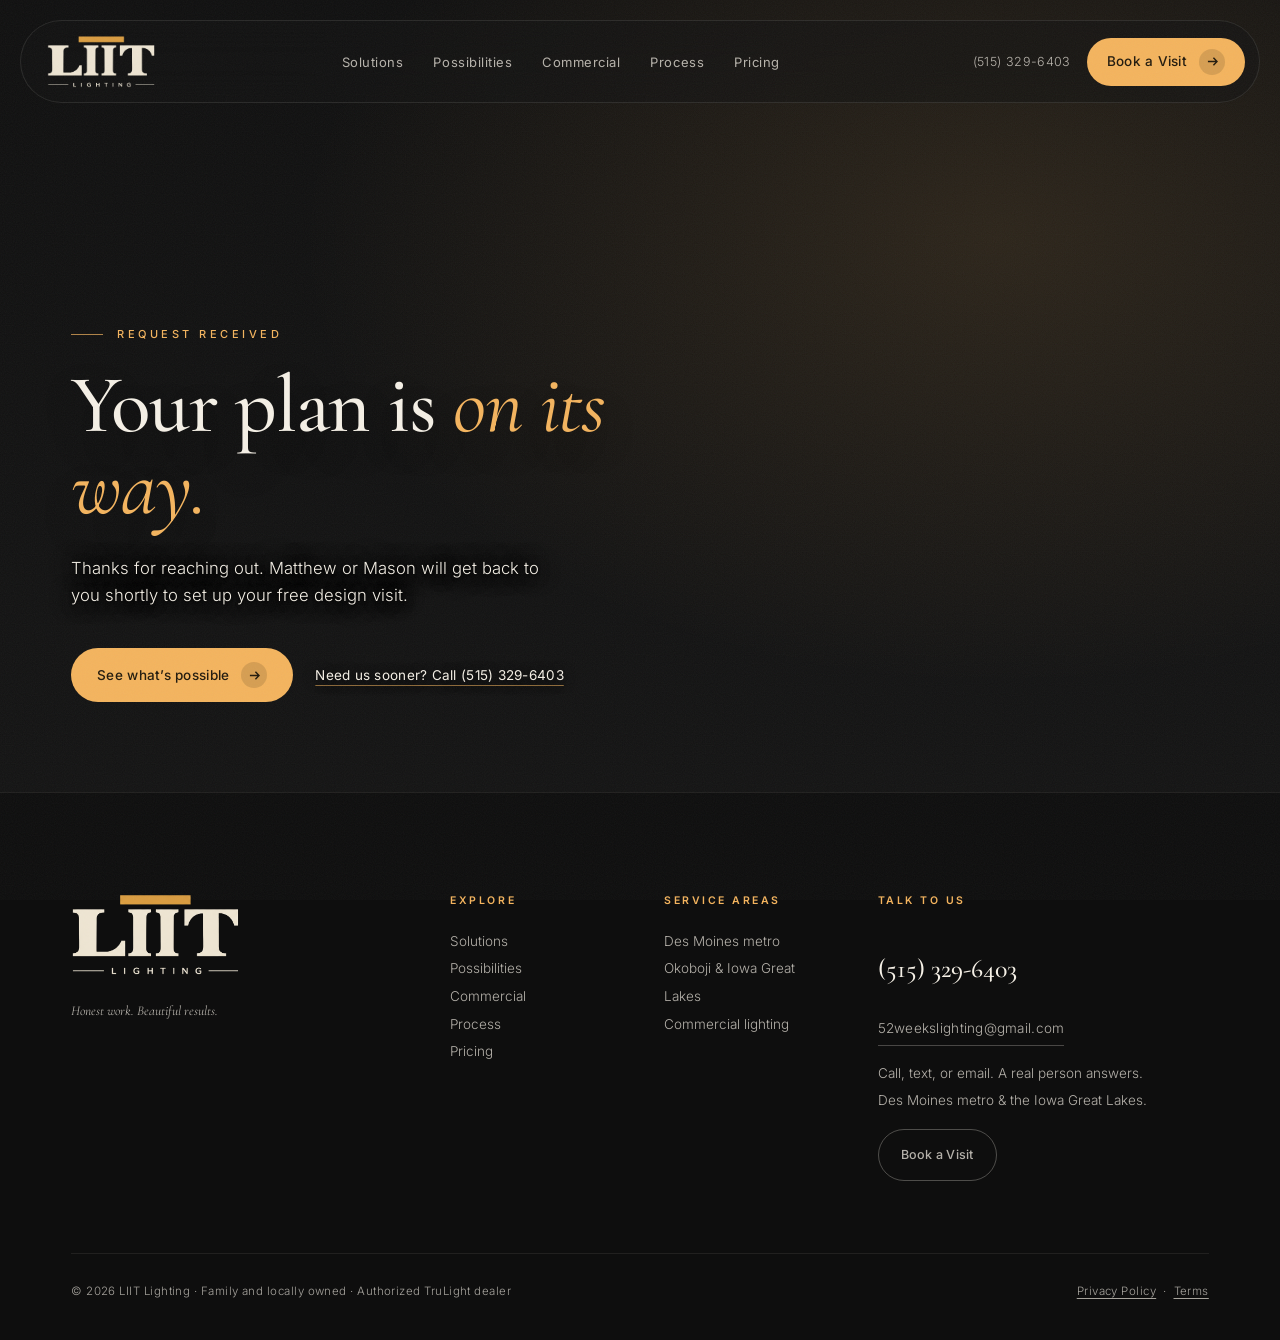
<file: thank-you.html>
<!DOCTYPE html>
<html lang="en">
<head>
<meta charset="UTF-8">
<meta name="viewport" content="width=device-width, initial-scale=1.0">
<title>Thank You | LIIT Lighting</title>
<meta name="description" content="Your design visit request has been sent to LIIT Lighting.">
<link rel="canonical" href="https://liitlighting.com/thank-you.html">
<meta name="robots" content="noindex, follow">
<meta name="theme-color" content="#141414">
<meta property="og:type" content="website">
<meta property="og:site_name" content="LIIT Lighting">
<meta property="og:url" content="https://liitlighting.com/thank-you.html">
<meta property="og:title" content="Thank you | LIIT Lighting">
<meta property="og:description" content="Your design visit request has been sent to LIIT Lighting.">
<meta property="og:image" content="https://liitlighting.com/img/og-card.jpg">
<meta property="og:image:width" content="1200">
<meta property="og:image:height" content="630">
<meta property="og:image:alt" content="LIIT Lighting logo over a home with warm white roofline lights at dusk">
<meta name="twitter:card" content="summary_large_image">
<meta name="twitter:image" content="https://liitlighting.com/img/og-card.jpg">
<script type="application/ld+json">
{
  "@context": "https://schema.org",
  "@type": "WebPage",
  "name": "Thank you"
}
</script>
<link rel="icon" type="image/png" sizes="64x64" href="img/liit-favicon.png">
<link rel="apple-touch-icon" sizes="180x180" href="img/liit-apple-touch.png">
<link href="fonts/site-fonts.css" rel="stylesheet">
<link href="css/site.css?v=20261107b" rel="stylesheet">
</head>
<body>
<div class="grain" aria-hidden="true"></div>
<header class="nav" id="nav">
  <a href="index.html" class="logo" aria-label="LIIT Lighting home"><img src="img/liit-logo.webp" alt="LIIT Lighting" width="580" height="285" decoding="async"></a>
  <nav aria-label="Main">
    <ul class="nav-links">
      <li><a href="index.html#whatyouget">Solutions</a></li>
      <li><a href="index.html#work">Possibilities</a></li>
      <li><a href="commercial.html">Commercial</a></li>
      <li><a href="index.html#process">Process</a></li>
      <li><a href="index.html#pricing">Pricing</a></li>
    </ul>
  </nav>
  <div class="nav-cta">
    <a class="nav-phone" href="tel:+15153296403">(515) 329-6403</a>
    <a class="btn btn-gold" href="index.html#book" style="padding:11px 20px">Book a Visit
      <span class="arr" aria-hidden="true"><svg viewBox="0 0 12 12" fill="none"><path d="M1 6h10M7 2l4 4-4 4" stroke="currentColor" stroke-width="1.6"/></svg></span>
    </a>
    <button class="burger" id="burger" aria-expanded="false" aria-label="Open menu"><span></span><span></span></button>
  </div>
</header>
<div id="mmenu" style="position:fixed;inset:0;z-index:90;background:rgba(14,14,14,.96);backdrop-filter:blur(20px);display:flex;align-items:center;justify-content:center;opacity:0;pointer-events:none;transition:opacity .4s ease">
  <nav aria-label="Mobile">
    <ul style="list-style:none;text-align:center;display:flex;flex-direction:column;gap:8px">
      <li><a href="index.html#whatyouget" style="font-family:var(--serif);font-size:34px;font-weight:500">Solutions</a></li>
      <li><a href="index.html#work" style="font-family:var(--serif);font-size:34px;font-weight:500">Possibilities</a></li>
      <li><a href="commercial.html" style="font-family:var(--serif);font-size:34px;font-weight:500">Commercial</a></li>
      <li><a href="index.html#process" style="font-family:var(--serif);font-size:34px;font-weight:500">Process</a></li>
      <li><a href="index.html#pricing" style="font-family:var(--serif);font-size:34px;font-weight:500">Pricing</a></li>
      <li style="margin-top:18px"><a class="btn btn-gold" href="index.html#book">Book a Visit</a></li>
      <li style="margin-top:10px"><a class="btn btn-ghost" href="tel:+15153296403">Call (515) 329-6403</a></li>
    </ul>
  </nav>
</div>
<main>
<section class="page-hero" style="min-height:88svh">
  <div class="ph-body">
    <p class="eyebrow hero-eyebrow">Request received</p>
    <h1 class="h-display">Your plan is <em>on its way.</em></h1>
    <p class="hero-sub">Thanks for reaching out. Matthew or Mason will get back to you shortly to set up your free design visit.</p>
    <div class="hero-actions">
      <a class="btn btn-gold" href="index.html#work">See what&rsquo;s possible
        <span class="arr" aria-hidden="true"><svg viewBox="0 0 12 12" fill="none"><path d="M1 6h10M7 2l4 4-4 4" stroke="currentColor" stroke-width="1.6"/></svg></span>
      </a>
      <a class="btn btn-quiet" href="tel:+15153296403">Need us sooner? Call (515) 329-6403</a>
    </div>
  </div>
</section>
</main>
<footer>
  <div class="wrap">
    <div class="foot-grid">
      <div>
        <a href="index.html" class="logo" aria-label="LIIT Lighting home"><img src="img/liit-logo.webp" alt="LIIT Lighting" width="580" height="285" decoding="async" loading="lazy"></a>
        <p class="foot-tag">Honest work. Beautiful results.</p>
      </div>
      <div>
        <h5>Explore</h5>
        <a href="index.html#whatyouget">Solutions</a><br>
        <a href="index.html#work">Possibilities</a><br>
        <a href="commercial.html">Commercial</a><br>
        <a href="index.html#process">Process</a><br>
        <a href="index.html#pricing">Pricing</a>
      </div>
      <div>
        <h5>Service areas</h5>
        <a href="des-moines.html">Des Moines metro</a><br>
        <a href="okoboji.html">Okoboji &amp; Iowa Great Lakes</a><br>
        <a href="commercial.html">Commercial lighting</a>
      </div>
      <div class="foot-cta">
        <h5>Talk to us</h5>
        <a href="tel:+15153296403" style="font-family:var(--serif);font-size:26px;font-weight:500;color:var(--ivory)">(515) 329-6403</a>
        <a href="mailto:52weekslighting@gmail.com" style="display:inline-block;margin-top:6px;font-size:13.5px;letter-spacing:.02em;color:var(--ivory-dim);text-decoration:none;border-bottom:1px solid rgba(245,240,230,.25);padding-bottom:2px">52weekslighting@gmail.com</a>
        <p>Call, text, or email. A real person answers.<br>Des Moines metro &amp; the Iowa Great Lakes.</p>
        <a class="btn btn-ghost" href="index.html#book" style="font-size:12.5px;padding:12px 22px">Book a Visit</a>
      </div>
    </div>
    <div class="foot-bottom">
      <p>© 2026 LIIT Lighting · Family and locally owned · Authorized TruLight dealer</p>
      <p><a href="privacy.html">Privacy Policy</a> &nbsp;·&nbsp; <a href="terms.html">Terms</a></p>
    </div>
  </div>
</footer>
<script>
(function(){
  "use strict";
  var nav = document.getElementById('nav');
  function onScroll(){ nav.classList.toggle('scrolled', window.scrollY > 60); }
  window.addEventListener('scroll', onScroll, {passive:true}); onScroll();
  var io = ('IntersectionObserver' in window) ? new IntersectionObserver(function(entries){
    entries.forEach(function(e){ if(e.isIntersecting){ e.target.classList.add('in'); io.unobserve(e.target); } });
  }, {threshold:0.14, rootMargin:'0px 0px -8% 0px'}) : null;
  document.querySelectorAll('.rv').forEach(function(el){ if(io) io.observe(el); else el.classList.add('in'); });
  var burger = document.getElementById('burger'), mmenu = document.getElementById('mmenu');
  function closeMenu(){ burger.setAttribute('aria-expanded','false'); mmenu.style.opacity='0'; mmenu.style.pointerEvents='none'; document.body.style.overflow=''; }
  burger.addEventListener('click', function(){
    if(burger.getAttribute('aria-expanded') === 'true'){ closeMenu(); return; }
    burger.setAttribute('aria-expanded','true'); mmenu.style.opacity='1'; mmenu.style.pointerEvents='auto'; document.body.style.overflow='hidden';
  });
  mmenu.querySelectorAll('a').forEach(function(a){ a.addEventListener('click', closeMenu); });
  document.addEventListener('keydown', function(e){ if(e.key === 'Escape') closeMenu(); });
})();
</script>
</body>
</html>
</file>
<file: fonts/site-fonts.css>
/* latin-ext */
@font-face {
  font-family: 'Cinzel';
  font-style: normal;
  font-weight: 700;
  font-display: swap;
  src: url(8vIU7ww63mVu7gtR-kwKxNvkNOjw-jHgfYPlDX5Z.woff2) format('woff2');
  unicode-range: U+0100-02BA, U+02BD-02C5, U+02C7-02CC, U+02CE-02D7, U+02DD-02FF, U+0304, U+0308, U+0329, U+1D00-1DBF, U+1E00-1E9F, U+1EF2-1EFF, U+2020, U+20A0-20AB, U+20AD-20C4, U+2113, U+2C60-2C7F, U+A720-A7FF;
}
/* latin */
@font-face {
  font-family: 'Cinzel';
  font-style: normal;
  font-weight: 700;
  font-display: swap;
  src: url(8vIU7ww63mVu7gtR-kwKxNvkNOjw-jHgfY3lDQ.woff2) format('woff2');
  unicode-range: U+0000-00FF, U+0131, U+0152-0153, U+02BB-02BC, U+02C6, U+02DA, U+02DC, U+0304, U+0308, U+0329, U+2000-206F, U+20AC, U+2122, U+2191, U+2193, U+2212, U+2215, U+FEFF, U+FFFD;
}
/* cyrillic-ext */
@font-face {
  font-family: 'Cormorant Garamond';
  font-style: italic;
  font-weight: 400;
  font-display: swap;
  src: url(co3ZmX5slCNuHLi8bLeY9MK7whWMhyjYrEtFmSq17w.woff2) format('woff2');
  unicode-range: U+0460-052F, U+1C80-1C8A, U+20B4, U+2DE0-2DFF, U+A640-A69F, U+FE2E-FE2F;
}
/* cyrillic */
@font-face {
  font-family: 'Cormorant Garamond';
  font-style: italic;
  font-weight: 400;
  font-display: swap;
  src: url(co3ZmX5slCNuHLi8bLeY9MK7whWMhyjYrEtMmSq17w.woff2) format('woff2');
  unicode-range: U+0301, U+0400-045F, U+0490-0491, U+04B0-04B1, U+2116;
}
/* vietnamese */
@font-face {
  font-family: 'Cormorant Garamond';
  font-style: italic;
  font-weight: 400;
  font-display: swap;
  src: url(co3ZmX5slCNuHLi8bLeY9MK7whWMhyjYrEtHmSq17w.woff2) format('woff2');
  unicode-range: U+0102-0103, U+0110-0111, U+0128-0129, U+0168-0169, U+01A0-01A1, U+01AF-01B0, U+0300-0301, U+0303-0304, U+0308-0309, U+0323, U+0329, U+1EA0-1EF9, U+20AB;
}
/* latin-ext */
@font-face {
  font-family: 'Cormorant Garamond';
  font-style: italic;
  font-weight: 400;
  font-display: swap;
  src: url(co3ZmX5slCNuHLi8bLeY9MK7whWMhyjYrEtGmSq17w.woff2) format('woff2');
  unicode-range: U+0100-02BA, U+02BD-02C5, U+02C7-02CC, U+02CE-02D7, U+02DD-02FF, U+0304, U+0308, U+0329, U+1D00-1DBF, U+1E00-1E9F, U+1EF2-1EFF, U+2020, U+20A0-20AB, U+20AD-20C4, U+2113, U+2C60-2C7F, U+A720-A7FF;
}
/* latin */
@font-face {
  font-family: 'Cormorant Garamond';
  font-style: italic;
  font-weight: 400;
  font-display: swap;
  src: url(co3ZmX5slCNuHLi8bLeY9MK7whWMhyjYrEtImSo.woff2) format('woff2');
  unicode-range: U+0000-00FF, U+0131, U+0152-0153, U+02BB-02BC, U+02C6, U+02DA, U+02DC, U+0304, U+0308, U+0329, U+2000-206F, U+20AC, U+2122, U+2191, U+2193, U+2212, U+2215, U+FEFF, U+FFFD;
}
/* cyrillic-ext */
@font-face {
  font-family: 'Cormorant Garamond';
  font-style: italic;
  font-weight: 500;
  font-display: swap;
  src: url(co3ZmX5slCNuHLi8bLeY9MK7whWMhyjYrEtFmSq17w.woff2) format('woff2');
  unicode-range: U+0460-052F, U+1C80-1C8A, U+20B4, U+2DE0-2DFF, U+A640-A69F, U+FE2E-FE2F;
}
/* cyrillic */
@font-face {
  font-family: 'Cormorant Garamond';
  font-style: italic;
  font-weight: 500;
  font-display: swap;
  src: url(co3ZmX5slCNuHLi8bLeY9MK7whWMhyjYrEtMmSq17w.woff2) format('woff2');
  unicode-range: U+0301, U+0400-045F, U+0490-0491, U+04B0-04B1, U+2116;
}
/* vietnamese */
@font-face {
  font-family: 'Cormorant Garamond';
  font-style: italic;
  font-weight: 500;
  font-display: swap;
  src: url(co3ZmX5slCNuHLi8bLeY9MK7whWMhyjYrEtHmSq17w.woff2) format('woff2');
  unicode-range: U+0102-0103, U+0110-0111, U+0128-0129, U+0168-0169, U+01A0-01A1, U+01AF-01B0, U+0300-0301, U+0303-0304, U+0308-0309, U+0323, U+0329, U+1EA0-1EF9, U+20AB;
}
/* latin-ext */
@font-face {
  font-family: 'Cormorant Garamond';
  font-style: italic;
  font-weight: 500;
  font-display: swap;
  src: url(co3ZmX5slCNuHLi8bLeY9MK7whWMhyjYrEtGmSq17w.woff2) format('woff2');
  unicode-range: U+0100-02BA, U+02BD-02C5, U+02C7-02CC, U+02CE-02D7, U+02DD-02FF, U+0304, U+0308, U+0329, U+1D00-1DBF, U+1E00-1E9F, U+1EF2-1EFF, U+2020, U+20A0-20AB, U+20AD-20C4, U+2113, U+2C60-2C7F, U+A720-A7FF;
}
/* latin */
@font-face {
  font-family: 'Cormorant Garamond';
  font-style: italic;
  font-weight: 500;
  font-display: swap;
  src: url(co3ZmX5slCNuHLi8bLeY9MK7whWMhyjYrEtImSo.woff2) format('woff2');
  unicode-range: U+0000-00FF, U+0131, U+0152-0153, U+02BB-02BC, U+02C6, U+02DA, U+02DC, U+0304, U+0308, U+0329, U+2000-206F, U+20AC, U+2122, U+2191, U+2193, U+2212, U+2215, U+FEFF, U+FFFD;
}
/* cyrillic-ext */
@font-face {
  font-family: 'Cormorant Garamond';
  font-style: normal;
  font-weight: 400;
  font-display: swap;
  src: url(co3bmX5slCNuHLi8bLeY9MK7whWMhyjYpHtKgS4.woff2) format('woff2');
  unicode-range: U+0460-052F, U+1C80-1C8A, U+20B4, U+2DE0-2DFF, U+A640-A69F, U+FE2E-FE2F;
}
/* cyrillic */
@font-face {
  font-family: 'Cormorant Garamond';
  font-style: normal;
  font-weight: 400;
  font-display: swap;
  src: url(co3bmX5slCNuHLi8bLeY9MK7whWMhyjYrXtKgS4.woff2) format('woff2');
  unicode-range: U+0301, U+0400-045F, U+0490-0491, U+04B0-04B1, U+2116;
}
/* vietnamese */
@font-face {
  font-family: 'Cormorant Garamond';
  font-style: normal;
  font-weight: 400;
  font-display: swap;
  src: url(co3bmX5slCNuHLi8bLeY9MK7whWMhyjYpntKgS4.woff2) format('woff2');
  unicode-range: U+0102-0103, U+0110-0111, U+0128-0129, U+0168-0169, U+01A0-01A1, U+01AF-01B0, U+0300-0301, U+0303-0304, U+0308-0309, U+0323, U+0329, U+1EA0-1EF9, U+20AB;
}
/* latin-ext */
@font-face {
  font-family: 'Cormorant Garamond';
  font-style: normal;
  font-weight: 400;
  font-display: swap;
  src: url(co3bmX5slCNuHLi8bLeY9MK7whWMhyjYp3tKgS4.woff2) format('woff2');
  unicode-range: U+0100-02BA, U+02BD-02C5, U+02C7-02CC, U+02CE-02D7, U+02DD-02FF, U+0304, U+0308, U+0329, U+1D00-1DBF, U+1E00-1E9F, U+1EF2-1EFF, U+2020, U+20A0-20AB, U+20AD-20C4, U+2113, U+2C60-2C7F, U+A720-A7FF;
}
/* latin */
@font-face {
  font-family: 'Cormorant Garamond';
  font-style: normal;
  font-weight: 400;
  font-display: swap;
  src: url(co3bmX5slCNuHLi8bLeY9MK7whWMhyjYqXtK.woff2) format('woff2');
  unicode-range: U+0000-00FF, U+0131, U+0152-0153, U+02BB-02BC, U+02C6, U+02DA, U+02DC, U+0304, U+0308, U+0329, U+2000-206F, U+20AC, U+2122, U+2191, U+2193, U+2212, U+2215, U+FEFF, U+FFFD;
}
/* cyrillic-ext */
@font-face {
  font-family: 'Cormorant Garamond';
  font-style: normal;
  font-weight: 500;
  font-display: swap;
  src: url(co3bmX5slCNuHLi8bLeY9MK7whWMhyjYpHtKgS4.woff2) format('woff2');
  unicode-range: U+0460-052F, U+1C80-1C8A, U+20B4, U+2DE0-2DFF, U+A640-A69F, U+FE2E-FE2F;
}
/* cyrillic */
@font-face {
  font-family: 'Cormorant Garamond';
  font-style: normal;
  font-weight: 500;
  font-display: swap;
  src: url(co3bmX5slCNuHLi8bLeY9MK7whWMhyjYrXtKgS4.woff2) format('woff2');
  unicode-range: U+0301, U+0400-045F, U+0490-0491, U+04B0-04B1, U+2116;
}
/* vietnamese */
@font-face {
  font-family: 'Cormorant Garamond';
  font-style: normal;
  font-weight: 500;
  font-display: swap;
  src: url(co3bmX5slCNuHLi8bLeY9MK7whWMhyjYpntKgS4.woff2) format('woff2');
  unicode-range: U+0102-0103, U+0110-0111, U+0128-0129, U+0168-0169, U+01A0-01A1, U+01AF-01B0, U+0300-0301, U+0303-0304, U+0308-0309, U+0323, U+0329, U+1EA0-1EF9, U+20AB;
}
/* latin-ext */
@font-face {
  font-family: 'Cormorant Garamond';
  font-style: normal;
  font-weight: 500;
  font-display: swap;
  src: url(co3bmX5slCNuHLi8bLeY9MK7whWMhyjYp3tKgS4.woff2) format('woff2');
  unicode-range: U+0100-02BA, U+02BD-02C5, U+02C7-02CC, U+02CE-02D7, U+02DD-02FF, U+0304, U+0308, U+0329, U+1D00-1DBF, U+1E00-1E9F, U+1EF2-1EFF, U+2020, U+20A0-20AB, U+20AD-20C4, U+2113, U+2C60-2C7F, U+A720-A7FF;
}
/* latin */
@font-face {
  font-family: 'Cormorant Garamond';
  font-style: normal;
  font-weight: 500;
  font-display: swap;
  src: url(co3bmX5slCNuHLi8bLeY9MK7whWMhyjYqXtK.woff2) format('woff2');
  unicode-range: U+0000-00FF, U+0131, U+0152-0153, U+02BB-02BC, U+02C6, U+02DA, U+02DC, U+0304, U+0308, U+0329, U+2000-206F, U+20AC, U+2122, U+2191, U+2193, U+2212, U+2215, U+FEFF, U+FFFD;
}
/* cyrillic-ext */
@font-face {
  font-family: 'Cormorant Garamond';
  font-style: normal;
  font-weight: 600;
  font-display: swap;
  src: url(co3bmX5slCNuHLi8bLeY9MK7whWMhyjYpHtKgS4.woff2) format('woff2');
  unicode-range: U+0460-052F, U+1C80-1C8A, U+20B4, U+2DE0-2DFF, U+A640-A69F, U+FE2E-FE2F;
}
/* cyrillic */
@font-face {
  font-family: 'Cormorant Garamond';
  font-style: normal;
  font-weight: 600;
  font-display: swap;
  src: url(co3bmX5slCNuHLi8bLeY9MK7whWMhyjYrXtKgS4.woff2) format('woff2');
  unicode-range: U+0301, U+0400-045F, U+0490-0491, U+04B0-04B1, U+2116;
}
/* vietnamese */
@font-face {
  font-family: 'Cormorant Garamond';
  font-style: normal;
  font-weight: 600;
  font-display: swap;
  src: url(co3bmX5slCNuHLi8bLeY9MK7whWMhyjYpntKgS4.woff2) format('woff2');
  unicode-range: U+0102-0103, U+0110-0111, U+0128-0129, U+0168-0169, U+01A0-01A1, U+01AF-01B0, U+0300-0301, U+0303-0304, U+0308-0309, U+0323, U+0329, U+1EA0-1EF9, U+20AB;
}
/* latin-ext */
@font-face {
  font-family: 'Cormorant Garamond';
  font-style: normal;
  font-weight: 600;
  font-display: swap;
  src: url(co3bmX5slCNuHLi8bLeY9MK7whWMhyjYp3tKgS4.woff2) format('woff2');
  unicode-range: U+0100-02BA, U+02BD-02C5, U+02C7-02CC, U+02CE-02D7, U+02DD-02FF, U+0304, U+0308, U+0329, U+1D00-1DBF, U+1E00-1E9F, U+1EF2-1EFF, U+2020, U+20A0-20AB, U+20AD-20C4, U+2113, U+2C60-2C7F, U+A720-A7FF;
}
/* latin */
@font-face {
  font-family: 'Cormorant Garamond';
  font-style: normal;
  font-weight: 600;
  font-display: swap;
  src: url(co3bmX5slCNuHLi8bLeY9MK7whWMhyjYqXtK.woff2) format('woff2');
  unicode-range: U+0000-00FF, U+0131, U+0152-0153, U+02BB-02BC, U+02C6, U+02DA, U+02DC, U+0304, U+0308, U+0329, U+2000-206F, U+20AC, U+2122, U+2191, U+2193, U+2212, U+2215, U+FEFF, U+FFFD;
}
/* cyrillic-ext */
@font-face {
  font-family: 'Inter';
  font-style: normal;
  font-weight: 300;
  font-display: swap;
  src: url(UcC73FwrK3iLTeHuS_nVMrMxCp50SjIa2JL7SUc.woff2) format('woff2');
  unicode-range: U+0460-052F, U+1C80-1C8A, U+20B4, U+2DE0-2DFF, U+A640-A69F, U+FE2E-FE2F;
}
/* cyrillic */
@font-face {
  font-family: 'Inter';
  font-style: normal;
  font-weight: 300;
  font-display: swap;
  src: url(UcC73FwrK3iLTeHuS_nVMrMxCp50SjIa0ZL7SUc.woff2) format('woff2');
  unicode-range: U+0301, U+0400-045F, U+0490-0491, U+04B0-04B1, U+2116;
}
/* greek-ext */
@font-face {
  font-family: 'Inter';
  font-style: normal;
  font-weight: 300;
  font-display: swap;
  src: url(UcC73FwrK3iLTeHuS_nVMrMxCp50SjIa2ZL7SUc.woff2) format('woff2');
  unicode-range: U+1F00-1FFF;
}
/* greek */
@font-face {
  font-family: 'Inter';
  font-style: normal;
  font-weight: 300;
  font-display: swap;
  src: url(UcC73FwrK3iLTeHuS_nVMrMxCp50SjIa1pL7SUc.woff2) format('woff2');
  unicode-range: U+0370-0377, U+037A-037F, U+0384-038A, U+038C, U+038E-03A1, U+03A3-03FF;
}
/* vietnamese */
@font-face {
  font-family: 'Inter';
  font-style: normal;
  font-weight: 300;
  font-display: swap;
  src: url(UcC73FwrK3iLTeHuS_nVMrMxCp50SjIa2pL7SUc.woff2) format('woff2');
  unicode-range: U+0102-0103, U+0110-0111, U+0128-0129, U+0168-0169, U+01A0-01A1, U+01AF-01B0, U+0300-0301, U+0303-0304, U+0308-0309, U+0323, U+0329, U+1EA0-1EF9, U+20AB;
}
/* latin-ext */
@font-face {
  font-family: 'Inter';
  font-style: normal;
  font-weight: 300;
  font-display: swap;
  src: url(UcC73FwrK3iLTeHuS_nVMrMxCp50SjIa25L7SUc.woff2) format('woff2');
  unicode-range: U+0100-02BA, U+02BD-02C5, U+02C7-02CC, U+02CE-02D7, U+02DD-02FF, U+0304, U+0308, U+0329, U+1D00-1DBF, U+1E00-1E9F, U+1EF2-1EFF, U+2020, U+20A0-20AB, U+20AD-20C4, U+2113, U+2C60-2C7F, U+A720-A7FF;
}
/* latin */
@font-face {
  font-family: 'Inter';
  font-style: normal;
  font-weight: 300;
  font-display: swap;
  src: url(UcC73FwrK3iLTeHuS_nVMrMxCp50SjIa1ZL7.woff2) format('woff2');
  unicode-range: U+0000-00FF, U+0131, U+0152-0153, U+02BB-02BC, U+02C6, U+02DA, U+02DC, U+0304, U+0308, U+0329, U+2000-206F, U+20AC, U+2122, U+2191, U+2193, U+2212, U+2215, U+FEFF, U+FFFD;
}
/* cyrillic-ext */
@font-face {
  font-family: 'Inter';
  font-style: normal;
  font-weight: 400;
  font-display: swap;
  src: url(UcC73FwrK3iLTeHuS_nVMrMxCp50SjIa2JL7SUc.woff2) format('woff2');
  unicode-range: U+0460-052F, U+1C80-1C8A, U+20B4, U+2DE0-2DFF, U+A640-A69F, U+FE2E-FE2F;
}
/* cyrillic */
@font-face {
  font-family: 'Inter';
  font-style: normal;
  font-weight: 400;
  font-display: swap;
  src: url(UcC73FwrK3iLTeHuS_nVMrMxCp50SjIa0ZL7SUc.woff2) format('woff2');
  unicode-range: U+0301, U+0400-045F, U+0490-0491, U+04B0-04B1, U+2116;
}
/* greek-ext */
@font-face {
  font-family: 'Inter';
  font-style: normal;
  font-weight: 400;
  font-display: swap;
  src: url(UcC73FwrK3iLTeHuS_nVMrMxCp50SjIa2ZL7SUc.woff2) format('woff2');
  unicode-range: U+1F00-1FFF;
}
/* greek */
@font-face {
  font-family: 'Inter';
  font-style: normal;
  font-weight: 400;
  font-display: swap;
  src: url(UcC73FwrK3iLTeHuS_nVMrMxCp50SjIa1pL7SUc.woff2) format('woff2');
  unicode-range: U+0370-0377, U+037A-037F, U+0384-038A, U+038C, U+038E-03A1, U+03A3-03FF;
}
/* vietnamese */
@font-face {
  font-family: 'Inter';
  font-style: normal;
  font-weight: 400;
  font-display: swap;
  src: url(UcC73FwrK3iLTeHuS_nVMrMxCp50SjIa2pL7SUc.woff2) format('woff2');
  unicode-range: U+0102-0103, U+0110-0111, U+0128-0129, U+0168-0169, U+01A0-01A1, U+01AF-01B0, U+0300-0301, U+0303-0304, U+0308-0309, U+0323, U+0329, U+1EA0-1EF9, U+20AB;
}
/* latin-ext */
@font-face {
  font-family: 'Inter';
  font-style: normal;
  font-weight: 400;
  font-display: swap;
  src: url(UcC73FwrK3iLTeHuS_nVMrMxCp50SjIa25L7SUc.woff2) format('woff2');
  unicode-range: U+0100-02BA, U+02BD-02C5, U+02C7-02CC, U+02CE-02D7, U+02DD-02FF, U+0304, U+0308, U+0329, U+1D00-1DBF, U+1E00-1E9F, U+1EF2-1EFF, U+2020, U+20A0-20AB, U+20AD-20C4, U+2113, U+2C60-2C7F, U+A720-A7FF;
}
/* latin */
@font-face {
  font-family: 'Inter';
  font-style: normal;
  font-weight: 400;
  font-display: swap;
  src: url(UcC73FwrK3iLTeHuS_nVMrMxCp50SjIa1ZL7.woff2) format('woff2');
  unicode-range: U+0000-00FF, U+0131, U+0152-0153, U+02BB-02BC, U+02C6, U+02DA, U+02DC, U+0304, U+0308, U+0329, U+2000-206F, U+20AC, U+2122, U+2191, U+2193, U+2212, U+2215, U+FEFF, U+FFFD;
}
/* cyrillic-ext */
@font-face {
  font-family: 'Inter';
  font-style: normal;
  font-weight: 500;
  font-display: swap;
  src: url(UcC73FwrK3iLTeHuS_nVMrMxCp50SjIa2JL7SUc.woff2) format('woff2');
  unicode-range: U+0460-052F, U+1C80-1C8A, U+20B4, U+2DE0-2DFF, U+A640-A69F, U+FE2E-FE2F;
}
/* cyrillic */
@font-face {
  font-family: 'Inter';
  font-style: normal;
  font-weight: 500;
  font-display: swap;
  src: url(UcC73FwrK3iLTeHuS_nVMrMxCp50SjIa0ZL7SUc.woff2) format('woff2');
  unicode-range: U+0301, U+0400-045F, U+0490-0491, U+04B0-04B1, U+2116;
}
/* greek-ext */
@font-face {
  font-family: 'Inter';
  font-style: normal;
  font-weight: 500;
  font-display: swap;
  src: url(UcC73FwrK3iLTeHuS_nVMrMxCp50SjIa2ZL7SUc.woff2) format('woff2');
  unicode-range: U+1F00-1FFF;
}
/* greek */
@font-face {
  font-family: 'Inter';
  font-style: normal;
  font-weight: 500;
  font-display: swap;
  src: url(UcC73FwrK3iLTeHuS_nVMrMxCp50SjIa1pL7SUc.woff2) format('woff2');
  unicode-range: U+0370-0377, U+037A-037F, U+0384-038A, U+038C, U+038E-03A1, U+03A3-03FF;
}
/* vietnamese */
@font-face {
  font-family: 'Inter';
  font-style: normal;
  font-weight: 500;
  font-display: swap;
  src: url(UcC73FwrK3iLTeHuS_nVMrMxCp50SjIa2pL7SUc.woff2) format('woff2');
  unicode-range: U+0102-0103, U+0110-0111, U+0128-0129, U+0168-0169, U+01A0-01A1, U+01AF-01B0, U+0300-0301, U+0303-0304, U+0308-0309, U+0323, U+0329, U+1EA0-1EF9, U+20AB;
}
/* latin-ext */
@font-face {
  font-family: 'Inter';
  font-style: normal;
  font-weight: 500;
  font-display: swap;
  src: url(UcC73FwrK3iLTeHuS_nVMrMxCp50SjIa25L7SUc.woff2) format('woff2');
  unicode-range: U+0100-02BA, U+02BD-02C5, U+02C7-02CC, U+02CE-02D7, U+02DD-02FF, U+0304, U+0308, U+0329, U+1D00-1DBF, U+1E00-1E9F, U+1EF2-1EFF, U+2020, U+20A0-20AB, U+20AD-20C4, U+2113, U+2C60-2C7F, U+A720-A7FF;
}
/* latin */
@font-face {
  font-family: 'Inter';
  font-style: normal;
  font-weight: 500;
  font-display: swap;
  src: url(UcC73FwrK3iLTeHuS_nVMrMxCp50SjIa1ZL7.woff2) format('woff2');
  unicode-range: U+0000-00FF, U+0131, U+0152-0153, U+02BB-02BC, U+02C6, U+02DA, U+02DC, U+0304, U+0308, U+0329, U+2000-206F, U+20AC, U+2122, U+2191, U+2193, U+2212, U+2215, U+FEFF, U+FFFD;
}
/* cyrillic-ext */
@font-face {
  font-family: 'Inter';
  font-style: normal;
  font-weight: 600;
  font-display: swap;
  src: url(UcC73FwrK3iLTeHuS_nVMrMxCp50SjIa2JL7SUc.woff2) format('woff2');
  unicode-range: U+0460-052F, U+1C80-1C8A, U+20B4, U+2DE0-2DFF, U+A640-A69F, U+FE2E-FE2F;
}
/* cyrillic */
@font-face {
  font-family: 'Inter';
  font-style: normal;
  font-weight: 600;
  font-display: swap;
  src: url(UcC73FwrK3iLTeHuS_nVMrMxCp50SjIa0ZL7SUc.woff2) format('woff2');
  unicode-range: U+0301, U+0400-045F, U+0490-0491, U+04B0-04B1, U+2116;
}
/* greek-ext */
@font-face {
  font-family: 'Inter';
  font-style: normal;
  font-weight: 600;
  font-display: swap;
  src: url(UcC73FwrK3iLTeHuS_nVMrMxCp50SjIa2ZL7SUc.woff2) format('woff2');
  unicode-range: U+1F00-1FFF;
}
/* greek */
@font-face {
  font-family: 'Inter';
  font-style: normal;
  font-weight: 600;
  font-display: swap;
  src: url(UcC73FwrK3iLTeHuS_nVMrMxCp50SjIa1pL7SUc.woff2) format('woff2');
  unicode-range: U+0370-0377, U+037A-037F, U+0384-038A, U+038C, U+038E-03A1, U+03A3-03FF;
}
/* vietnamese */
@font-face {
  font-family: 'Inter';
  font-style: normal;
  font-weight: 600;
  font-display: swap;
  src: url(UcC73FwrK3iLTeHuS_nVMrMxCp50SjIa2pL7SUc.woff2) format('woff2');
  unicode-range: U+0102-0103, U+0110-0111, U+0128-0129, U+0168-0169, U+01A0-01A1, U+01AF-01B0, U+0300-0301, U+0303-0304, U+0308-0309, U+0323, U+0329, U+1EA0-1EF9, U+20AB;
}
/* latin-ext */
@font-face {
  font-family: 'Inter';
  font-style: normal;
  font-weight: 600;
  font-display: swap;
  src: url(UcC73FwrK3iLTeHuS_nVMrMxCp50SjIa25L7SUc.woff2) format('woff2');
  unicode-range: U+0100-02BA, U+02BD-02C5, U+02C7-02CC, U+02CE-02D7, U+02DD-02FF, U+0304, U+0308, U+0329, U+1D00-1DBF, U+1E00-1E9F, U+1EF2-1EFF, U+2020, U+20A0-20AB, U+20AD-20C4, U+2113, U+2C60-2C7F, U+A720-A7FF;
}
/* latin */
@font-face {
  font-family: 'Inter';
  font-style: normal;
  font-weight: 600;
  font-display: swap;
  src: url(UcC73FwrK3iLTeHuS_nVMrMxCp50SjIa1ZL7.woff2) format('woff2');
  unicode-range: U+0000-00FF, U+0131, U+0152-0153, U+02BB-02BC, U+02C6, U+02DA, U+02DC, U+0304, U+0308, U+0329, U+2000-206F, U+20AC, U+2122, U+2191, U+2193, U+2212, U+2215, U+FEFF, U+FFFD;
}
</file>
<file: css/site.css>
/* ============ TOKENS ============ */
:root{
  --ink:#141414;
  --ink-2:#1b1b1b;
  --charcoal:#292929;
  --ivory:#F5F0E6;
  --ivory-dim:rgba(245,240,230,.72);
  --ivory-faint:rgba(245,240,230,.50);
  --liit:#F4B45E;
  --liit-deep:#C98532;
  --gold:#F4B45E;
  --ochre:#C98532;
  --paper:#F5F0E6;
  --paper-ink:#1E1B16;
  --paper-dim:rgba(30,27,22,.66);
  --paper-faint:rgba(30,27,22,.42);
  --serif:'Cormorant Garamond',Georgia,serif;
  --sans:'Inter',-apple-system,sans-serif;
  --ease-out:cubic-bezier(.22,1,.36,1);
  --ease-soft:cubic-bezier(.4,0,.2,1);
  --gutter:clamp(20px,4vw,64px);
}
*,*::before,*::after{margin:0;padding:0;box-sizing:border-box}
html{scroll-behavior:smooth;overflow-x:clip}
html,body{background:var(--ink)}
body{
  font-family:var(--sans);font-weight:300;color:var(--ivory);
  -webkit-font-smoothing:antialiased;-moz-osx-font-smoothing:grayscale;
  line-height:1.6;overflow-x:clip;
}
img{display:block;max-width:100%;height:auto}
a{color:inherit;text-decoration:none}
button{font:inherit;color:inherit;background:none;border:none;cursor:pointer}
::selection{background:rgba(244,180,94,.28);color:var(--ivory)}
:focus-visible{outline:2px solid var(--gold);outline-offset:3px;border-radius:4px}
@media (prefers-reduced-motion:reduce){
  *,*::before,*::after{animation-duration:.01ms!important;animation-iteration-count:1!important;transition-duration:.01ms!important}
  html{scroll-behavior:auto}
}

/* ============ TYPE ============ */
.eyebrow{
  font-size:11px;letter-spacing:.32em;text-transform:uppercase;font-weight:500;
  color:var(--gold);display:inline-flex;align-items:center;gap:14px;
}
.eyebrow::before{content:"";width:32px;height:1px;background:var(--gold);opacity:.7}
.h-display{
  font-family:var(--serif);font-weight:500;line-height:1.02;letter-spacing:-.015em;
  font-size:clamp(44px,6.6vw,92px);
}
.h-display em{font-style:italic;font-weight:400;color:var(--gold)}
.h-section{
  font-family:var(--serif);font-weight:500;line-height:1.05;letter-spacing:-.01em;
  font-size:clamp(34px,4.4vw,60px);
}
.h-section em{font-style:italic;font-weight:400;color:var(--ochre)}
.on-paper .h-section em{color:var(--liit-deep)}
.lede{font-size:clamp(15px,1.35vw,18px);color:var(--ivory-dim);max-width:34rem;line-height:1.65}
.on-paper .lede{color:var(--paper-dim)}
.micro{font-size:10.5px;letter-spacing:.24em;text-transform:uppercase;font-weight:500;color:var(--ivory-faint)}
.on-paper .micro{color:var(--paper-faint)}
.idx{font-family:var(--serif);font-style:italic;font-size:15px;color:var(--gold);letter-spacing:.04em}

/* ============ LOGO ============ */
.logo{display:block;width:108px;flex:none;line-height:1;text-decoration:none}
.logo img{display:block;width:100%;height:auto}
.foot-grid .logo{width:168px}

/* ============ NAV ============ */
.nav{
  position:fixed;top:20px;left:50%;transform:translateX(-50%);z-index:100;
  width:min(1240px,calc(100% - 32px));
  display:flex;align-items:center;justify-content:space-between;gap:24px;
  padding:14px 14px 14px 26px;border-radius:999px;
  background:rgba(20,20,20,.55);backdrop-filter:blur(18px);-webkit-backdrop-filter:blur(18px);
  border:1px solid rgba(245,240,230,.1);
  transition:background .5s var(--ease-soft),border-color .5s var(--ease-soft),box-shadow .5s var(--ease-soft);
}
.nav.scrolled{background:rgba(16,16,16,.82);border-color:rgba(245,240,230,.14);box-shadow:0 8px 40px rgba(0,0,0,.45)}
.nav-links{display:flex;gap:30px;align-items:center;list-style:none}
.nav-links a{font-size:13px;font-weight:400;letter-spacing:.04em;color:var(--ivory-dim);position:relative;padding:4px 0;transition:color .3s}
.nav-links a::after{content:"";position:absolute;left:0;bottom:0;width:100%;height:1px;background:var(--gold);transform:scaleX(0);transform-origin:left;transition:transform .35s var(--ease-soft)}
.nav-links a:hover{color:var(--ivory)}
.nav-links a:hover::after{transform:scaleX(1)}
.nav-cta{display:flex;align-items:center;gap:10px}
.nav-phone{font-size:12.5px;letter-spacing:.03em;color:var(--ivory-dim);padding:10px 6px;transition:color .3s;white-space:nowrap}
.nav-phone:hover{color:var(--gold)}
.burger{display:none;width:44px;height:44px;border-radius:50%;border:1px solid rgba(245,240,230,.18);align-items:center;justify-content:center;flex-direction:column;gap:5px}
.burger span{width:16px;height:1.5px;background:var(--ivory);transition:transform .35s var(--ease-soft),opacity .3s}
.burger[aria-expanded="true"] span:nth-child(1){transform:translateY(3.25px) rotate(45deg)}
.burger[aria-expanded="true"] span:nth-child(2){transform:translateY(-3.25px) rotate(-45deg)}

/* ============ BUTTONS ============ */
.btn{
  display:inline-flex;align-items:center;gap:12px;border-radius:999px;
  font-size:13.5px;font-weight:500;letter-spacing:.02em;white-space:nowrap;
  padding:14px 26px;transition:transform .3s var(--ease-soft),background .3s,color .3s,border-color .3s,box-shadow .3s;
}
.btn:active{transform:scale(.97)}
.btn .arr{width:26px;height:26px;border-radius:50%;display:inline-flex;align-items:center;justify-content:center;transition:transform .35s var(--ease-soft),background .3s;flex:none}
.btn .arr svg{width:11px;height:11px;transition:transform .35s var(--ease-soft)}
.btn:hover .arr svg{transform:translateX(2px)}
.btn-gold{background:var(--gold);color:#221a0d}
.btn-gold .arr{background:rgba(34,26,13,.14)}
.btn-gold:hover{background:#f8c377;box-shadow:0 6px 32px rgba(244,180,94,.28)}
.btn-ghost{border:1px solid rgba(245,240,230,.28);color:var(--ivory)}
.btn-ghost:hover{border-color:var(--gold);color:var(--gold)}
.btn-dark{background:var(--paper-ink);color:var(--paper)}
.btn-dark .arr{background:rgba(245,240,230,.16)}
.btn-dark:hover{background:#332d24;box-shadow:0 6px 32px rgba(0,0,0,.18)}

/* ============ REVEAL ============ */
.rv{opacity:0;transform:translateY(26px);filter:blur(6px);transition:opacity .9s var(--ease-out),transform .9s var(--ease-out),filter .9s var(--ease-out)}
.rv.in{opacity:1;transform:none;filter:none}
.rv-d1{transition-delay:.08s}.rv-d2{transition-delay:.16s}.rv-d3{transition-delay:.24s}.rv-d4{transition-delay:.32s}.rv-d5{transition-delay:.4s}

/* ============ HERO ============ */
.hero{position:relative;min-height:100svh;display:flex;flex-direction:column;overflow:hidden}
.hero-media{position:absolute;inset:0;z-index:0}
.hero-media svg{width:100%;height:100%;display:block;transform:scale(1.08);transition:transform 2.4s var(--ease-out),opacity 1.2s ease .2s;opacity:0}
.hero-media svg.loaded{opacity:1;transform:scale(1.02)}
.hero-media .glowdot{transform-box:fill-box;transform-origin:center}
.hero-scrim{position:absolute;inset:0;z-index:1;background:
  linear-gradient(to right,rgba(13,13,13,.72) 0%,rgba(13,13,13,.38) 34%,rgba(13,13,13,.05) 62%,rgba(13,13,13,.28) 100%),
  linear-gradient(to top,rgba(13,13,13,.88) 0%,rgba(13,13,13,0) 34%),
  linear-gradient(to bottom,rgba(13,13,13,.55) 0%,rgba(13,13,13,0) 22%)}
.hero-body{
  position:relative;z-index:2;flex:1;display:flex;flex-direction:column;justify-content:flex-end;
  width:min(1240px,100%);margin:0 auto;padding:150px var(--gutter) 44px;
}
.hero-eyebrow{margin-bottom:22px}
.hero-title{max-width:min(15ch,100%);text-shadow:0 16px 38px rgba(0,0,0,.32)}
.hero-title .ln{display:block;overflow:hidden}
.hero-title .ln > span{display:block;transform:translateY(115%);transition:transform 1.1s var(--ease-out)}
.hero-title.go .ln:nth-child(1) > span{transition-delay:.15s}
.hero-title.go .ln:nth-child(2) > span{transition-delay:.28s}
.hero-title.go .ln:nth-child(3) > span{transition-delay:.41s}
.hero-title.go .ln > span{transform:none}
.hero-sub{margin-top:26px;max-width:30rem;color:var(--ivory);font-size:clamp(15px,1.3vw,17.5px);text-shadow:0 1px 3px #000,0 2px 12px #000,0 0 24px rgba(0,0,0,.9)}
.hero-actions{display:flex;gap:14px;margin-top:36px;flex-wrap:wrap}
.hero-foot{display:flex;justify-content:space-between;align-items:flex-end;margin-top:64px;gap:24px}
.hero-foot .micro{color:rgba(245,240,230,.55);text-shadow:0 2px 16px rgba(0,0,0,.2)}
.scroll-cue{display:flex;align-items:center;gap:10px;color:var(--ivory-dim);font-size:10.5px;letter-spacing:.24em;text-transform:uppercase;font-weight:500}
.scroll-cue .tick{width:1px;height:34px;background:linear-gradient(var(--gold),transparent);animation:cue 2.2s var(--ease-soft) infinite}
@keyframes cue{0%{transform:scaleY(0);transform-origin:top}45%{transform:scaleY(1);transform-origin:top}55%{transform:scaleY(1);transform-origin:bottom}100%{transform:scaleY(0);transform-origin:bottom}}

/* ============ SECTION SHELL ============ */
.section{position:relative;padding:clamp(96px,11vw,168px) 0}
.wrap{width:min(1240px,100%);margin:0 auto;padding:0 var(--gutter)}
.sheet{border-radius:56px 56px 0 0;margin-top:-56px;position:relative;z-index:10}
.on-paper{background:var(--paper);color:var(--paper-ink)}
.on-paper .eyebrow{color:var(--ochre)}
.on-paper .eyebrow::before{background:var(--ochre)}

/* ============ WHAT YOU GET / MODES ============ */
.flip .wrap{display:grid;grid-template-columns:minmax(0,5fr) minmax(0,6fr);gap:clamp(36px,6vw,88px);align-items:center}
.flip-copy .h-section{margin:20px 0 18px}
.flip-copy p{color:var(--ivory-dim);max-width:28rem;font-size:15.5px}
.mode-benefits{margin-top:30px;display:flex;flex-direction:column;gap:13px;border-top:1px solid rgba(245,240,230,.1);padding-top:24px}
.mb{display:flex;gap:13px;align-items:baseline;font-size:13.5px;color:var(--ivory-dim);max-width:26rem}
.mb .idx{flex:none}
.mb b{color:var(--ivory);font-weight:500}
.flip-visual{min-width:0}
.flip-stage{position:relative;border-radius:32px;overflow:hidden;box-shadow:0 40px 90px rgba(0,0,0,.5);border:1px solid rgba(245,240,230,.1)}
.flip-stage .layer{transition:opacity 1s var(--ease-out);opacity:0}
.flip-stage .layer:first-child{position:relative;opacity:1}
.flip-stage .layer + .layer{position:absolute;inset:0}
.flip-stage .layer.active{opacity:1}
.flip-stage img{width:100%;aspect-ratio:16/10.5;object-fit:cover;display:block}
.flip-stage .sweep{position:absolute;inset:0;background:radial-gradient(600px circle at var(--sx,70%) var(--sy,30%),rgba(244,180,94,.18),transparent 65%);opacity:0;transition:opacity .8s ease;pointer-events:none}
.flip-stage.lit .sweep{opacity:1}
.flip-toggle{
  display:flex;flex-wrap:wrap;justify-content:center;gap:4px;padding:8px;border-radius:24px;margin-top:18px;
  background:rgba(16,16,16,.62);backdrop-filter:blur(14px);-webkit-backdrop-filter:blur(14px);
  border:1px solid rgba(245,240,230,.16);box-shadow:0 8px 32px rgba(0,0,0,.4);
}
.flip-toggle button{
  font-size:12px;letter-spacing:.1em;text-transform:uppercase;font-weight:500;
  min-height:44px;padding:10px 12px;border-radius:999px;color:var(--ivory-dim);transition:background .35s,color .35s;
  display:inline-flex;align-items:center;gap:8px;white-space:nowrap;
}
.flip-toggle button[aria-pressed="true"]{background:var(--gold);color:#221a0d}
.flip-toggle .dot{width:7px;height:7px;border-radius:50%;flex:none}
.flip-tag{position:absolute;top:20px;left:20px;z-index:3;background:rgba(16,16,16,.55);backdrop-filter:blur(10px);border:1px solid rgba(245,240,230,.14);border-radius:999px;padding:8px 16px;font-size:10.5px;letter-spacing:.22em;text-transform:uppercase;color:var(--ivory-dim)}

/* ============ SERVICES ============ */
.svc-head{display:flex;justify-content:space-between;align-items:flex-end;gap:32px;margin-bottom:clamp(44px,6vw,76px)}
.svc-grid{display:grid;grid-template-columns:repeat(3,1fr);gap:clamp(18px,2.4vw,28px)}
.svc{position:relative;border-radius:26px;overflow:hidden;background:var(--charcoal);border:1px solid rgba(245,240,230,.07);display:flex;flex-direction:column}
.svc-media{position:relative;overflow:hidden;aspect-ratio:4/3.1}
.svc-media img{width:100%;height:100%;object-fit:cover;transform:scale(1.02);transition:transform .9s var(--ease-out)}
.svc:hover .svc-media img{transform:scale(1.09)}
.svc-media::after{content:"";position:absolute;inset:0;background:linear-gradient(to top,rgba(20,20,20,.55),transparent 42%)}
.svc-no{position:absolute;top:16px;left:18px;z-index:2;font-family:var(--serif);font-style:italic;font-size:15px;color:var(--gold);text-shadow:0 2px 14px rgba(0,0,0,.5)}
.svc-body{padding:26px 26px 30px;display:flex;flex-direction:column;gap:12px;flex:1}
.svc-body h3{font-family:var(--serif);font-weight:500;font-size:27px;letter-spacing:.01em}
.svc-body p{font-size:13.5px;color:var(--ivory-dim);line-height:1.65}
.svc-link{margin-top:auto;padding-top:14px;font-size:11.5px;letter-spacing:.18em;text-transform:uppercase;font-weight:500;color:var(--gold);display:inline-flex;align-items:center;gap:10px}
.svc-link svg{transition:transform .35s var(--ease-soft)}
.svc:hover .svc-link svg{transform:translateX(4px)}

/* ============ WHY / TECH ============ */
.why .wrap{display:grid;grid-template-columns:minmax(0,5fr) minmax(0,6fr);gap:clamp(40px,6vw,90px);align-items:start}
.why-stats{display:grid;grid-template-columns:1fr 1fr;gap:1px;background:rgba(30,27,22,.14);border:1px solid rgba(30,27,22,.14);border-radius:26px;overflow:hidden;margin-top:44px}
.stat{background:var(--paper);padding:30px 28px}
.stat b{display:block;font-family:var(--serif);font-weight:500;font-size:clamp(34px,3.4vw,46px);line-height:1;letter-spacing:-.02em;color:var(--paper-ink)}
.stat span{display:block;margin-top:10px;font-size:11px;letter-spacing:.18em;text-transform:uppercase;font-weight:500;color:var(--paper-faint)}
.volt{--benefit-accent:#946025;--benefit-body:clamp(.9375rem,1.1vw,1rem);border:1px solid rgba(30,27,22,.16);border-radius:28px;padding:clamp(26px,3.4vw,44px);background:#FBF8F1}
.warranty{margin-top:26px;padding:16px 18px;border:1px solid rgba(201,133,50,.45);border-radius:16px;font-size:13.5px;line-height:1.65;color:var(--paper-dim)}
.warranty b{color:var(--liit-deep)}
.volt h3{font-family:var(--serif);font-weight:500;font-size:clamp(24px,2.4vw,31px);margin-bottom:6px}
.volt .sub{font-size:var(--benefit-body);line-height:1.7;color:var(--paper-dim);margin-bottom:24px}
.volt-row{display:grid;grid-template-columns:1fr;gap:14px;margin-bottom:14px}
.volt-card{border-radius:18px;padding:20px 20px 22px;font-size:var(--benefit-body);line-height:1.7}
.volt-card p+p{margin-top:14px}
.volt-card strong{font-weight:600;color:var(--ivory)}
.volt-card.good{background:var(--paper-ink);color:rgba(245,240,230,.88)}
.volt-card.good .tag{color:var(--gold)}
.volt-card.bad{background:transparent;border:1px solid rgba(30,27,22,.16);color:var(--paper-dim)}
.volt-card.bad .tag{color:var(--liit-deep)}
.volt-card .tag{display:block;font-size:10px;letter-spacing:.2em;text-transform:uppercase;font-weight:600;margin-bottom:8px}
.volt-points{list-style:none;display:flex;flex-direction:column;gap:24px;margin-bottom:30px;padding-bottom:30px;border-bottom:1px solid rgba(30,27,22,.16)}
.volt-points li{display:grid;grid-template-columns:7px minmax(0,1fr);column-gap:14px;row-gap:6px;font-size:var(--benefit-body);line-height:1.7;color:var(--paper-dim)}
.volt-points li::before{content:"";width:7px;height:7px;border-radius:50%;background:var(--benefit-accent);grid-row:1 / span 2;margin-top:10px}
.volt-points li b{grid-column:2;font-size:1rem;line-height:1.5;color:var(--benefit-accent);font-weight:600}
.volt-points li span{grid-column:2}
.volt-points strong{color:var(--paper-ink);font-weight:600}

/* ============ GALLERY ============ */
.gal-head{display:flex;justify-content:space-between;align-items:flex-end;gap:28px;margin-bottom:clamp(40px,5vw,64px)}
.gal-grid{display:grid;grid-template-columns:repeat(12,1fr);gap:clamp(16px,2vw,24px)}
.gal-item{position:relative;border-radius:24px;overflow:hidden;cursor:pointer}
.gal-item img{width:100%;height:100%;object-fit:cover;transform:scale(1.02);transition:transform 1s var(--ease-out)}
.gal-item:hover img{transform:scale(1.07)}
.gal-item .cap{position:absolute;left:0;right:0;bottom:0;padding:44px 24px 20px;background:linear-gradient(to top,rgba(13,13,13,.78),transparent);display:flex;justify-content:space-between;align-items:flex-end;gap:12px}
.gal-item .cap b{font-family:var(--serif);font-weight:500;font-size:21px;letter-spacing:.01em}
.gal-item .cap span{font-size:10px;letter-spacing:.22em;text-transform:uppercase;color:var(--gold);font-weight:500}
.g1{grid-column:span 7;aspect-ratio:16/9.6}
.g2{grid-column:span 7;aspect-ratio:16/9.6}
.g3{grid-column:span 5;aspect-ratio:4/3.34}
.g4{grid-column:span 5;aspect-ratio:4/3.34}
.gal-item::after{content:"";position:absolute;inset:0;border-radius:24px;box-shadow:inset 0 0 0 1px rgba(245,240,230,.09);pointer-events:none}
.gal-note{margin-top:26px;font-size:12.5px;color:var(--ivory-faint);display:flex;align-items:center;gap:10px}
.gal-note::before{content:"";width:22px;height:1px;background:var(--liit)}

/* ============ PROCESS ============ */
.proc-grid{display:grid;grid-template-columns:repeat(3,1fr);gap:clamp(18px,2.4vw,28px);counter-reset:step}
.proc{position:relative;border:1px solid rgba(245,240,230,.1);border-radius:26px;padding:34px 30px 36px;background:linear-gradient(to bottom,rgba(41,41,41,.5),rgba(41,41,41,.14))}
.proc .num{font-family:var(--serif);font-style:italic;font-weight:400;font-size:clamp(44px,4vw,56px);line-height:1;color:transparent;-webkit-text-stroke:1px var(--gold)}
.proc h3{font-family:var(--serif);font-weight:500;font-size:26px;margin:20px 0 12px}
.proc p{font-size:13.5px;color:var(--ivory-dim)}
.proc .dur{margin-top:18px;font-size:10.5px;letter-spacing:.2em;text-transform:uppercase;font-weight:500;color:var(--gold)}
.founders{margin-top:clamp(48px,6vw,72px);display:flex;align-items:flex-start;gap:clamp(20px,3vw,36px);border:1px solid rgba(244,180,94,.28);border-radius:24px;background:rgba(244,180,94,.035);padding:clamp(26px,4vw,48px)}
.founders-copy{min-width:0;flex:1}
.founders h3{font-family:var(--serif);font-size:clamp(28px,3vw,40px);font-weight:500;line-height:1.15;margin-bottom:22px;color:var(--gold)}
.founders p{font-size:clamp(17px,1.65vw,20px);line-height:1.75;color:rgba(245,240,230,.9);max-width:54rem}
@media(max-width:600px){.founders{flex-direction:column}}
.founders b{color:var(--ivory);font-weight:500}
#process .founders{margin-top:0;margin-bottom:clamp(44px,6vw,72px)}

/* ============ PRICING ============ */
.price-grid{display:grid;grid-template-columns:repeat(3,1fr);gap:clamp(18px,2.4vw,28px);margin-top:clamp(40px,5vw,60px)}
.price{background:#fff;border:1px solid rgba(30,27,22,.1);border-radius:26px;padding:32px 30px 34px;display:flex;flex-direction:column;gap:14px;box-shadow:0 4px 16px rgba(30,27,22,.05)}
.price .lbl{font-size:10.5px;letter-spacing:.22em;text-transform:uppercase;font-weight:600;color:var(--ochre)}
.price .big{font-family:var(--serif);font-weight:500;font-size:clamp(30px,3vw,40px);line-height:1.05;color:var(--paper-ink)}
.price p{font-size:13.5px;color:var(--paper-dim)}
.price ul{list-style:none;display:flex;flex-direction:column;gap:9px;margin-top:2px}
.price ul li{display:flex;gap:10px;font-size:13px;color:var(--paper-dim);align-items:baseline}
.price ul li::before{content:"";width:4px;height:4px;border-radius:50%;background:var(--liit-deep);flex:none;transform:translateY(-2px)}

/* ============ QUALIFIER / CTA ============ */
.cta{position:relative;overflow:hidden}
.cta::before{content:"";position:absolute;inset:0;background:radial-gradient(900px circle at 85% 10%,rgba(244,180,94,.12),transparent 60%);pointer-events:none}
.cta-grid{display:grid;grid-template-columns:minmax(0,5fr) minmax(0,6fr);gap:clamp(40px,6vw,90px);position:relative}
.visit-benefits{list-style:none;padding:0;margin:28px 0;display:grid;gap:14px;color:var(--ivory);font-size:14px}
.visit-benefits li{display:flex;align-items:baseline;gap:12px}
.visit-benefits li::before{content:"✓";color:var(--gold)}
.booking-card{padding:clamp(22px,3.5vw,40px);border:1px solid rgba(244,180,94,.4);border-radius:28px;background:linear-gradient(145deg,#28251f,#191817);box-shadow:0 24px 64px rgba(0,0,0,.18)}
.booking-card h3{font-family:var(--serif);font-size:clamp(27px,3vw,36px);font-weight:500;line-height:1.15}
.booking-intro{font-size:13px;color:var(--ivory-dim);margin:12px 0 22px}
.booking-progress{display:flex;justify-content:space-between;align-items:center;gap:12px;margin-bottom:10px;color:var(--gold);font-size:11px;letter-spacing:.1em;text-transform:uppercase}
.progress-track{height:3px;background:rgba(245,240,230,.12);margin-bottom:28px;border-radius:9px;overflow:hidden}
.progress-track span{display:block;height:100%;width:0;background:var(--gold);transition:width .3s}
.booking-card .q-step{padding-bottom:24px;border-bottom:1px solid rgba(245,240,230,.1);margin-bottom:24px}
.booking-card .chip{background:rgba(245,240,230,.035);padding:11px 15px;min-height:44px}
.booking-card .chip[aria-pressed="true"]{background:var(--gold)}
.booking-card .q-out{margin-top:8px;border:0;padding-top:0}
.booking-card .q-out .line{font-size:20px;line-height:1.45}
.booking-card .q-out .btn{width:100%;justify-content:center;white-space:normal;text-align:center}
.booking-note{font-size:12px;line-height:1.6;color:var(--ivory-dim);margin-top:14px}
.contact-details{display:grid;grid-template-columns:1fr 1fr;gap:14px;margin:6px 0 25px}
.contact-field{display:flex;flex-direction:column;gap:8px;font-size:12px;color:var(--ivory-dim)}
.contact-field.full{grid-column:1/-1}
.contact-field input,.contact-field select,.message-preview textarea{font:inherit;color:var(--ivory);background:#201f1c;border:1px solid rgba(245,240,230,.25);border-radius:10px;padding:12px;width:100%;min-height:44px}
.contact-field input:focus,.contact-field select:focus,.message-preview textarea:focus{outline:2px solid var(--gold);outline-offset:2px}
.contact-field select option{background:#201f1c}
.message-preview{font-size:12px;color:var(--ivory-dim);margin:20px 0 14px}
.message-preview summary{cursor:pointer;color:var(--gold);padding:10px 0}
.message-preview textarea{margin-top:8px;min-height:180px;resize:vertical;font-size:13px;line-height:1.6}
.contact-alternatives{display:flex;gap:10px;flex-wrap:wrap;margin-top:12px}
.booking-card .contact-alternatives .btn{flex:1;width:auto;padding:12px 15px;font-size:12px;min-height:44px}
.contact-status{min-height:1.6em;margin-top:8px;font-size:12px;color:var(--gold)}
@media(max-width:640px){.svc-head{flex-direction:column;align-items:stretch;gap:22px}.svc-head .lede{max-width:none!important}.contact-details{grid-template-columns:1fr}}
.q-step{margin-bottom:30px}
.q-step h4{font-size:12px;letter-spacing:.2em;text-transform:uppercase;font-weight:600;color:var(--ivory-dim);margin-bottom:14px;display:flex;align-items:baseline;gap:10px}
.q-step h4 .idx{font-size:13px}
.chips{display:flex;flex-wrap:wrap;gap:9px}
.chip{
  font-size:12.5px;letter-spacing:.02em;padding:10px 18px;border-radius:999px;
  border:1px solid rgba(245,240,230,.2);color:var(--ivory-dim);
  transition:all .3s var(--ease-soft);
}
.chip:hover{border-color:var(--gold);color:var(--gold)}
.chip[aria-pressed="true"]{background:var(--gold);border-color:var(--gold);color:#221a0d;font-weight:500}
.q-out{margin-top:36px;padding-top:30px;border-top:1px solid rgba(245,240,230,.12)}
.q-out .line{font-family:var(--serif);font-style:italic;font-size:clamp(20px,2.2vw,26px);color:var(--ivory);min-height:2.4em;margin-bottom:22px}
.q-out .line em{color:var(--gold);font-style:italic}

/* ============ FOOTER ============ */
footer{background:#0e0e0e;border-top:1px solid rgba(245,240,230,.08);padding:clamp(64px,8vw,100px) 0 40px}
.foot-grid{display:grid;grid-template-columns:minmax(0,4fr) minmax(0,2fr) minmax(0,2fr) minmax(0,4fr);gap:clamp(28px,4vw,48px);margin-bottom:clamp(48px,6vw,72px)}
.foot-grid h5{font-size:10.5px;letter-spacing:.24em;text-transform:uppercase;font-weight:600;color:var(--gold);margin-bottom:18px}
.foot-grid p, .foot-grid a{font-size:13.5px;color:var(--ivory-dim);line-height:2.05}
.foot-grid a:hover{color:var(--gold)}
.foot-tag{font-family:var(--serif);font-style:italic;font-size:19px;color:var(--ivory-dim);margin-top:22px;max-width:24rem;line-height:1.5}
.foot-cta{display:flex;flex-direction:column;gap:14px;align-items:flex-start}
.foot-bottom{display:flex;justify-content:space-between;gap:20px;border-top:1px solid rgba(245,240,230,.08);padding-top:28px;flex-wrap:wrap}
.foot-bottom p{font-size:11.5px;color:rgba(245,240,230,.66);letter-spacing:.04em}
.foot-bottom a{color:inherit;text-decoration:underline;text-underline-offset:3px}
.foot-bottom a:hover{color:var(--gold)}

/* Necessary text contrast corrections; existing layout and palette retained. */
.on-paper .eyebrow,.volt-card.bad .tag,.warranty b,.price .lbl{color:#946025}
.on-paper .h-section em{color:#B7792D}
.stat span{color:rgba(30,27,22,.62)}

/* ============ ACCESSIBILITY HELPERS ============ */
[hidden]{display:none!important}
.sr-only{position:absolute!important;width:1px;height:1px;padding:0;margin:-1px;overflow:hidden;clip:rect(0,0,0,0);white-space:nowrap;border:0}
.hero-eyebrow{font-family:var(--sans)}

/* ============ THE LIIT WAY ============ */
.liit-way{background:radial-gradient(1100px 520px at 18% 0%,rgba(244,180,94,.07),transparent 70%),var(--ink)}
.way-head{max-width:46rem;margin-bottom:clamp(44px,6vw,76px)}
.way-head .h-section{margin:20px 0 18px}
.way-grid{list-style:none;display:grid;grid-template-columns:repeat(4,1fr);gap:clamp(24px,3vw,40px)}
.way-grid li{border-top:1px solid rgba(244,180,94,.45);padding-top:24px}
.way-grid h3{font-family:var(--serif);font-weight:500;font-size:clamp(24px,2.2vw,29px);line-height:1.15;margin-bottom:12px}
.way-grid p{font-size:14px;color:var(--ivory-dim);line-height:1.7}

/* ============ COMMERCIAL ============ */
.commercial{background:var(--ink)}
.com-grid{display:grid;grid-template-columns:minmax(0,5fr) minmax(0,6fr);gap:clamp(40px,6vw,90px);align-items:start}
.com-points{list-style:none;display:grid;grid-template-columns:1fr 1fr;gap:1px;background:rgba(245,240,230,.1);border:1px solid rgba(245,240,230,.1);border-radius:26px;overflow:hidden}
.com-points li{background:var(--ink-2);padding:30px 28px;display:flex;flex-direction:column;gap:10px}
.com-points b{font-family:var(--serif);font-weight:500;font-size:23px;line-height:1.2;color:var(--ivory)}
.com-points span{font-size:13.5px;color:var(--ivory-dim);line-height:1.65}

/* ============ FORM ============ */
.hp{position:absolute;left:-10000px;width:1px;height:1px;overflow:hidden}
.field-hint{font-size:12px;color:var(--ivory-dim);margin:-4px 0 0}
.field-hint.full{grid-column:1/-1}
.field-err{min-height:0;font-size:12px;color:#FFB4A2}
.field-err:empty{display:none}
.contact-field input[aria-invalid="true"]{border-color:#FFB4A2}
.send-actions{display:flex;flex-direction:column;gap:10px}
.send-actions .btn{width:100%;justify-content:center;white-space:normal;text-align:center}
.is-touch .send-text{order:-1;background:var(--gold);color:#221a0d;border-color:var(--gold)}
.is-touch .send-form{background:transparent;color:var(--ivory);border:1px solid rgba(245,240,230,.28)}
.is-touch .send-form .arr{display:none}
.send-form[disabled]{opacity:.6;cursor:progress}
.contact-status.error{color:#FFB4A2}
#planForm{align-self:start}
.q-done{padding:12px 0 4px}
.q-done h3{margin-bottom:12px}
.q-done p{font-size:15px;color:var(--ivory-dim)}
.q-done:focus{outline:none}

/* ============ PHASE 2: STATEMENT HERO ============ */
.hero-body{padding-top:170px;padding-bottom:56px}
.hero-title{font-size:clamp(50px,7.6vw,118px);max-width:min(14ch,100%);line-height:.98}
.hero-sub{margin-top:30px;max-width:31rem}
.hero-actions{margin-top:40px;align-items:center}
.btn-quiet{color:var(--ivory);padding:14px 8px;font-weight:400;text-decoration:underline;text-decoration-color:rgba(244,180,94,.6);text-underline-offset:5px;text-shadow:0 2px 12px #000}
.btn-quiet:hover{color:var(--gold)}
.hero-foot{margin-top:48px}
.hero-scrim{background:
  radial-gradient(120% 90% at 70% 45%,rgba(13,13,13,0) 40%,rgba(13,13,13,.55) 100%),
  linear-gradient(to right,rgba(13,13,13,.8) 0%,rgba(13,13,13,.45) 34%,rgba(13,13,13,.05) 62%,rgba(13,13,13,.25) 100%),
  linear-gradient(to top,rgba(13,13,13,.92) 0%,rgba(13,13,13,0) 36%),
  linear-gradient(to bottom,rgba(13,13,13,.6) 0%,rgba(13,13,13,0) 22%)}

/* ============ PHASE 3: SIGNATURE MOMENT ============ */
.hero-dusk{display:none;position:absolute;top:0;bottom:0;left:-100%;width:300%;pointer-events:none;will-change:transform;
  background:linear-gradient(to right,rgba(8,10,22,0) 0%,rgba(8,10,22,0) 30.3%,rgba(8,10,22,.74) 36.3%,rgba(8,10,22,.74) 100%);
  transform:translate3d(-5%,0,0)}
.hero-dusk.on{display:block}

/* ============ PHASE 2: TRUST STRIP ============ */
.trust-strip{position:relative;z-index:5;background:linear-gradient(to bottom,#0f0f0f,var(--ink-2));border-top:1px solid rgba(244,180,94,.18);border-bottom:1px solid rgba(245,240,230,.06)}
.trust-strip ul{list-style:none;display:flex;flex-wrap:wrap;justify-content:center;gap:12px 34px;padding-top:22px;padding-bottom:22px}
.trust-strip li{display:flex;align-items:center;gap:10px;font-size:13px;letter-spacing:.03em;color:rgba(245,240,230,.82)}
.trust-strip li::before{content:"";width:5px;height:5px;border-radius:50%;background:var(--gold);box-shadow:0 0 10px rgba(244,180,94,.8);flex:none}

/* ============ PHASE 2: WARM DEPTH ============ */
#whatyouget{background:radial-gradient(900px 620px at 88% 40%,rgba(244,180,94,.07),transparent 70%),var(--ink-2)}
#work{background:radial-gradient(800px 520px at 8% 12%,rgba(244,180,94,.06),transparent 70%),linear-gradient(to bottom,var(--ink),var(--ink-2))}
#commercial{background:radial-gradient(900px 600px at 82% 70%,rgba(244,180,94,.06),transparent 72%),var(--ink-2)}
#process{background:radial-gradient(900px 600px at 10% 85%,rgba(244,180,94,.05),transparent 72%),linear-gradient(to bottom,var(--ink-2),var(--ink))}
.liit-way{background:radial-gradient(1100px 520px at 18% 0%,rgba(244,180,94,.08),transparent 70%),linear-gradient(to bottom,#161616,var(--ink))}
.com-points li{background:rgba(27,27,27,.92)}

/* ============ PHASE 2: FOUNDERS MARK ============ */
.founders{align-items:center}
.founders .mark{width:104px;height:104px;border-radius:50%;flex:none;display:flex;align-items:center;justify-content:center;overflow:hidden;
  font-family:var(--serif);font-style:italic;font-weight:500;font-size:32px;letter-spacing:.02em;color:var(--gold);
  background:radial-gradient(circle at 50% 38%,rgba(244,180,94,.2),rgba(244,180,94,0) 68%),#1c1a17;
  box-shadow:0 0 0 1px rgba(244,180,94,.6),0 0 0 8px rgba(244,180,94,.06),0 0 48px rgba(244,180,94,.16)}
.founders .mark img{width:100%;height:100%;object-fit:cover}

/* ============ GRAIN ============ */
.grain{position:fixed;inset:0;z-index:200;pointer-events:none;opacity:.05;background-image:url("data:image/svg+xml,%3Csvg xmlns='http://www.w3.org/2000/svg' width='140' height='140'%3E%3Cfilter id='n'%3E%3CfeTurbulence type='fractalNoise' baseFrequency='0.9' numOctaves='2'/%3E%3C/filter%3E%3Crect width='140' height='140' filter='url(%23n)'/%3E%3C/svg%3E")}

/* ============ RESPONSIVE ============ */
@media (max-width:1024px){
  .nav-links,.nav-phone{display:none}
  .burger{display:flex}
  .flip .wrap,.why .wrap,.cta-grid{grid-template-columns:1fr}
  .svc-grid,.proc-grid,.price-grid{grid-template-columns:1fr 1fr}
  .way-grid{grid-template-columns:1fr 1fr}
  .com-grid{grid-template-columns:1fr}
  .g1,.g2,.g3,.g4{grid-column:span 6}
  .g2{grid-column:span 7}
  .g4{grid-column:span 5}
  .foot-grid{grid-template-columns:1fr 1fr}
}
@media (max-width:640px){
  .gal-head{display:flex;flex-direction:column;align-items:stretch;gap:22px}
  .gal-head .lede{max-width:none!important}
  .nav{gap:10px;padding:14px 10px 14px 18px}
  .nav .logo{width:82px}
  .nav-cta{gap:8px}
  .nav-cta .btn{padding:12px 16px;font-size:12px}
  .burger{flex:none}
  .svc-grid,.proc-grid,.price-grid{grid-template-columns:1fr}
  .way-grid,.com-points{grid-template-columns:1fr}
  .g1,.g2,.g3,.g4{grid-column:span 12;aspect-ratio:4/3}
  .g4{aspect-ratio:16/9}
  .why-stats{grid-template-columns:1fr 1fr}
  .volt-row{grid-template-columns:1fr}
  .hero-media img{object-position:78% center}
  .hero-actions .btn{width:100%;justify-content:center}
  .hero-actions .btn-quiet{width:auto;padding:6px 8px}
  .hero-body{padding-top:140px;padding-bottom:40px}
  .trust-strip ul{justify-content:flex-start;gap:10px 22px}
  .trust-strip li{font-size:12.5px}
  .founders{align-items:flex-start}
  .founders .mark{width:84px;height:84px;font-size:26px}
  .hero-foot{flex-direction:column;align-items:flex-start;gap:18px}
  .foot-grid{grid-template-columns:1fr}
  .flip-stage img{aspect-ratio:4/3}
  .flip-toggle button{padding:10px 12px;font-size:12px}
}
@media(max-width:360px){
  .nav-cta .btn .arr{display:none}
}

/* ============ PHASE 4: INNER PAGES ============ */
.page-hero{position:relative;min-height:78svh;display:flex;flex-direction:column;justify-content:flex-end;overflow:hidden;background:radial-gradient(1000px 640px at 78% 30%,rgba(244,180,94,.12),transparent 70%),linear-gradient(to bottom,#101010,var(--ink))}
.page-hero .ph-media{position:absolute;inset:0;z-index:0}
.page-hero .ph-media img{width:100%;height:100%;object-fit:cover;object-position:70% center}
.page-hero .ph-scrim{position:absolute;inset:0;z-index:1;background:
  linear-gradient(to right,rgba(13,13,13,.86) 0%,rgba(13,13,13,.5) 40%,rgba(13,13,13,.1) 70%,rgba(13,13,13,.3) 100%),
  linear-gradient(to top,rgba(13,13,13,.95) 0%,rgba(13,13,13,0) 40%),
  linear-gradient(to bottom,rgba(13,13,13,.6) 0%,rgba(13,13,13,0) 25%)}
.page-hero .ph-body{position:relative;z-index:2;width:min(1240px,100%);margin:0 auto;padding:170px var(--gutter) clamp(56px,7vw,96px)}
.page-hero .h-display{font-size:clamp(46px,6.4vw,96px);max-width:14ch;line-height:1;text-shadow:0 16px 38px rgba(0,0,0,.32)}
.page-hero .hero-sub{margin-top:26px}
.ph-note{margin-top:22px;font-size:12px;color:rgba(245,240,230,.7)}
.areas{list-style:none;display:flex;flex-wrap:wrap;gap:12px;margin-top:8px}
.areas li{border:1px solid rgba(244,180,94,.35);border-radius:999px;padding:10px 18px;font-size:14px;color:var(--ivory)}
.areas-note{margin-top:22px;font-size:14px;color:var(--ivory-dim)}
.faq{max-width:52rem;border-top:1px solid rgba(245,240,230,.12)}
.faq details{border-bottom:1px solid rgba(245,240,230,.12)}
.faq summary{list-style:none;cursor:pointer;display:flex;justify-content:space-between;align-items:center;gap:20px;padding:24px 0;font-family:var(--serif);font-weight:500;font-size:clamp(21px,2vw,25px);line-height:1.25}
.faq summary::-webkit-details-marker{display:none}
.faq summary::after{content:"+";font-family:var(--sans);font-weight:300;font-size:26px;color:var(--gold);flex:none;transition:transform .3s var(--ease-soft)}
.faq details[open] summary::after{transform:rotate(45deg)}
.faq details p{padding:0 0 24px;color:var(--ivory-dim);font-size:15px;max-width:44rem}
.cta-band{text-align:left}
.cta-band .wrap{display:flex;justify-content:space-between;align-items:flex-end;gap:32px;flex-wrap:wrap}
.cta-band .h-section{max-width:16ch}
.inner-section{background:var(--ink)}
.inner-section.alt{background:radial-gradient(900px 600px at 85% 40%,rgba(244,180,94,.06),transparent 70%),var(--ink-2)}
@media (max-width:640px){
  .page-hero{min-height:72svh}
  .page-hero .ph-body{padding-top:140px}
  .cta-band .hero-actions .btn{width:100%;justify-content:center}
}

.hero-area{color:var(--gold);font-weight:400;text-decoration:underline;text-decoration-color:var(--gold);text-decoration-thickness:1.5px;text-underline-offset:4px;transition:color .3s,text-decoration-color .3s}
.hero-area:hover{color:#f8c377;text-decoration-color:#f8c377}
</file>
